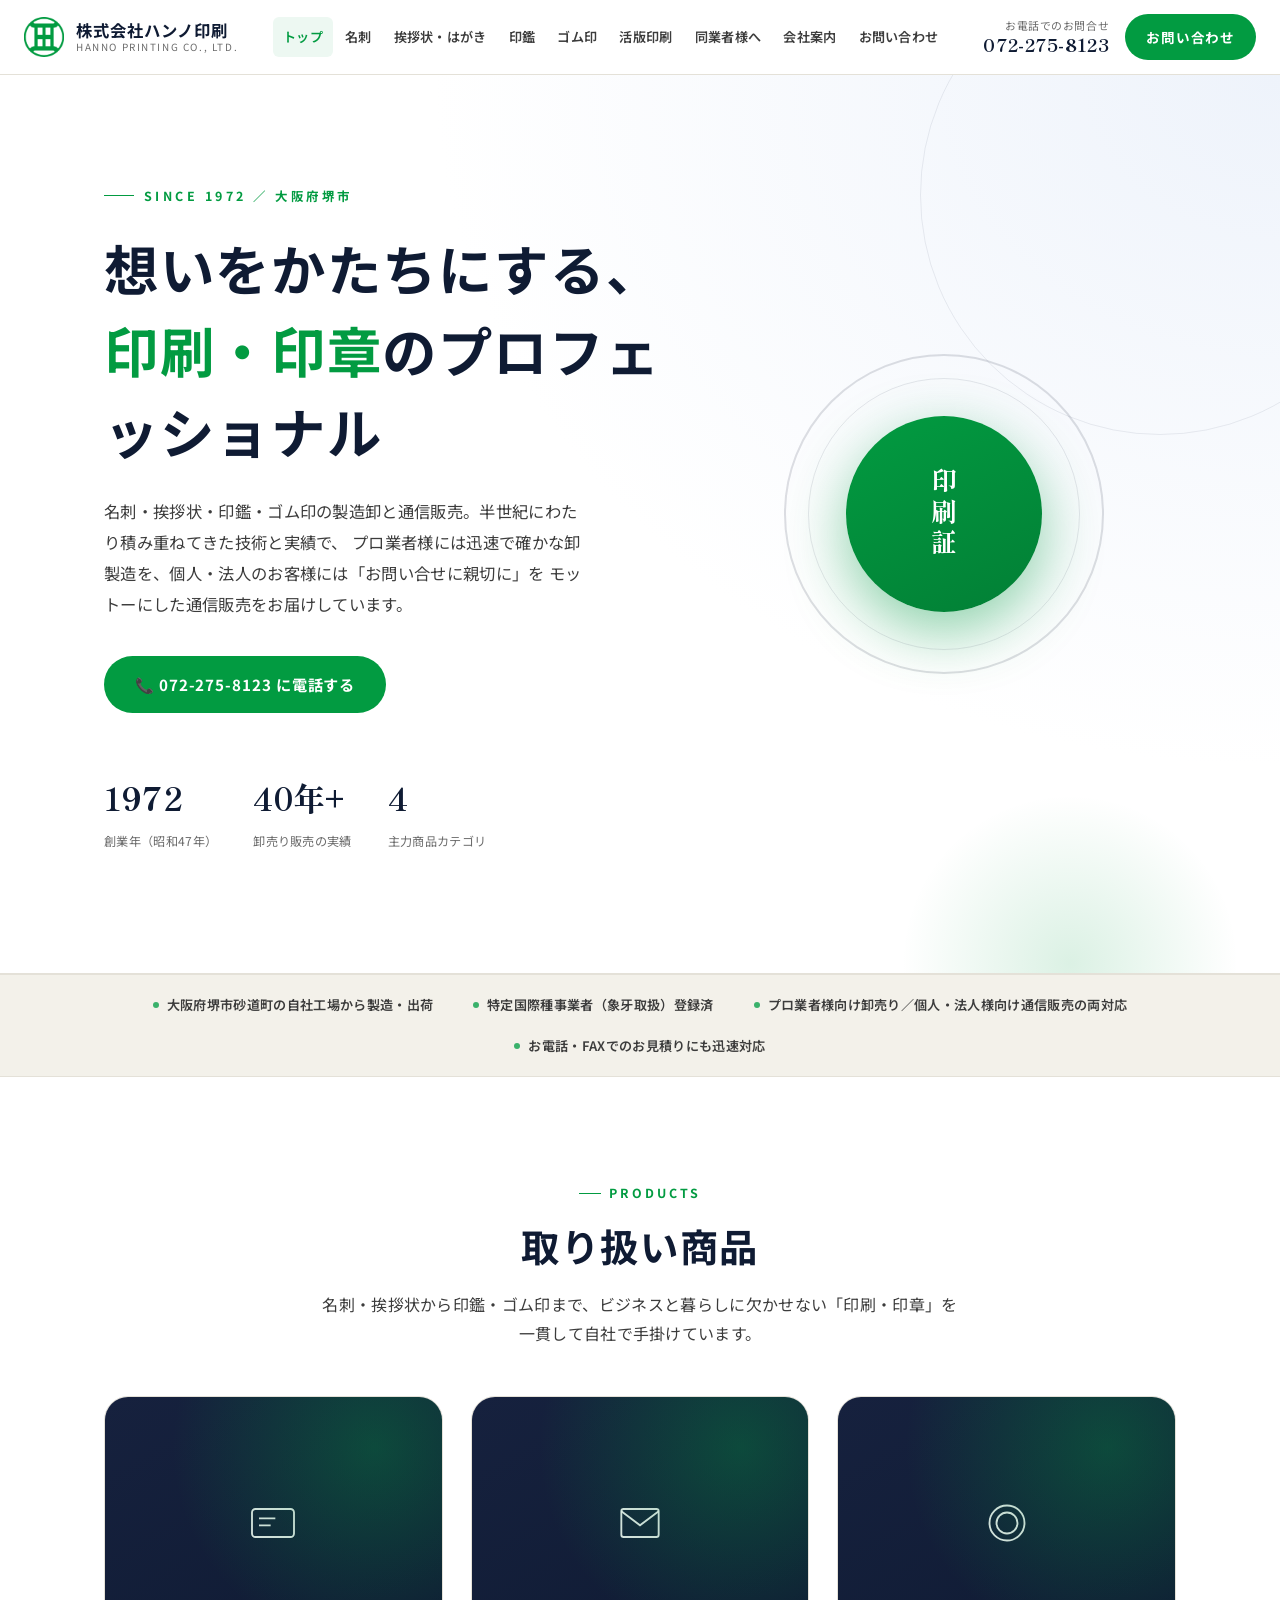
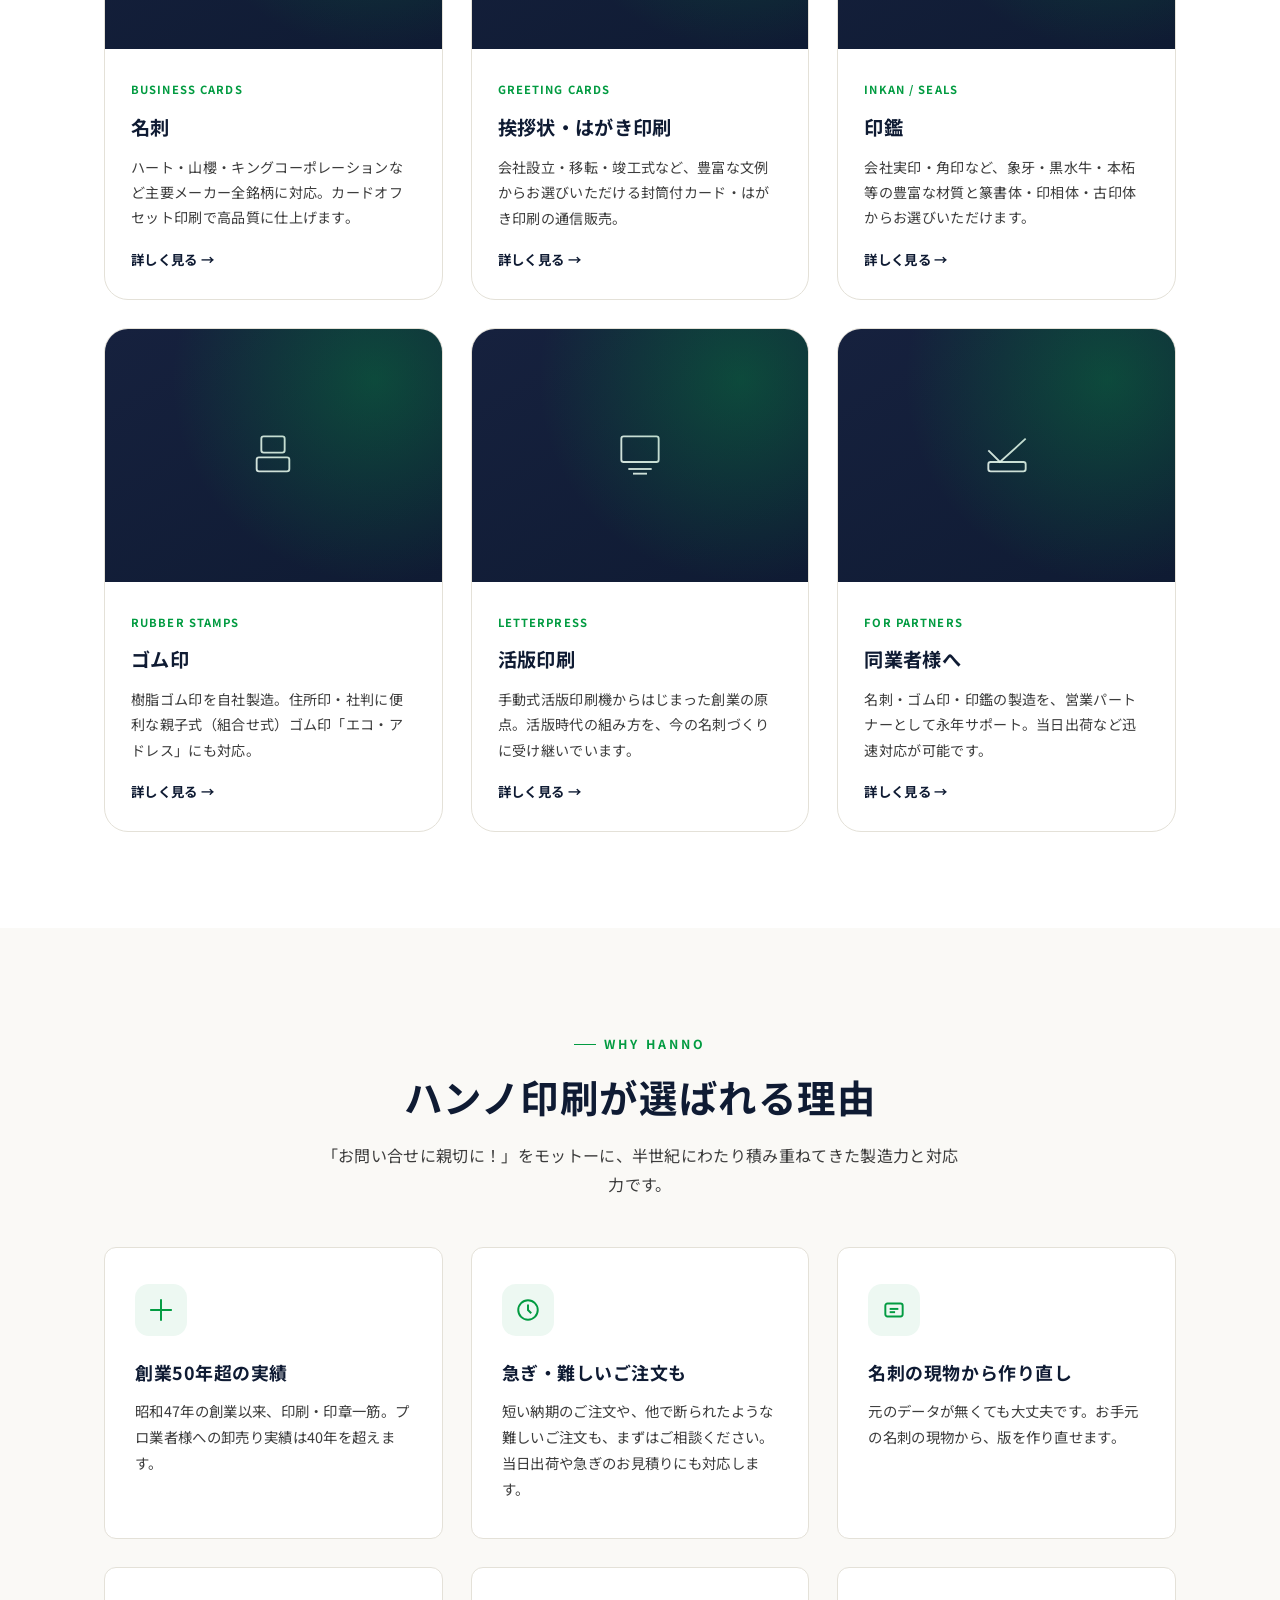
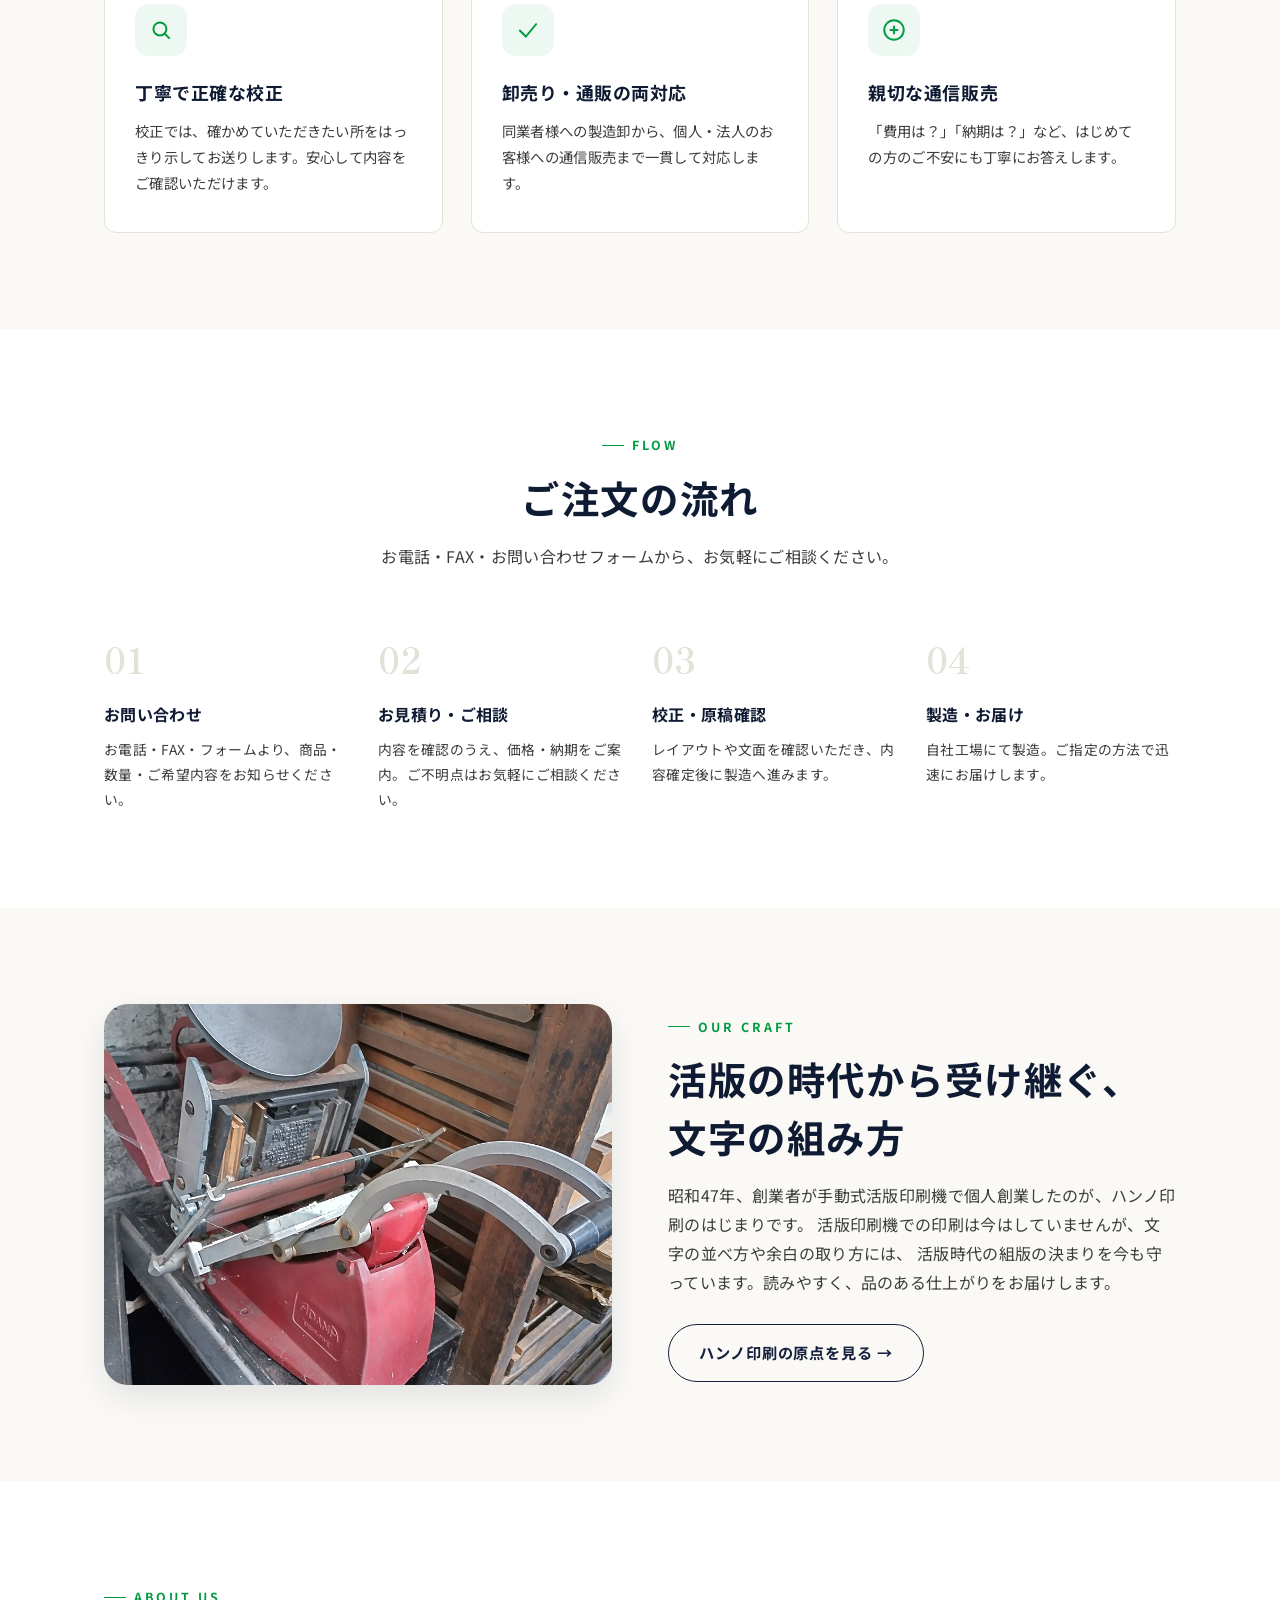
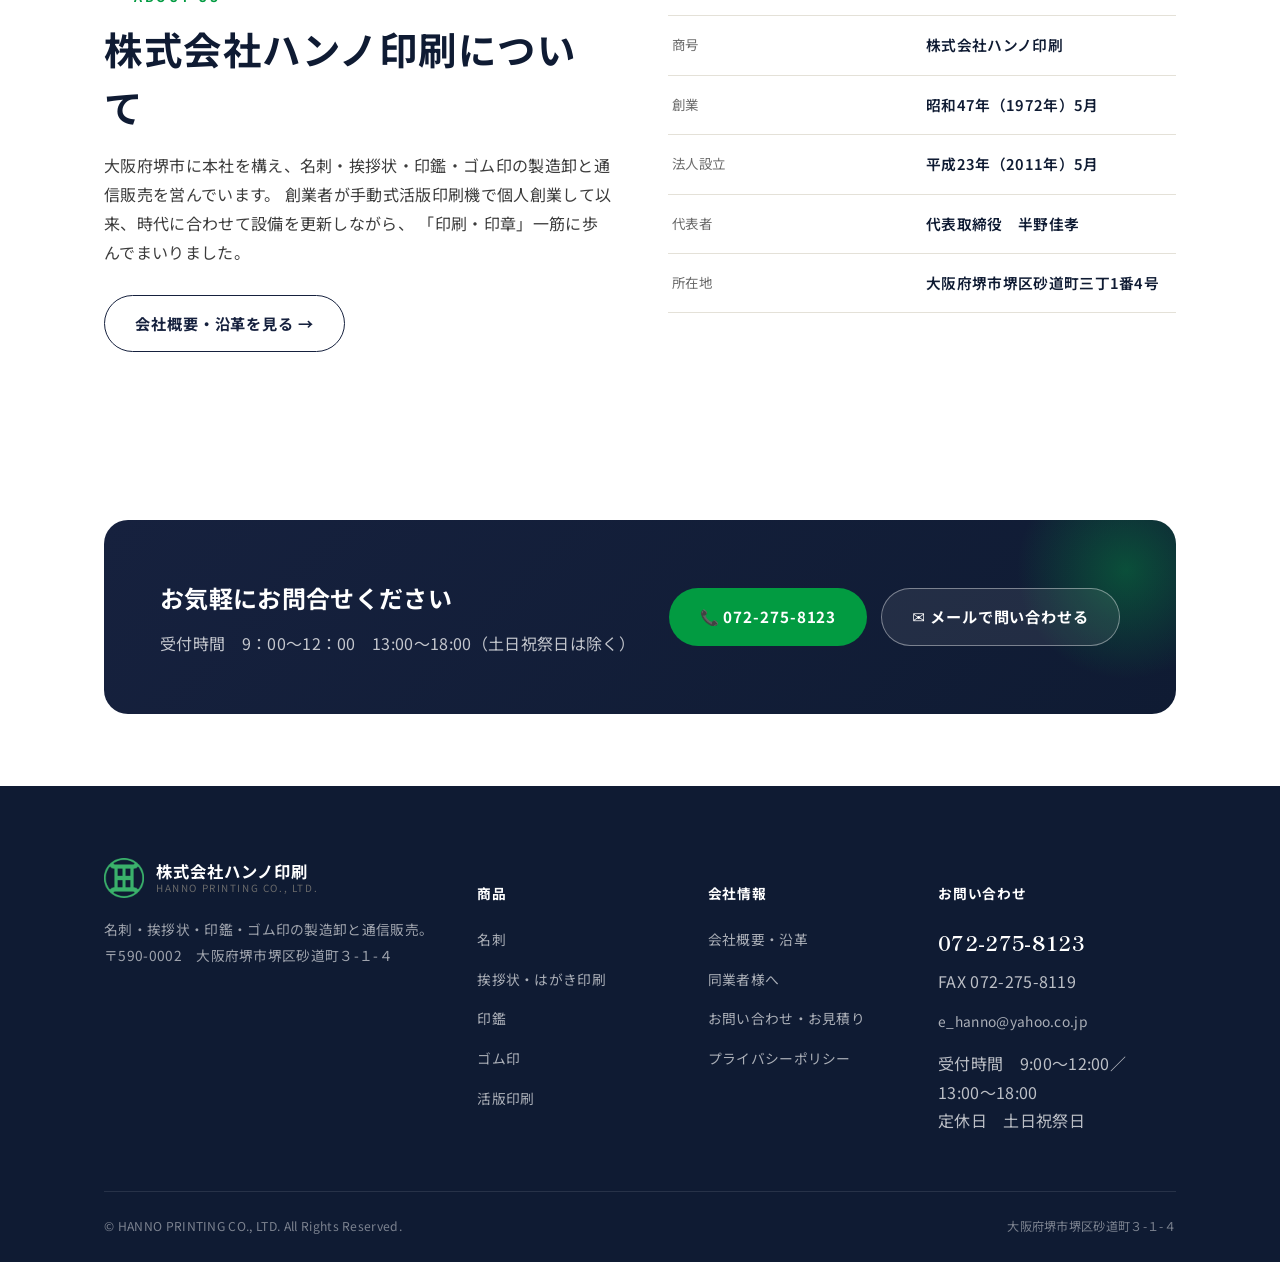
<file: index.html>
<!doctype html>
<html lang="ja">
<head>
<meta charset="UTF-8">
<meta name="viewport" content="width=device-width, initial-scale=1">
<title>名刺・挨拶状・印鑑・ゴム印の製造卸と通信販売｜株式会社ハンノ印刷（大阪府堺市）</title>
<meta name="description" content="大阪府堺市の株式会社ハンノ印刷。名刺・挨拶状・印鑑・ゴム印の製造卸と通信販売を昭和47年の創業以来手掛けています。プロ業者様への卸売りから、個人・法人様への通信販売まで、親切・迅速な対応をお約束します。">
<link rel="preconnect" href="https://fonts.googleapis.com">
<link rel="preconnect" href="https://fonts.gstatic.com" crossorigin>
<link href="https://fonts.googleapis.com/css2?family=Noto+Sans+JP:wght@400;500;600;700&family=Shippori+Mincho:wght@600;700&display=swap" rel="stylesheet">
<link rel="stylesheet" href="assets/css/style.css">
</head>
<body>

<header class="site-header">
  <div class="header-inner">
    <a href="index.html" class="brand">
      <img class="brand-mark" src="assets/img/hanno-mark.png" alt="ハンノ印刷の社章">
      <span class="brand-text">
        <span class="brand-jp">株式会社ハンノ印刷</span>
        <span class="brand-en">HANNO PRINTING CO., LTD.</span>
      </span>
    </a>
    <nav class="main-nav">
      <a href="index.html" class="active">トップ</a>
      <a href="business-cards.html">名刺</a>
      <a href="greeting-cards.html">挨拶状・はがき</a>
      <a href="inkan.html">印鑑</a>
      <a href="gomuin.html">ゴム印</a>
      <a href="letterpress.html">活版印刷</a>
      <a href="wholesale.html">同業者様へ</a>
      <a href="company.html">会社案内</a>
      <a href="contact.html">お問い合わせ</a>
    </nav>
    <div class="header-cta">
      <div class="header-tel">
        <span class="tel-label">お電話でのお問合せ</span>
        <a class="tel-number" href="tel:0722758123">072-275-8123</a>
      </div>
      <a href="contact.html" class="btn btn-primary btn-sm">お問い合わせ</a>
      <button class="nav-toggle" aria-label="メニューを開く">
        <svg viewBox="0 0 24 24" width="24" height="24" fill="none" stroke="currentColor" stroke-width="2" stroke-linecap="round"><line x1="3" y1="6" x2="21" y2="6"/><line x1="3" y1="12" x2="21" y2="12"/><line x1="3" y1="18" x2="21" y2="18"/></svg>
      </button>
    </div>
  </div>
</header>

<div class="mobile-nav">
  <div class="mobile-nav-head">
    <span class="brand-jp" style="color:#fff;font-weight:700;">MENU</span>
    <button class="mobile-nav-close" aria-label="閉じる">×</button>
  </div>
  <ul>
    <li><a href="index.html">トップページ</a></li>
    <li><a href="business-cards.html">名刺</a></li>
    <li><a href="greeting-cards.html">挨拶状・はがき印刷</a></li>
    <li><a href="examples.html">挨拶状 文例集</a></li>
    <li><a href="inkan.html">印鑑</a></li>
    <li><a href="gomuin.html">ゴム印</a></li>
    <li><a href="letterpress.html">活版印刷</a></li>
    <li><a href="wholesale.html">同業者様へ</a></li>
    <li><a href="company.html">会社案内</a></li>
    <li><a href="contact.html">お問い合わせ・お見積り</a></li>
    <li><a href="privacy.html">プライバシーポリシー</a></li>
  </ul>
  <a class="mn-tel" href="tel:0722758123">📞 072-275-8123（お電話でのお問合せ）</a>
</div>

<main>

  <!-- ===== HERO ===== -->
  <section class="hero">
    <div class="hero-inner">
      <div class="hero-copy">
        <span class="hero-eyebrow">Since 1972 ／ 大阪府堺市</span>
        <h1>想いをかたちにする、<br><em>印刷・印章</em>のプロフェッショナル</h1>
        <p class="hero-lead">
          名刺・挨拶状・印鑑・ゴム印の製造卸と通信販売。半世紀にわたり積み重ねてきた技術と実績で、
          プロ業者様には迅速で確かな卸製造を、個人・法人のお客様には「お問い合せに親切に」を
          モットーにした通信販売をお届けしています。
        </p>
        <div class="hero-actions">
          <a href="tel:0722758123" class="btn btn-primary">📞 072-275-8123 に電話する</a>
          <a href="contact.html" class="btn btn-ghost-light">お見積り・お問い合わせ</a>
        </div>
        <div class="hero-stats">
          <div class="stat">
            <div class="stat-num">1972</div>
            <div class="stat-label">創業年（昭和47年）</div>
          </div>
          <div class="stat">
            <div class="stat-num">40年+</div>
            <div class="stat-label">卸売り販売の実績</div>
          </div>
          <div class="stat">
            <div class="stat-num">4</div>
            <div class="stat-label">主力商品カテゴリ</div>
          </div>
        </div>
      </div>
      <div class="hero-visual">
        <div class="seal-emblem">
          <div class="seal-core"><span>印刷証</span></div>
        </div>
      </div>
    </div>
  </section>

  <div class="trust-strip">
    <div class="container">
      <span class="trust-item">大阪府堺市砂道町の自社工場から製造・出荷</span>
      <span class="trust-item">特定国際種事業者（象牙取扱）登録済</span>
      <span class="trust-item">プロ業者様向け卸売り／個人・法人様向け通信販売の両対応</span>
      <span class="trust-item">お電話・FAXでのお見積りにも迅速対応</span>
    </div>
  </div>

  <!-- ===== PRODUCTS ===== -->
  <section class="section" id="products">
    <div class="container">
      <div class="section-head center">
        <span class="eyebrow">Products</span>
        <h2 class="section-title">取り扱い商品</h2>
        <p class="section-lead">
          名刺・挨拶状から印鑑・ゴム印まで、ビジネスと暮らしに欠かせない「印刷・印章」を
          一貫して自社で手掛けています。
        </p>
      </div>

      <div class="grid grid-3">
        <a href="business-cards.html" class="product-card">
          <div class="thumb">
            <svg viewBox="0 0 48 48" fill="none" stroke="currentColor" stroke-width="1.6"><rect x="6" y="12" width="36" height="24" rx="3"/><line x1="12" y1="20" x2="26" y2="20"/><line x1="12" y1="26" x2="22" y2="26"/></svg>
          </div>
          <div class="body">
            <span class="tag">BUSINESS CARDS</span>
            <h3>名刺</h3>
            <p>ハート・山櫻・キングコーポレーションなど主要メーカー全銘柄に対応。カードオフセット印刷で高品質に仕上げます。</p>
            <span class="more">詳しく見る →</span>
          </div>
        </a>

        <a href="greeting-cards.html" class="product-card">
          <div class="thumb">
            <svg viewBox="0 0 48 48" fill="none" stroke="currentColor" stroke-width="1.6"><path d="M8 14 L24 26 L40 14"/><rect x="8" y="12" width="32" height="24" rx="2"/></svg>
          </div>
          <div class="body">
            <span class="tag">GREETING CARDS</span>
            <h3>挨拶状・はがき印刷</h3>
            <p>会社設立・移転・竣工式など、豊富な文例からお選びいただける封筒付カード・はがき印刷の通信販売。</p>
            <span class="more">詳しく見る →</span>
          </div>
        </a>

        <a href="inkan.html" class="product-card">
          <div class="thumb">
            <svg viewBox="0 0 48 48" fill="none" stroke="currentColor" stroke-width="1.6"><circle cx="24" cy="24" r="15"/><circle cx="24" cy="24" r="9"/></svg>
          </div>
          <div class="body">
            <span class="tag">INKAN / SEALS</span>
            <h3>印鑑</h3>
            <p>会社実印・角印など、象牙・黒水牛・本柘等の豊富な材質と篆書体・印相体・古印体からお選びいただけます。</p>
            <span class="more">詳しく見る →</span>
          </div>
        </a>

        <a href="gomuin.html" class="product-card">
          <div class="thumb">
            <svg viewBox="0 0 48 48" fill="none" stroke="currentColor" stroke-width="1.6"><rect x="14" y="8" width="20" height="14" rx="2"/><rect x="10" y="26" width="28" height="12" rx="2"/></svg>
          </div>
          <div class="body">
            <span class="tag">RUBBER STAMPS</span>
            <h3>ゴム印</h3>
            <p>樹脂ゴム印を自社製造。住所印・社判に便利な親子式（組合せ式）ゴム印「エコ・アドレス」にも対応。</p>
            <span class="more">詳しく見る →</span>
          </div>
        </a>

        <a href="letterpress.html" class="product-card">
          <div class="thumb">
            <svg viewBox="0 0 48 48" fill="none" stroke="currentColor" stroke-width="1.6"><rect x="8" y="8" width="32" height="22" rx="2"/><line x1="14" y1="36" x2="34" y2="36"/><line x1="18" y1="40" x2="30" y2="40"/></svg>
          </div>
          <div class="body">
            <span class="tag">LETTERPRESS</span>
            <h3>活版印刷</h3>
            <p>手動式活版印刷機からはじまった創業の原点。活版時代の組み方を、今の名刺づくりに受け継いでいます。</p>
            <span class="more">詳しく見る →</span>
          </div>
        </a>

        <a href="wholesale.html" class="product-card">
          <div class="thumb">
            <svg viewBox="0 0 48 48" fill="none" stroke="currentColor" stroke-width="1.6"><path d="M8 20 L18 30 L40 10"/><rect x="8" y="30" width="32" height="8" rx="2"/></svg>
          </div>
          <div class="body">
            <span class="tag">FOR PARTNERS</span>
            <h3>同業者様へ</h3>
            <p>名刺・ゴム印・印鑑の製造を、営業パートナーとして永年サポート。当日出荷など迅速対応が可能です。</p>
            <span class="more">詳しく見る →</span>
          </div>
        </a>
      </div>
    </div>
  </section>

  <!-- ===== WHY US ===== -->
  <section class="section alt">
    <div class="container">
      <div class="section-head center">
        <span class="eyebrow">Why Hanno</span>
        <h2 class="section-title">ハンノ印刷が選ばれる理由</h2>
        <p class="section-lead">「お問い合せに親切に！」をモットーに、半世紀にわたり積み重ねてきた製造力と対応力です。</p>
      </div>
      <div class="grid grid-3">
        <div class="card">
          <div class="card-icon"><svg viewBox="0 0 24 24" fill="none" stroke="currentColor" stroke-width="1.8"><path d="M12 2v20M2 12h20"/></svg></div>
          <h3>創業50年超の実績</h3>
          <p>昭和47年の創業以来、印刷・印章一筋。プロ業者様への卸売り実績は40年を超えます。</p>
        </div>
        <div class="card">
          <div class="card-icon"><svg viewBox="0 0 24 24" fill="none" stroke="currentColor" stroke-width="1.8"><circle cx="12" cy="12" r="9"/><path d="M12 7v5l3 3"/></svg></div>
          <h3>急ぎ・難しいご注文も</h3>
          <p>短い納期のご注文や、他で断られたような難しいご注文も、まずはご相談ください。当日出荷や急ぎのお見積りにも対応します。</p>
        </div>
        <div class="card">
          <div class="card-icon"><svg viewBox="0 0 24 24" fill="none" stroke="currentColor" stroke-width="1.8"><rect x="4" y="6" width="16" height="12" rx="2"/><line x1="8" y1="11" x2="16" y2="11"/><line x1="8" y1="14" x2="13" y2="14"/></svg></div>
          <h3>名刺の現物から作り直し</h3>
          <p>元のデータが無くても大丈夫です。お手元の名刺の現物から、版を作り直せます。</p>
        </div>
        <div class="card">
          <div class="card-icon"><svg viewBox="0 0 24 24" fill="none" stroke="currentColor" stroke-width="1.8"><circle cx="11" cy="11" r="6"/><path d="M20 20l-4.5-4.5"/></svg></div>
          <h3>丁寧で正確な校正</h3>
          <p>校正では、確かめていただきたい所をはっきり示してお送りします。安心して内容をご確認いただけます。</p>
        </div>
        <div class="card">
          <div class="card-icon"><svg viewBox="0 0 24 24" fill="none" stroke="currentColor" stroke-width="1.8"><path d="M4 12l6 6L20 6"/></svg></div>
          <h3>卸売り・通販の両対応</h3>
          <p>同業者様への製造卸から、個人・法人のお客様への通信販売まで一貫して対応します。</p>
        </div>
        <div class="card">
          <div class="card-icon"><svg viewBox="0 0 24 24" fill="none" stroke="currentColor" stroke-width="1.8"><path d="M3 12a9 9 0 1018 0 9 9 0 00-18 0z"/><path d="M8 12h8M12 8v8"/></svg></div>
          <h3>親切な通信販売</h3>
          <p>「費用は？」「納期は？」など、はじめての方のご不安にも丁寧にお答えします。</p>
        </div>
      </div>
    </div>
  </section>

  <!-- ===== FLOW ===== -->
  <section class="section">
    <div class="container">
      <div class="section-head center">
        <span class="eyebrow">Flow</span>
        <h2 class="section-title">ご注文の流れ</h2>
        <p class="section-lead">お電話・FAX・お問い合わせフォームから、お気軽にご相談ください。</p>
      </div>
      <div class="steps">
        <div class="step">
          <h4>お問い合わせ</h4>
          <p>お電話・FAX・フォームより、商品・数量・ご希望内容をお知らせください。</p>
        </div>
        <div class="step">
          <h4>お見積り・ご相談</h4>
          <p>内容を確認のうえ、価格・納期をご案内。ご不明点はお気軽にご相談ください。</p>
        </div>
        <div class="step">
          <h4>校正・原稿確認</h4>
          <p>レイアウトや文面を確認いただき、内容確定後に製造へ進みます。</p>
        </div>
        <div class="step">
          <h4>製造・お届け</h4>
          <p>自社工場にて製造。ご指定の方法で迅速にお届けします。</p>
        </div>
      </div>
    </div>
  </section>

  <!-- ===== CRAFTSMANSHIP / PHOTO =====
       Photo: "Adana letterpress" by Smirkybec, CC BY-SA 4.0, via Wikimedia Commons
       https://commons.wikimedia.org/wiki/File:Adana_letterpress.jpg -->
  <section class="section alt">
    <div class="container">
      <div class="grid grid-2" style="align-items:center; gap:56px;">
        <div class="photo-frame">
          <img src="assets/img/letterpress-machine.jpg" alt="創業当時に使っていた手動式活版印刷機のイメージ" loading="lazy">
        </div>
        <div>
          <span class="eyebrow">Our Craft</span>
          <h2 class="section-title">活版の時代から受け継ぐ、<br>文字の組み方</h2>
          <p class="section-lead">
            昭和47年、創業者が手動式活版印刷機で個人創業したのが、ハンノ印刷のはじまりです。
            活版印刷機での印刷は今はしていませんが、文字の並べ方や余白の取り方には、
            活版時代の組版の決まりを今も守っています。読みやすく、品のある仕上がりをお届けします。
          </p>
          <a href="letterpress.html" class="btn btn-outline" style="margin-top:28px;">ハンノ印刷の原点を見る →</a>
        </div>
      </div>
    </div>
  </section>

  <!-- ===== COMPANY SUMMARY ===== -->
  <section class="section">
    <div class="container">
      <div class="grid grid-2" style="align-items:center; gap:56px;">
        <div>
          <span class="eyebrow">About Us</span>
          <h2 class="section-title">株式会社ハンノ印刷について</h2>
          <p class="section-lead">
            大阪府堺市に本社を構え、名刺・挨拶状・印鑑・ゴム印の製造卸と通信販売を営んでいます。
            創業者が手動式活版印刷機で個人創業して以来、時代に合わせて設備を更新しながら、
            「印刷・印章」一筋に歩んでまいりました。
          </p>
          <a href="company.html" class="btn btn-outline" style="margin-top:28px;">会社概要・沿革を見る →</a>
        </div>
        <dl class="spec-list">
          <dt>商号</dt><dd>株式会社ハンノ印刷</dd>
          <dt>創業</dt><dd>昭和47年（1972年）5月</dd>
          <dt>法人設立</dt><dd>平成23年（2011年）5月</dd>
          <dt>代表者</dt><dd>代表取締役　半野佳孝</dd>
          <dt>所在地</dt><dd>大阪府堺市堺区砂道町三丁1番4号</dd>
        </dl>
      </div>
    </div>
  </section>

  <!-- ===== CTA ===== -->
  <section class="section tight">
    <div class="container">
      <div class="cta-banner">
        <div>
          <h3>お気軽にお問合せください</h3>
          <p>受付時間　9：00〜12：00　13:00〜18:00（土日祝祭日は除く）</p>
        </div>
        <div class="cta-actions">
          <a href="tel:0722758123" class="btn btn-primary">📞 072-275-8123</a>
          <a href="mailto:e_hanno@yahoo.co.jp" class="btn btn-ghost-light">✉ メールで問い合わせる</a>
        </div>
      </div>
    </div>
  </section>

</main>

<footer class="site-footer">
  <div class="container">
    <div class="footer-grid">
      <div class="footer-brand">
        <a href="index.html" class="brand">
          <img class="brand-mark" src="assets/img/hanno-mark-light.png" alt="ハンノ印刷の社章">
          <span class="brand-text">
            <span class="brand-jp">株式会社ハンノ印刷</span>
            <span class="brand-en">HANNO PRINTING CO., LTD.</span>
          </span>
        </a>
        <p>名刺・挨拶状・印鑑・ゴム印の製造卸と通信販売。<br>〒590-0002　大阪府堺市堺区砂道町３-１-４</p>
      </div>
      <div class="footer-col">
        <h5>商品</h5>
        <ul>
          <li><a href="business-cards.html">名刺</a></li>
          <li><a href="greeting-cards.html">挨拶状・はがき印刷</a></li>
          <li><a href="inkan.html">印鑑</a></li>
          <li><a href="gomuin.html">ゴム印</a></li>
          <li><a href="letterpress.html">活版印刷</a></li>
        </ul>
      </div>
      <div class="footer-col">
        <h5>会社情報</h5>
        <ul>
          <li><a href="company.html">会社概要・沿革</a></li>
          <li><a href="wholesale.html">同業者様へ</a></li>
          <li><a href="contact.html">お問い合わせ・お見積り</a></li>
          <li><a href="privacy.html">プライバシーポリシー</a></li>
        </ul>
      </div>
      <div class="footer-col footer-contact">
        <h5>お問い合わせ</h5>
        <a class="tel" href="tel:0722758123">072-275-8123</a>
        <p style="margin-top:6px;">FAX 072-275-8119</p>
        <p style="margin-top:10px;"><a href="mailto:e_hanno@yahoo.co.jp">e_hanno@yahoo.co.jp</a></p>
        <p style="margin-top:14px;">受付時間　9:00〜12:00／13:00〜18:00<br>定休日　土日祝祭日</p>
      </div>
    </div>
    <div class="footer-bottom">
      <span>&copy; HANNO PRINTING CO., LTD. All Rights Reserved.</span>
      <span>大阪府堺市堺区砂道町３-１-４</span>
    </div>
  </div>
</footer>

<div class="mobile-cta">
  <div class="mobile-cta-inner">
    <a href="tel:0722758123" class="call">📞 電話する</a>
    <a href="mailto:e_hanno@yahoo.co.jp" class="mail">✉ メールする</a>
  </div>
</div>

<script src="assets/js/main.js"></script>
</body>
</html>
</file>
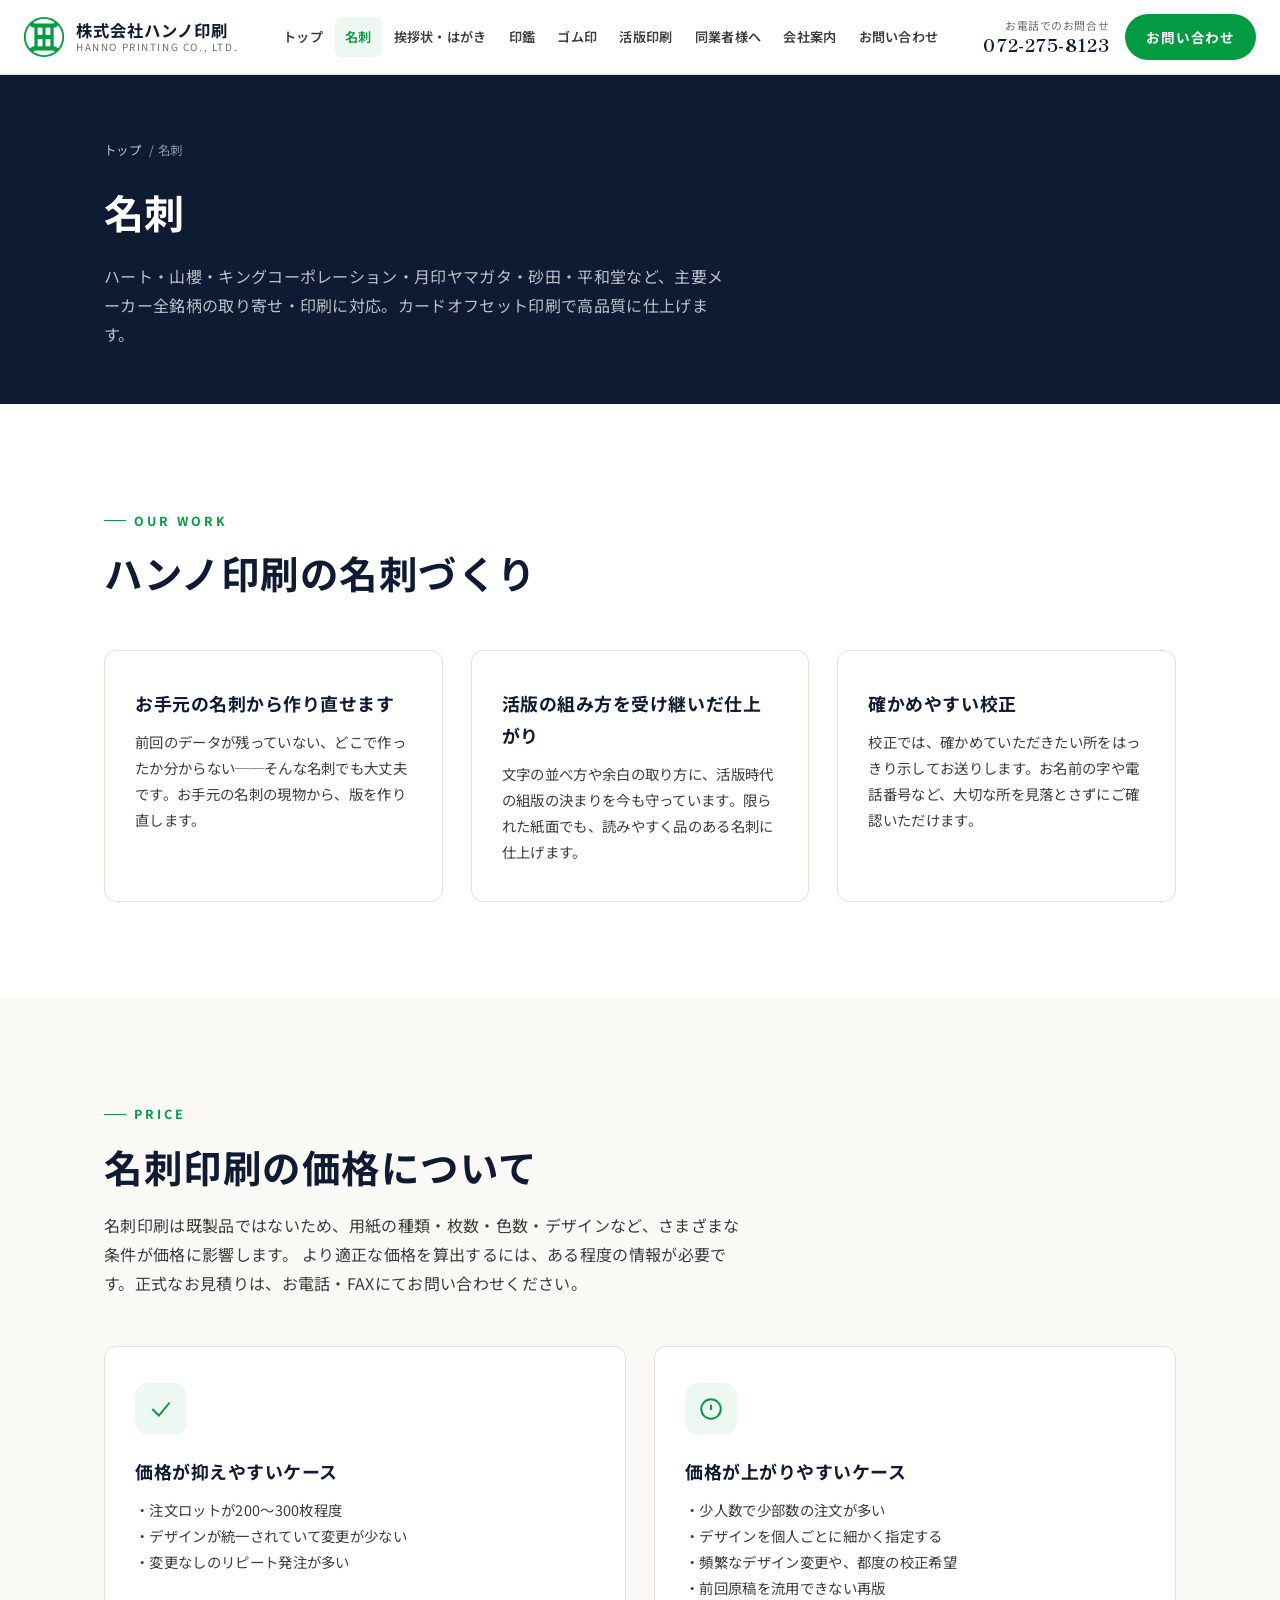
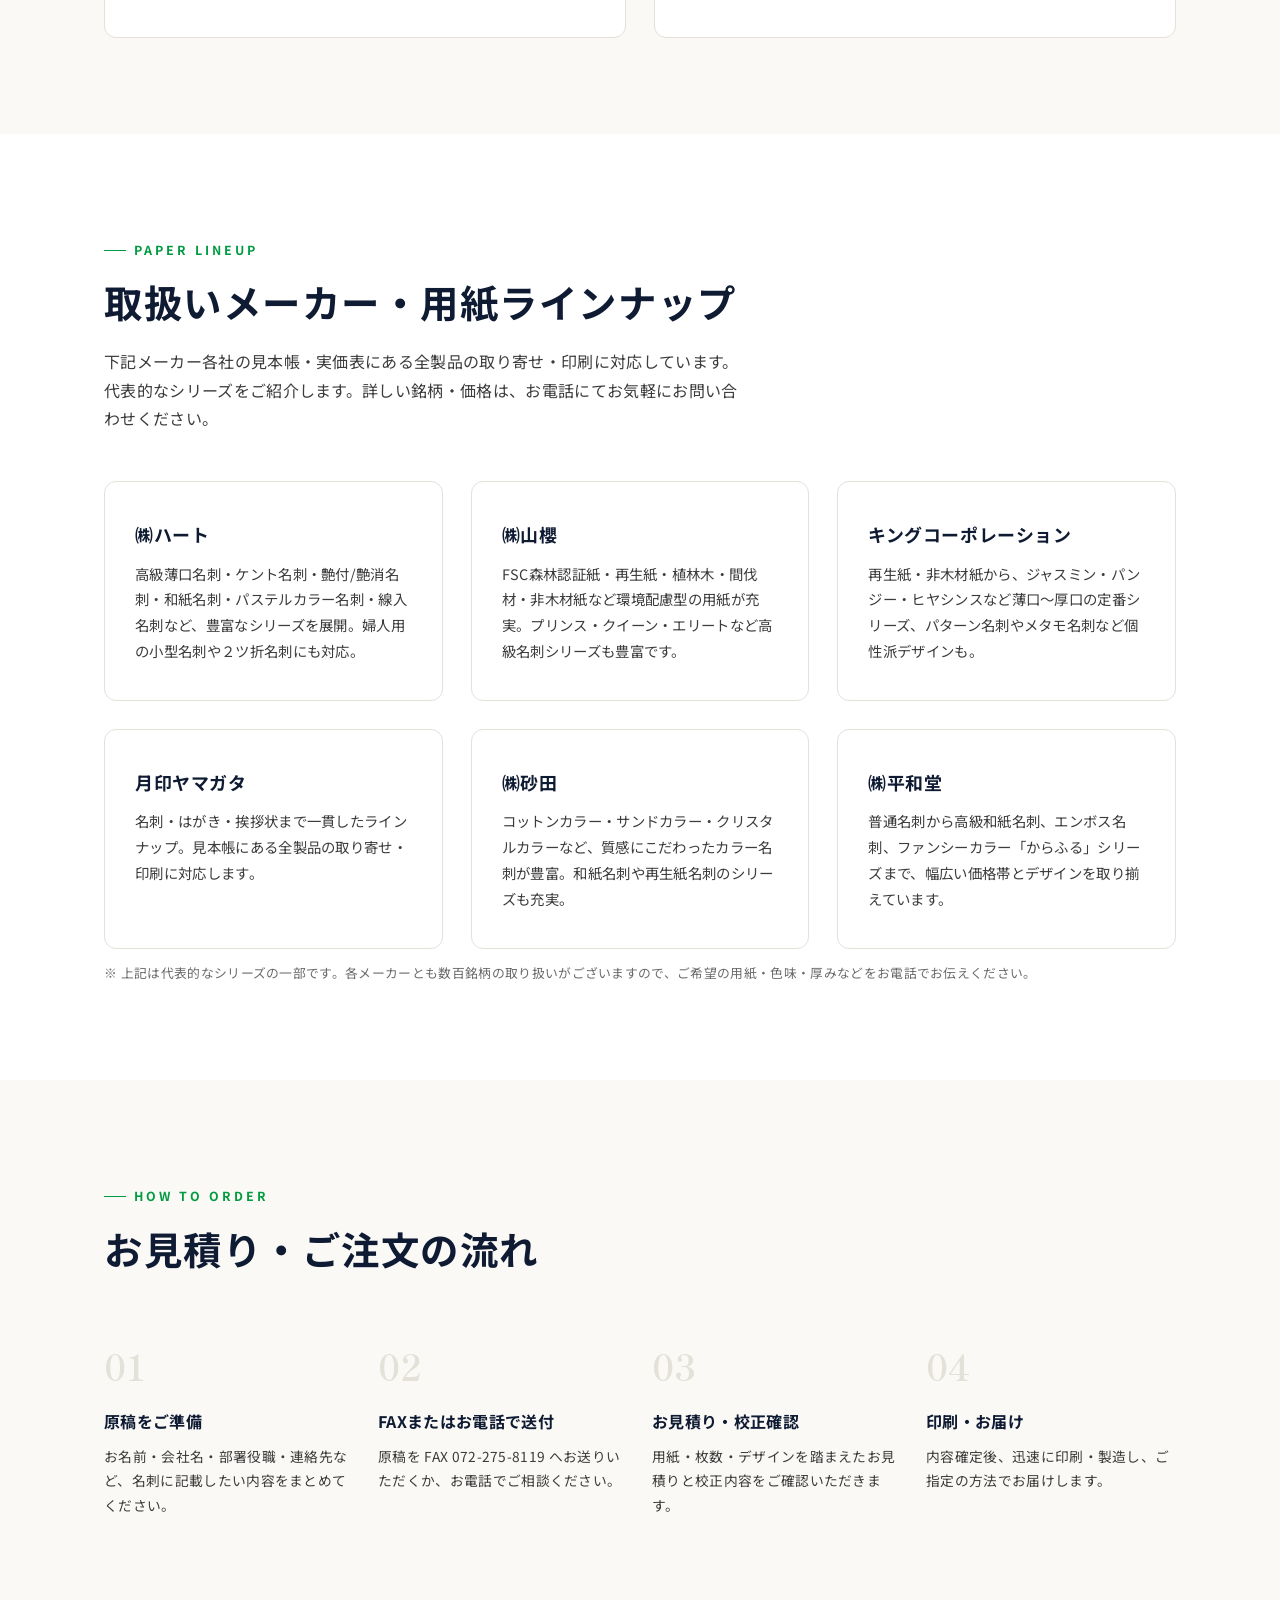
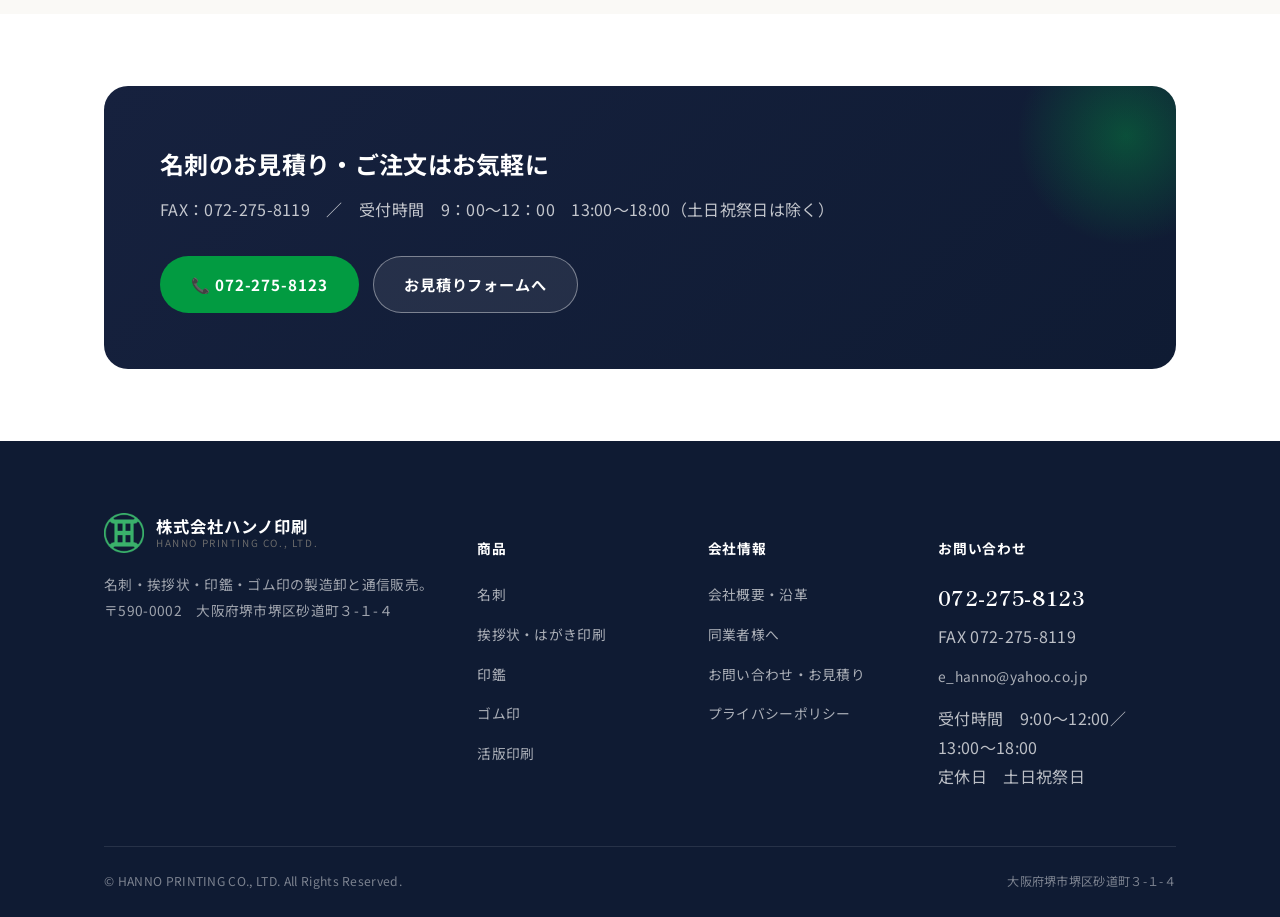
<file: business-cards.html>
<!doctype html>
<html lang="ja">
<head>
<meta charset="UTF-8">
<meta name="viewport" content="width=device-width, initial-scale=1">
<title>名刺印刷｜株式会社ハンノ印刷（大阪府堺市）</title>
<meta name="description" content="株式会社ハンノ印刷の名刺印刷。ハート・山櫻・キングコーポレーション・月印ヤマガタ・砂田・平和堂など主要メーカー全銘柄の取り寄せ・印刷に対応。カードオフセット印刷で高品質に仕上げます。">
<link rel="preconnect" href="https://fonts.googleapis.com">
<link rel="preconnect" href="https://fonts.gstatic.com" crossorigin>
<link href="https://fonts.googleapis.com/css2?family=Noto+Sans+JP:wght@400;500;600;700&family=Shippori+Mincho:wght@600;700&display=swap" rel="stylesheet">
<link rel="stylesheet" href="assets/css/style.css">
</head>
<body>

<header class="site-header">
  <div class="header-inner">
    <a href="index.html" class="brand">
      <img class="brand-mark" src="assets/img/hanno-mark.png" alt="ハンノ印刷の社章">
      <span class="brand-text">
        <span class="brand-jp">株式会社ハンノ印刷</span>
        <span class="brand-en">HANNO PRINTING CO., LTD.</span>
      </span>
    </a>
    <nav class="main-nav">
      <a href="index.html">トップ</a>
      <a href="business-cards.html" class="active">名刺</a>
      <a href="greeting-cards.html">挨拶状・はがき</a>
      <a href="inkan.html">印鑑</a>
      <a href="gomuin.html">ゴム印</a>
      <a href="letterpress.html">活版印刷</a>
      <a href="wholesale.html">同業者様へ</a>
      <a href="company.html">会社案内</a>
      <a href="contact.html">お問い合わせ</a>
    </nav>
    <div class="header-cta">
      <div class="header-tel">
        <span class="tel-label">お電話でのお問合せ</span>
        <a class="tel-number" href="tel:0722758123">072-275-8123</a>
      </div>
      <a href="contact.html" class="btn btn-primary btn-sm">お問い合わせ</a>
      <button class="nav-toggle" aria-label="メニューを開く">
        <svg viewBox="0 0 24 24" width="24" height="24" fill="none" stroke="currentColor" stroke-width="2" stroke-linecap="round"><line x1="3" y1="6" x2="21" y2="6"/><line x1="3" y1="12" x2="21" y2="12"/><line x1="3" y1="18" x2="21" y2="18"/></svg>
      </button>
    </div>
  </div>
</header>

<div class="mobile-nav">
  <div class="mobile-nav-head">
    <span class="brand-jp" style="color:#fff;font-weight:700;">MENU</span>
    <button class="mobile-nav-close" aria-label="閉じる">×</button>
  </div>
  <ul>
    <li><a href="index.html">トップページ</a></li>
    <li><a href="business-cards.html">名刺</a></li>
    <li><a href="greeting-cards.html">挨拶状・はがき印刷</a></li>
    <li><a href="examples.html">挨拶状 文例集</a></li>
    <li><a href="inkan.html">印鑑</a></li>
    <li><a href="gomuin.html">ゴム印</a></li>
    <li><a href="letterpress.html">活版印刷</a></li>
    <li><a href="wholesale.html">同業者様へ</a></li>
    <li><a href="company.html">会社案内</a></li>
    <li><a href="contact.html">お問い合わせ・お見積り</a></li>
    <li><a href="privacy.html">プライバシーポリシー</a></li>
  </ul>
  <a class="mn-tel" href="tel:0722758123">📞 072-275-8123（お電話でのお問合せ）</a>
</div>

<main>

  <div class="page-header">
    <div class="container">
      <div class="crumb"><a href="index.html">トップ</a> / 名刺</div>
      <h1>名刺</h1>
      <p>ハート・山櫻・キングコーポレーション・月印ヤマガタ・砂田・平和堂など、主要メーカー全銘柄の取り寄せ・印刷に対応。カードオフセット印刷で高品質に仕上げます。</p>
    </div>
  </div>

  <section class="section">
    <div class="container">
      <div class="section-head">
        <span class="eyebrow">Our Work</span>
        <h2 class="section-title">ハンノ印刷の名刺づくり</h2>
      </div>
      <div class="grid grid-3">
        <div class="card">
          <h3>お手元の名刺から作り直せます</h3>
          <p>前回のデータが残っていない、どこで作ったか分からない──そんな名刺でも大丈夫です。お手元の名刺の現物から、版を作り直します。</p>
        </div>
        <div class="card">
          <h3>活版の組み方を受け継いだ仕上がり</h3>
          <p>文字の並べ方や余白の取り方に、活版時代の組版の決まりを今も守っています。限られた紙面でも、読みやすく品のある名刺に仕上げます。</p>
        </div>
        <div class="card">
          <h3>確かめやすい校正</h3>
          <p>校正では、確かめていただきたい所をはっきり示してお送りします。お名前の字や電話番号など、大切な所を見落とさずにご確認いただけます。</p>
        </div>
      </div>
    </div>
  </section>

  <section class="section alt">
    <div class="container">
      <div class="section-head">
        <span class="eyebrow">Price</span>
        <h2 class="section-title">名刺印刷の価格について</h2>
        <p class="section-lead">
          名刺印刷は既製品ではないため、用紙の種類・枚数・色数・デザインなど、さまざまな条件が価格に影響します。
          より適正な価格を算出するには、ある程度の情報が必要です。正式なお見積りは、お電話・FAXにてお問い合わせください。
        </p>
      </div>

      <div class="grid grid-2">
        <div class="card">
          <div class="card-icon"><svg viewBox="0 0 24 24" fill="none" stroke="currentColor" stroke-width="1.8"><path d="M4 12l6 6L20 6"/></svg></div>
          <h3>価格が抑えやすいケース</h3>
          <p>・注文ロットが200〜300枚程度<br>・デザインが統一されていて変更が少ない<br>・変更なしのリピート発注が多い</p>
        </div>
        <div class="card">
          <div class="card-icon"><svg viewBox="0 0 24 24" fill="none" stroke="currentColor" stroke-width="1.8"><circle cx="12" cy="12" r="9"/><path d="M12 8v5M12 16h.01"/></svg></div>
          <h3>価格が上がりやすいケース</h3>
          <p>・少人数で少部数の注文が多い<br>・デザインを個人ごとに細かく指定する<br>・頻繁なデザイン変更や、都度の校正希望<br>・前回原稿を流用できない再版</p>
        </div>
      </div>
    </div>
  </section>

  <section class="section">
    <div class="container">
      <div class="section-head">
        <span class="eyebrow">Paper Lineup</span>
        <h2 class="section-title">取扱いメーカー・用紙ラインナップ</h2>
        <p class="section-lead">下記メーカー各社の見本帳・実価表にある全製品の取り寄せ・印刷に対応しています。代表的なシリーズをご紹介します。詳しい銘柄・価格は、お電話にてお気軽にお問い合わせください。</p>
      </div>

      <div class="grid grid-3">
        <div class="card">
          <h3>㈱ハート</h3>
          <p>高級薄口名刺・ケント名刺・艶付/艶消名刺・和紙名刺・パステルカラー名刺・線入名刺など、豊富なシリーズを展開。婦人用の小型名刺や２ツ折名刺にも対応。</p>
        </div>
        <div class="card">
          <h3>㈱山櫻</h3>
          <p>FSC森林認証紙・再生紙・植林木・間伐材・非木材紙など環境配慮型の用紙が充実。プリンス・クイーン・エリートなど高級名刺シリーズも豊富です。</p>
        </div>
        <div class="card">
          <h3>キングコーポレーション</h3>
          <p>再生紙・非木材紙から、ジャスミン・パンジー・ヒヤシンスなど薄口〜厚口の定番シリーズ、パターン名刺やメタモ名刺など個性派デザインも。</p>
        </div>
        <div class="card">
          <h3>月印ヤマガタ</h3>
          <p>名刺・はがき・挨拶状まで一貫したラインナップ。見本帳にある全製品の取り寄せ・印刷に対応します。</p>
        </div>
        <div class="card">
          <h3>㈱砂田</h3>
          <p>コットンカラー・サンドカラー・クリスタルカラーなど、質感にこだわったカラー名刺が豊富。和紙名刺や再生紙名刺のシリーズも充実。</p>
        </div>
        <div class="card">
          <h3>㈱平和堂</h3>
          <p>普通名刺から高級和紙名刺、エンボス名刺、ファンシーカラー「からふる」シリーズまで、幅広い価格帯とデザインを取り揃えています。</p>
        </div>
      </div>
      <p class="table-note">※ 上記は代表的なシリーズの一部です。各メーカーとも数百銘柄の取り扱いがございますので、ご希望の用紙・色味・厚みなどをお電話でお伝えください。</p>
    </div>
  </section>

  <section class="section alt">
    <div class="container">
      <div class="section-head">
        <span class="eyebrow">How to Order</span>
        <h2 class="section-title">お見積り・ご注文の流れ</h2>
      </div>
      <div class="steps">
        <div class="step">
          <h4>原稿をご準備</h4>
          <p>お名前・会社名・部署役職・連絡先など、名刺に記載したい内容をまとめてください。</p>
        </div>
        <div class="step">
          <h4>FAXまたはお電話で送付</h4>
          <p>原稿を FAX 072-275-8119 へお送りいただくか、お電話でご相談ください。</p>
        </div>
        <div class="step">
          <h4>お見積り・校正確認</h4>
          <p>用紙・枚数・デザインを踏まえたお見積りと校正内容をご確認いただきます。</p>
        </div>
        <div class="step">
          <h4>印刷・お届け</h4>
          <p>内容確定後、迅速に印刷・製造し、ご指定の方法でお届けします。</p>
        </div>
      </div>
    </div>
  </section>

  <section class="section tight">
    <div class="container">
      <div class="cta-banner">
        <div>
          <h3>名刺のお見積り・ご注文はお気軽に</h3>
          <p>FAX：072-275-8119　／　受付時間　9：00〜12：00　13:00〜18:00（土日祝祭日は除く）</p>
        </div>
        <div class="cta-actions">
          <a href="tel:0722758123" class="btn btn-primary">📞 072-275-8123</a>
          <a href="contact.html" class="btn btn-ghost-light">お見積りフォームへ</a>
        </div>
      </div>
    </div>
  </section>

</main>

<footer class="site-footer">
  <div class="container">
    <div class="footer-grid">
      <div class="footer-brand">
        <a href="index.html" class="brand">
          <img class="brand-mark" src="assets/img/hanno-mark-light.png" alt="ハンノ印刷の社章">
          <span class="brand-text">
            <span class="brand-jp">株式会社ハンノ印刷</span>
            <span class="brand-en">HANNO PRINTING CO., LTD.</span>
          </span>
        </a>
        <p>名刺・挨拶状・印鑑・ゴム印の製造卸と通信販売。<br>〒590-0002　大阪府堺市堺区砂道町３-１-４</p>
      </div>
      <div class="footer-col">
        <h5>商品</h5>
        <ul>
          <li><a href="business-cards.html">名刺</a></li>
          <li><a href="greeting-cards.html">挨拶状・はがき印刷</a></li>
          <li><a href="inkan.html">印鑑</a></li>
          <li><a href="gomuin.html">ゴム印</a></li>
          <li><a href="letterpress.html">活版印刷</a></li>
        </ul>
      </div>
      <div class="footer-col">
        <h5>会社情報</h5>
        <ul>
          <li><a href="company.html">会社概要・沿革</a></li>
          <li><a href="wholesale.html">同業者様へ</a></li>
          <li><a href="contact.html">お問い合わせ・お見積り</a></li>
          <li><a href="privacy.html">プライバシーポリシー</a></li>
        </ul>
      </div>
      <div class="footer-col footer-contact">
        <h5>お問い合わせ</h5>
        <a class="tel" href="tel:0722758123">072-275-8123</a>
        <p style="margin-top:6px;">FAX 072-275-8119</p>
        <p style="margin-top:10px;"><a href="mailto:e_hanno@yahoo.co.jp">e_hanno@yahoo.co.jp</a></p>
        <p style="margin-top:14px;">受付時間　9:00〜12:00／13:00〜18:00<br>定休日　土日祝祭日</p>
      </div>
    </div>
    <div class="footer-bottom">
      <span>&copy; HANNO PRINTING CO., LTD. All Rights Reserved.</span>
      <span>大阪府堺市堺区砂道町３-１-４</span>
    </div>
  </div>
</footer>

<div class="mobile-cta">
  <div class="mobile-cta-inner">
    <a href="tel:0722758123" class="call">📞 電話する</a>
    <a href="mailto:e_hanno@yahoo.co.jp" class="mail">✉ メールする</a>
  </div>
</div>

<script src="assets/js/main.js"></script>
</body>
</html>
</file>
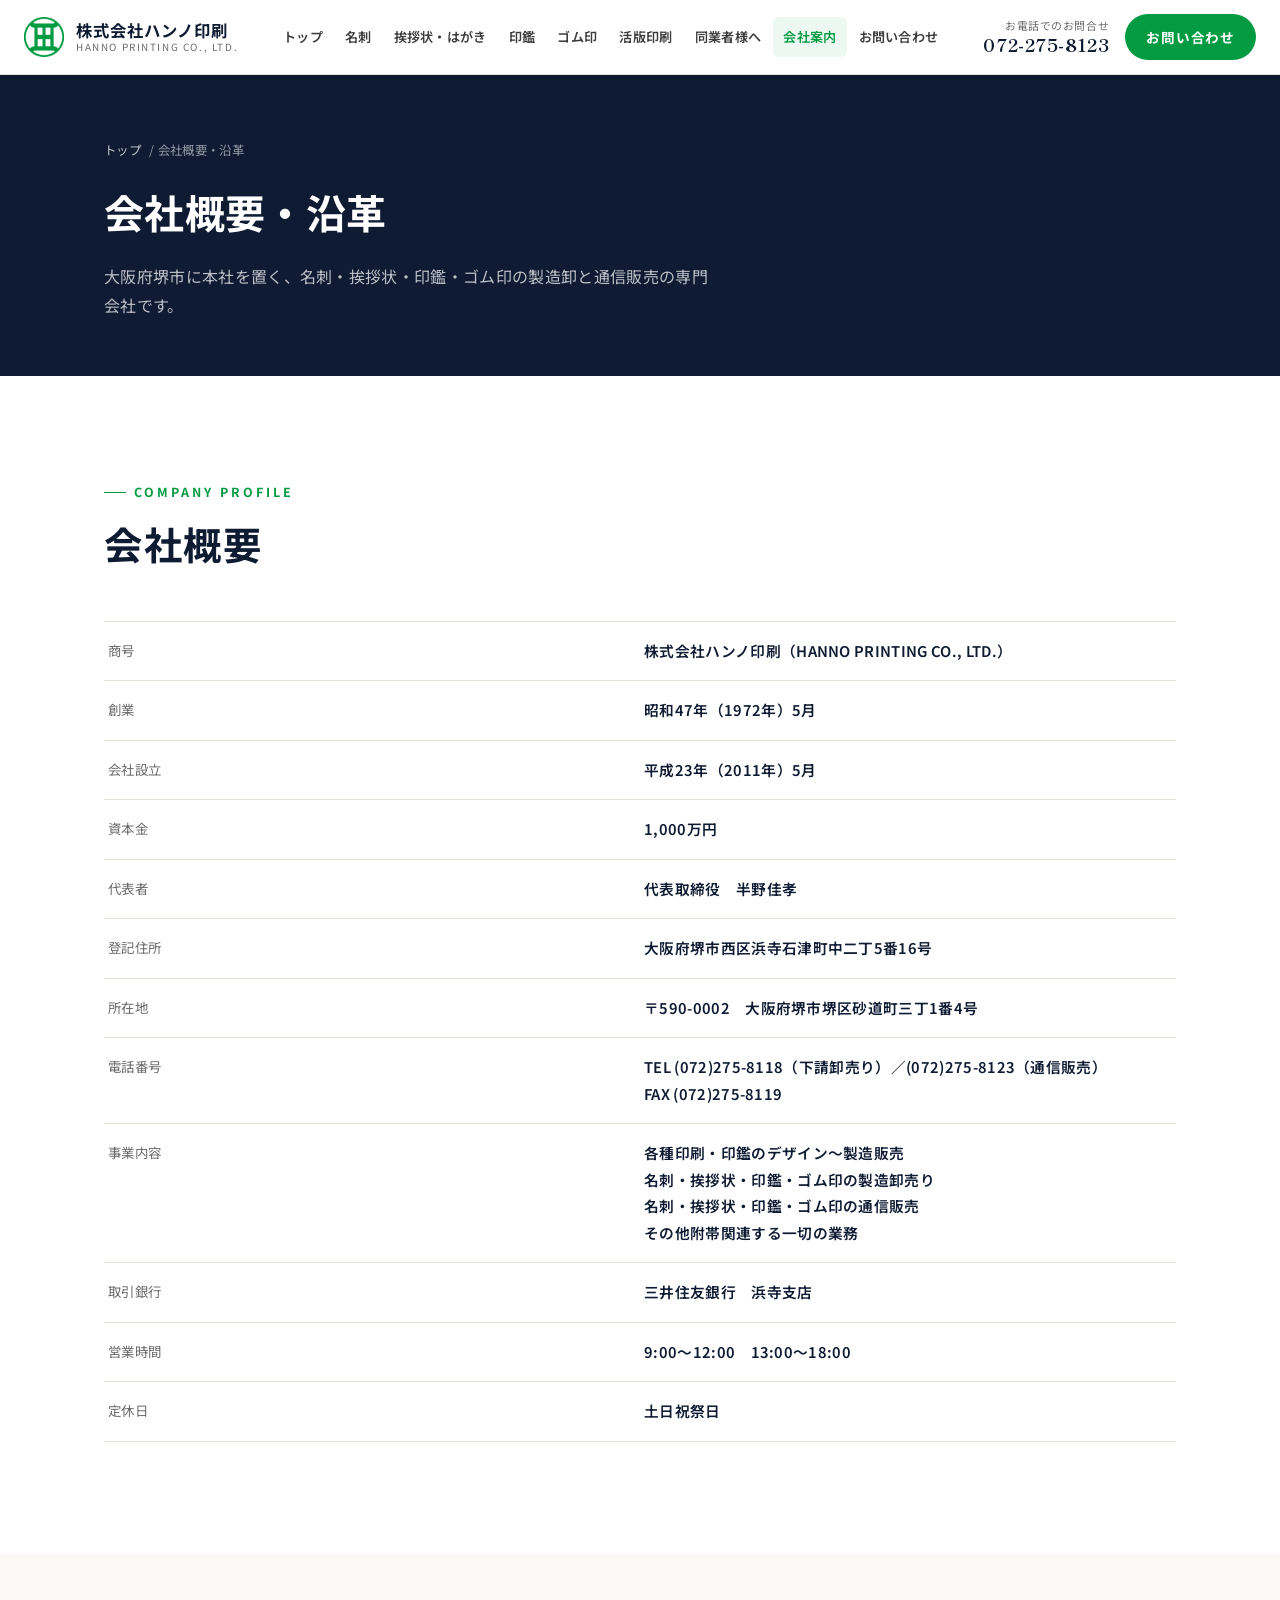
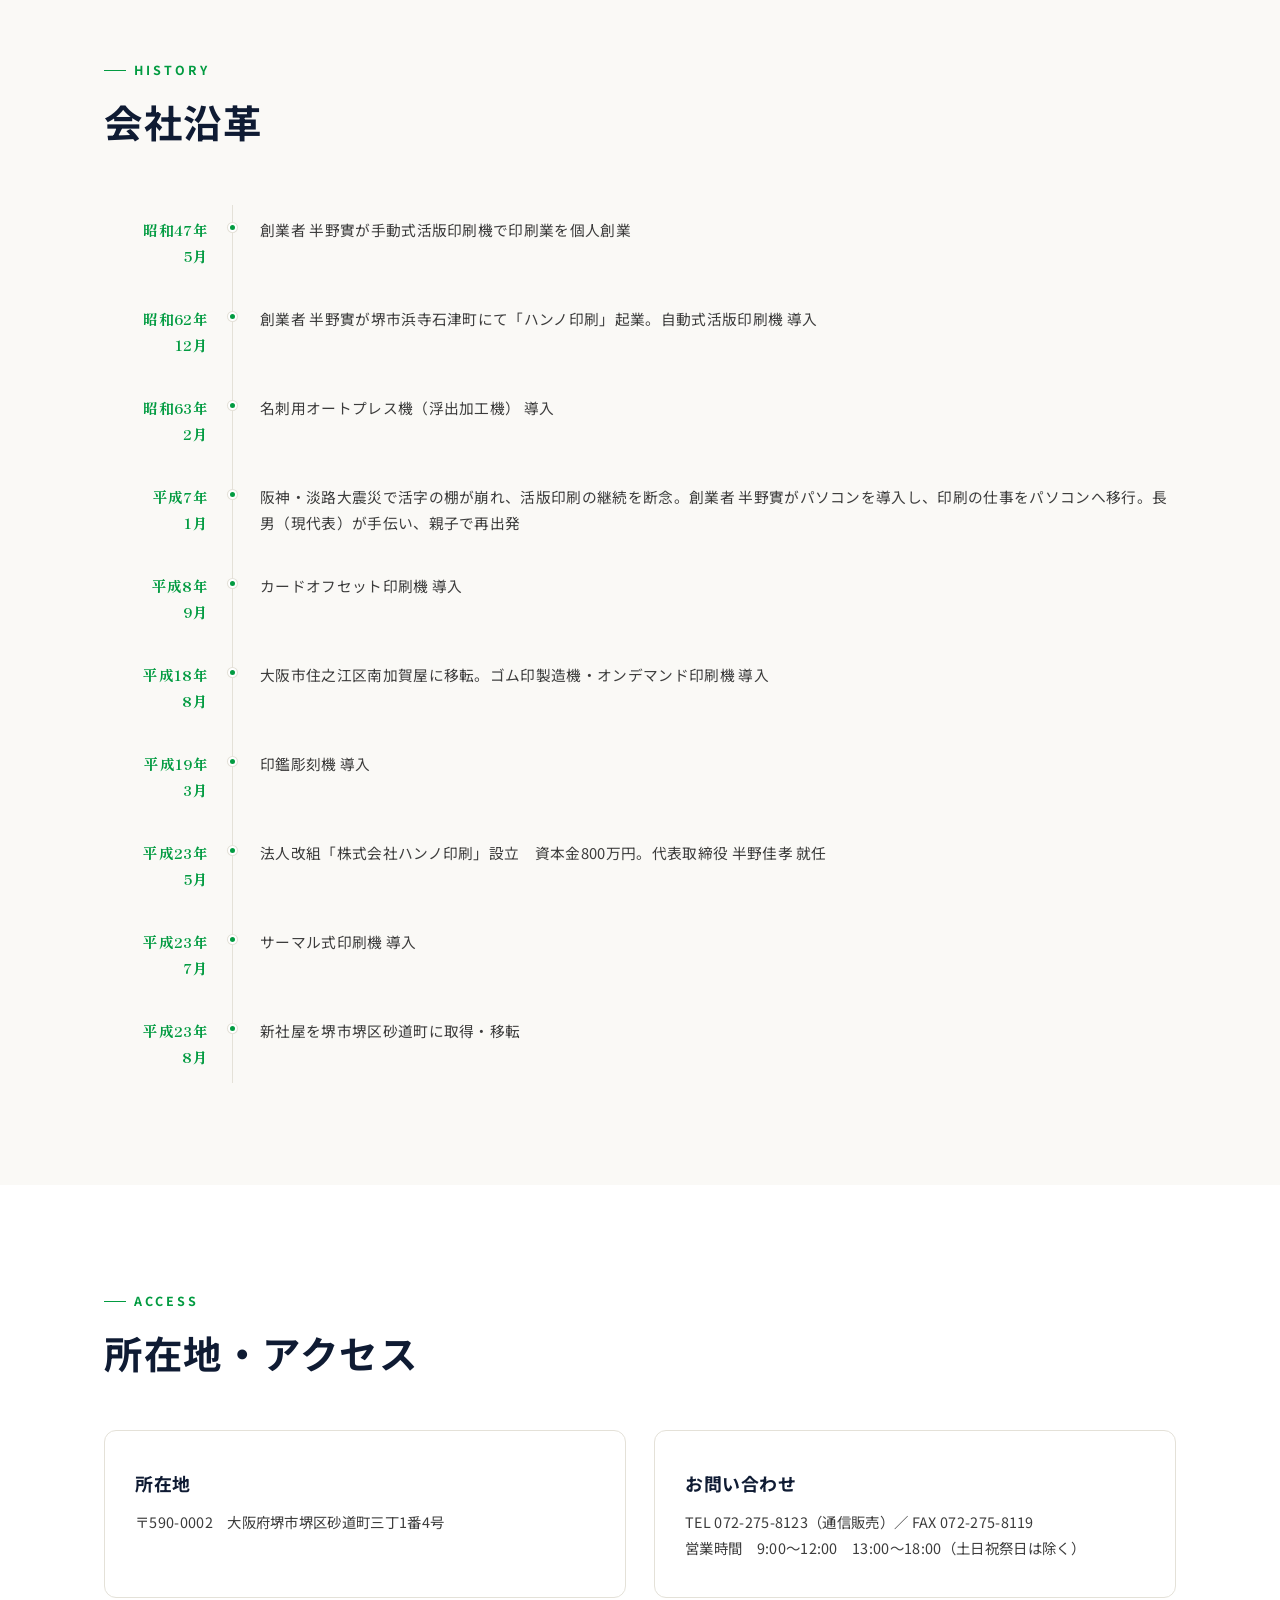
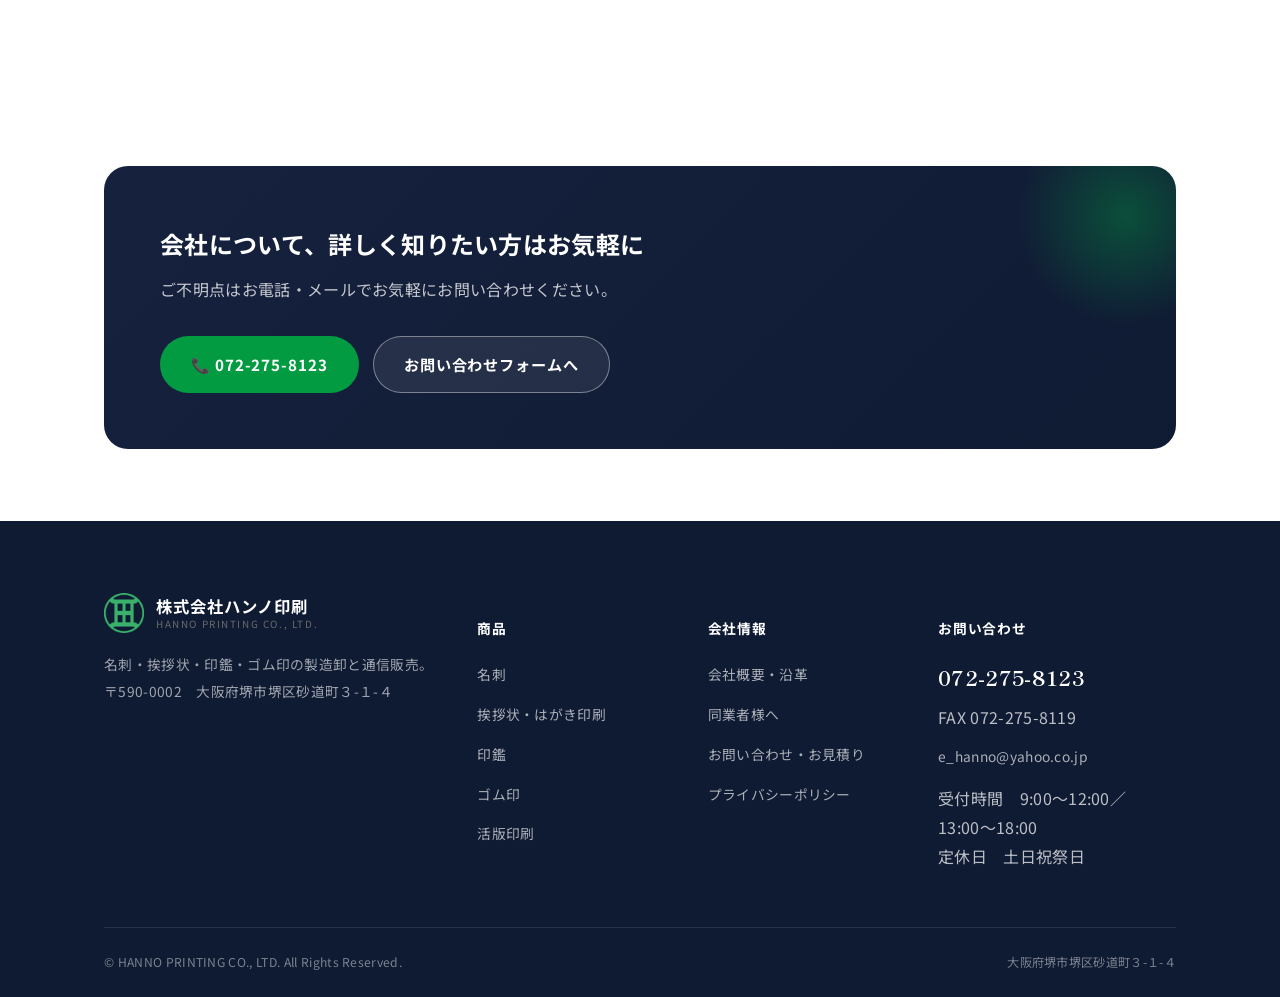
<file: company.html>
<!doctype html>
<html lang="ja">
<head>
<meta charset="UTF-8">
<meta name="viewport" content="width=device-width, initial-scale=1">
<title>会社概要・沿革｜株式会社ハンノ印刷（大阪府堺市）</title>
<meta name="description" content="株式会社ハンノ印刷の会社概要・沿革。昭和47年創業、大阪府堺市に本社を置く名刺・挨拶状・印鑑・ゴム印の製造卸と通信販売の専門会社です。">
<link rel="preconnect" href="https://fonts.googleapis.com">
<link rel="preconnect" href="https://fonts.gstatic.com" crossorigin>
<link href="https://fonts.googleapis.com/css2?family=Noto+Sans+JP:wght@400;500;600;700&family=Shippori+Mincho:wght@600;700&display=swap" rel="stylesheet">
<link rel="stylesheet" href="assets/css/style.css">
</head>
<body>

<header class="site-header">
  <div class="header-inner">
    <a href="index.html" class="brand">
      <img class="brand-mark" src="assets/img/hanno-mark.png" alt="ハンノ印刷の社章">
      <span class="brand-text">
        <span class="brand-jp">株式会社ハンノ印刷</span>
        <span class="brand-en">HANNO PRINTING CO., LTD.</span>
      </span>
    </a>
    <nav class="main-nav">
      <a href="index.html">トップ</a>
      <a href="business-cards.html">名刺</a>
      <a href="greeting-cards.html">挨拶状・はがき</a>
      <a href="inkan.html">印鑑</a>
      <a href="gomuin.html">ゴム印</a>
      <a href="letterpress.html">活版印刷</a>
      <a href="wholesale.html">同業者様へ</a>
      <a href="company.html" class="active">会社案内</a>
      <a href="contact.html">お問い合わせ</a>
    </nav>
    <div class="header-cta">
      <div class="header-tel">
        <span class="tel-label">お電話でのお問合せ</span>
        <a class="tel-number" href="tel:0722758123">072-275-8123</a>
      </div>
      <a href="contact.html" class="btn btn-primary btn-sm">お問い合わせ</a>
      <button class="nav-toggle" aria-label="メニューを開く">
        <svg viewBox="0 0 24 24" width="24" height="24" fill="none" stroke="currentColor" stroke-width="2" stroke-linecap="round"><line x1="3" y1="6" x2="21" y2="6"/><line x1="3" y1="12" x2="21" y2="12"/><line x1="3" y1="18" x2="21" y2="18"/></svg>
      </button>
    </div>
  </div>
</header>

<div class="mobile-nav">
  <div class="mobile-nav-head">
    <span class="brand-jp" style="color:#fff;font-weight:700;">MENU</span>
    <button class="mobile-nav-close" aria-label="閉じる">×</button>
  </div>
  <ul>
    <li><a href="index.html">トップページ</a></li>
    <li><a href="business-cards.html">名刺</a></li>
    <li><a href="greeting-cards.html">挨拶状・はがき印刷</a></li>
    <li><a href="examples.html">挨拶状 文例集</a></li>
    <li><a href="inkan.html">印鑑</a></li>
    <li><a href="gomuin.html">ゴム印</a></li>
    <li><a href="letterpress.html">活版印刷</a></li>
    <li><a href="wholesale.html">同業者様へ</a></li>
    <li><a href="company.html">会社案内</a></li>
    <li><a href="contact.html">お問い合わせ・お見積り</a></li>
    <li><a href="privacy.html">プライバシーポリシー</a></li>
  </ul>
  <a class="mn-tel" href="tel:0722758123">📞 072-275-8123（お電話でのお問合せ）</a>
</div>

<main>

  <div class="page-header">
    <div class="container">
      <div class="crumb"><a href="index.html">トップ</a> / 会社概要・沿革</div>
      <h1>会社概要・沿革</h1>
      <p>大阪府堺市に本社を置く、名刺・挨拶状・印鑑・ゴム印の製造卸と通信販売の専門会社です。</p>
    </div>
  </div>

  <section class="section">
    <div class="container">
      <div class="section-head">
        <span class="eyebrow">Company Profile</span>
        <h2 class="section-title">会社概要</h2>
      </div>
      <dl class="spec-list">
        <dt>商号</dt><dd>株式会社ハンノ印刷（HANNO PRINTING CO., LTD.）</dd>
        <dt>創業</dt><dd>昭和47年（1972年）5月</dd>
        <dt>会社設立</dt><dd>平成23年（2011年）5月</dd>
        <dt>資本金</dt><dd>1,000万円</dd>
        <dt>代表者</dt><dd>代表取締役　半野佳孝</dd>
        <dt>登記住所</dt><dd>大阪府堺市西区浜寺石津町中二丁5番16号</dd>
        <dt>所在地</dt><dd>〒590-0002　大阪府堺市堺区砂道町三丁1番4号</dd>
        <dt>電話番号</dt><dd>TEL (072)275-8118（下請卸売り）／(072)275-8123（通信販売）<br>FAX (072)275-8119</dd>
        <dt>事業内容</dt><dd>各種印刷・印鑑のデザイン〜製造販売<br>名刺・挨拶状・印鑑・ゴム印の製造卸売り<br>名刺・挨拶状・印鑑・ゴム印の通信販売<br>その他附帯関連する一切の業務</dd>
        <dt>取引銀行</dt><dd>三井住友銀行　浜寺支店</dd>
        <dt>営業時間</dt><dd>9:00〜12:00　13:00〜18:00</dd>
        <dt>定休日</dt><dd>土日祝祭日</dd>
      </dl>
    </div>
  </section>

  <section class="section alt">
    <div class="container">
      <div class="section-head">
        <span class="eyebrow">History</span>
        <h2 class="section-title">会社沿革</h2>
      </div>
      <div class="timeline">
        <div class="timeline-item">
          <div class="t-year">昭和47年<br>5月</div>
          <div class="t-body">創業者 半野實が手動式活版印刷機で印刷業を個人創業</div>
        </div>
        <div class="timeline-item">
          <div class="t-year">昭和62年<br>12月</div>
          <div class="t-body">創業者 半野實が堺市浜寺石津町にて「ハンノ印刷」起業。自動式活版印刷機 導入</div>
        </div>
        <div class="timeline-item">
          <div class="t-year">昭和63年<br>2月</div>
          <div class="t-body">名刺用オートプレス機（浮出加工機） 導入</div>
        </div>
        <div class="timeline-item">
          <div class="t-year">平成7年<br>1月</div>
          <div class="t-body">阪神・淡路大震災で活字の棚が崩れ、活版印刷の継続を断念。創業者 半野實がパソコンを導入し、印刷の仕事をパソコンへ移行。長男（現代表）が手伝い、親子で再出発</div>
        </div>
        <div class="timeline-item">
          <div class="t-year">平成8年<br>9月</div>
          <div class="t-body">カードオフセット印刷機 導入</div>
        </div>
        <div class="timeline-item">
          <div class="t-year">平成18年<br>8月</div>
          <div class="t-body">大阪市住之江区南加賀屋に移転。ゴム印製造機・オンデマンド印刷機 導入</div>
        </div>
        <div class="timeline-item">
          <div class="t-year">平成19年<br>3月</div>
          <div class="t-body">印鑑彫刻機 導入</div>
        </div>
        <div class="timeline-item">
          <div class="t-year">平成23年<br>5月</div>
          <div class="t-body">法人改組「株式会社ハンノ印刷」設立　資本金800万円。代表取締役 半野佳孝 就任</div>
        </div>
        <div class="timeline-item">
          <div class="t-year">平成23年<br>7月</div>
          <div class="t-body">サーマル式印刷機 導入</div>
        </div>
        <div class="timeline-item">
          <div class="t-year">平成23年<br>8月</div>
          <div class="t-body">新社屋を堺市堺区砂道町に取得・移転</div>
        </div>
      </div>
    </div>
  </section>

  <section class="section">
    <div class="container">
      <div class="section-head">
        <span class="eyebrow">Access</span>
        <h2 class="section-title">所在地・アクセス</h2>
      </div>
      <div class="grid grid-2">
        <div class="card">
          <h3>所在地</h3>
          <p>〒590-0002　大阪府堺市堺区砂道町三丁1番4号</p>
        </div>
        <div class="card">
          <h3>お問い合わせ</h3>
          <p>TEL 072-275-8123（通信販売）／ FAX 072-275-8119<br>営業時間　9:00〜12:00　13:00〜18:00（土日祝祭日は除く）</p>
        </div>
      </div>
    </div>
  </section>

  <section class="section tight">
    <div class="container">
      <div class="cta-banner">
        <div>
          <h3>会社について、詳しく知りたい方はお気軽に</h3>
          <p>ご不明点はお電話・メールでお気軽にお問い合わせください。</p>
        </div>
        <div class="cta-actions">
          <a href="tel:0722758123" class="btn btn-primary">📞 072-275-8123</a>
          <a href="contact.html" class="btn btn-ghost-light">お問い合わせフォームへ</a>
        </div>
      </div>
    </div>
  </section>

</main>

<footer class="site-footer">
  <div class="container">
    <div class="footer-grid">
      <div class="footer-brand">
        <a href="index.html" class="brand">
          <img class="brand-mark" src="assets/img/hanno-mark-light.png" alt="ハンノ印刷の社章">
          <span class="brand-text">
            <span class="brand-jp">株式会社ハンノ印刷</span>
            <span class="brand-en">HANNO PRINTING CO., LTD.</span>
          </span>
        </a>
        <p>名刺・挨拶状・印鑑・ゴム印の製造卸と通信販売。<br>〒590-0002　大阪府堺市堺区砂道町３-１-４</p>
      </div>
      <div class="footer-col">
        <h5>商品</h5>
        <ul>
          <li><a href="business-cards.html">名刺</a></li>
          <li><a href="greeting-cards.html">挨拶状・はがき印刷</a></li>
          <li><a href="inkan.html">印鑑</a></li>
          <li><a href="gomuin.html">ゴム印</a></li>
          <li><a href="letterpress.html">活版印刷</a></li>
        </ul>
      </div>
      <div class="footer-col">
        <h5>会社情報</h5>
        <ul>
          <li><a href="company.html">会社概要・沿革</a></li>
          <li><a href="wholesale.html">同業者様へ</a></li>
          <li><a href="contact.html">お問い合わせ・お見積り</a></li>
          <li><a href="privacy.html">プライバシーポリシー</a></li>
        </ul>
      </div>
      <div class="footer-col footer-contact">
        <h5>お問い合わせ</h5>
        <a class="tel" href="tel:0722758123">072-275-8123</a>
        <p style="margin-top:6px;">FAX 072-275-8119</p>
        <p style="margin-top:10px;"><a href="mailto:e_hanno@yahoo.co.jp">e_hanno@yahoo.co.jp</a></p>
        <p style="margin-top:14px;">受付時間　9:00〜12:00／13:00〜18:00<br>定休日　土日祝祭日</p>
      </div>
    </div>
    <div class="footer-bottom">
      <span>&copy; HANNO PRINTING CO., LTD. All Rights Reserved.</span>
      <span>大阪府堺市堺区砂道町３-１-４</span>
    </div>
  </div>
</footer>

<div class="mobile-cta">
  <div class="mobile-cta-inner">
    <a href="tel:0722758123" class="call">📞 電話する</a>
    <a href="mailto:e_hanno@yahoo.co.jp" class="mail">✉ メールする</a>
  </div>
</div>

<script src="assets/js/main.js"></script>
</body>
</html>
</file>
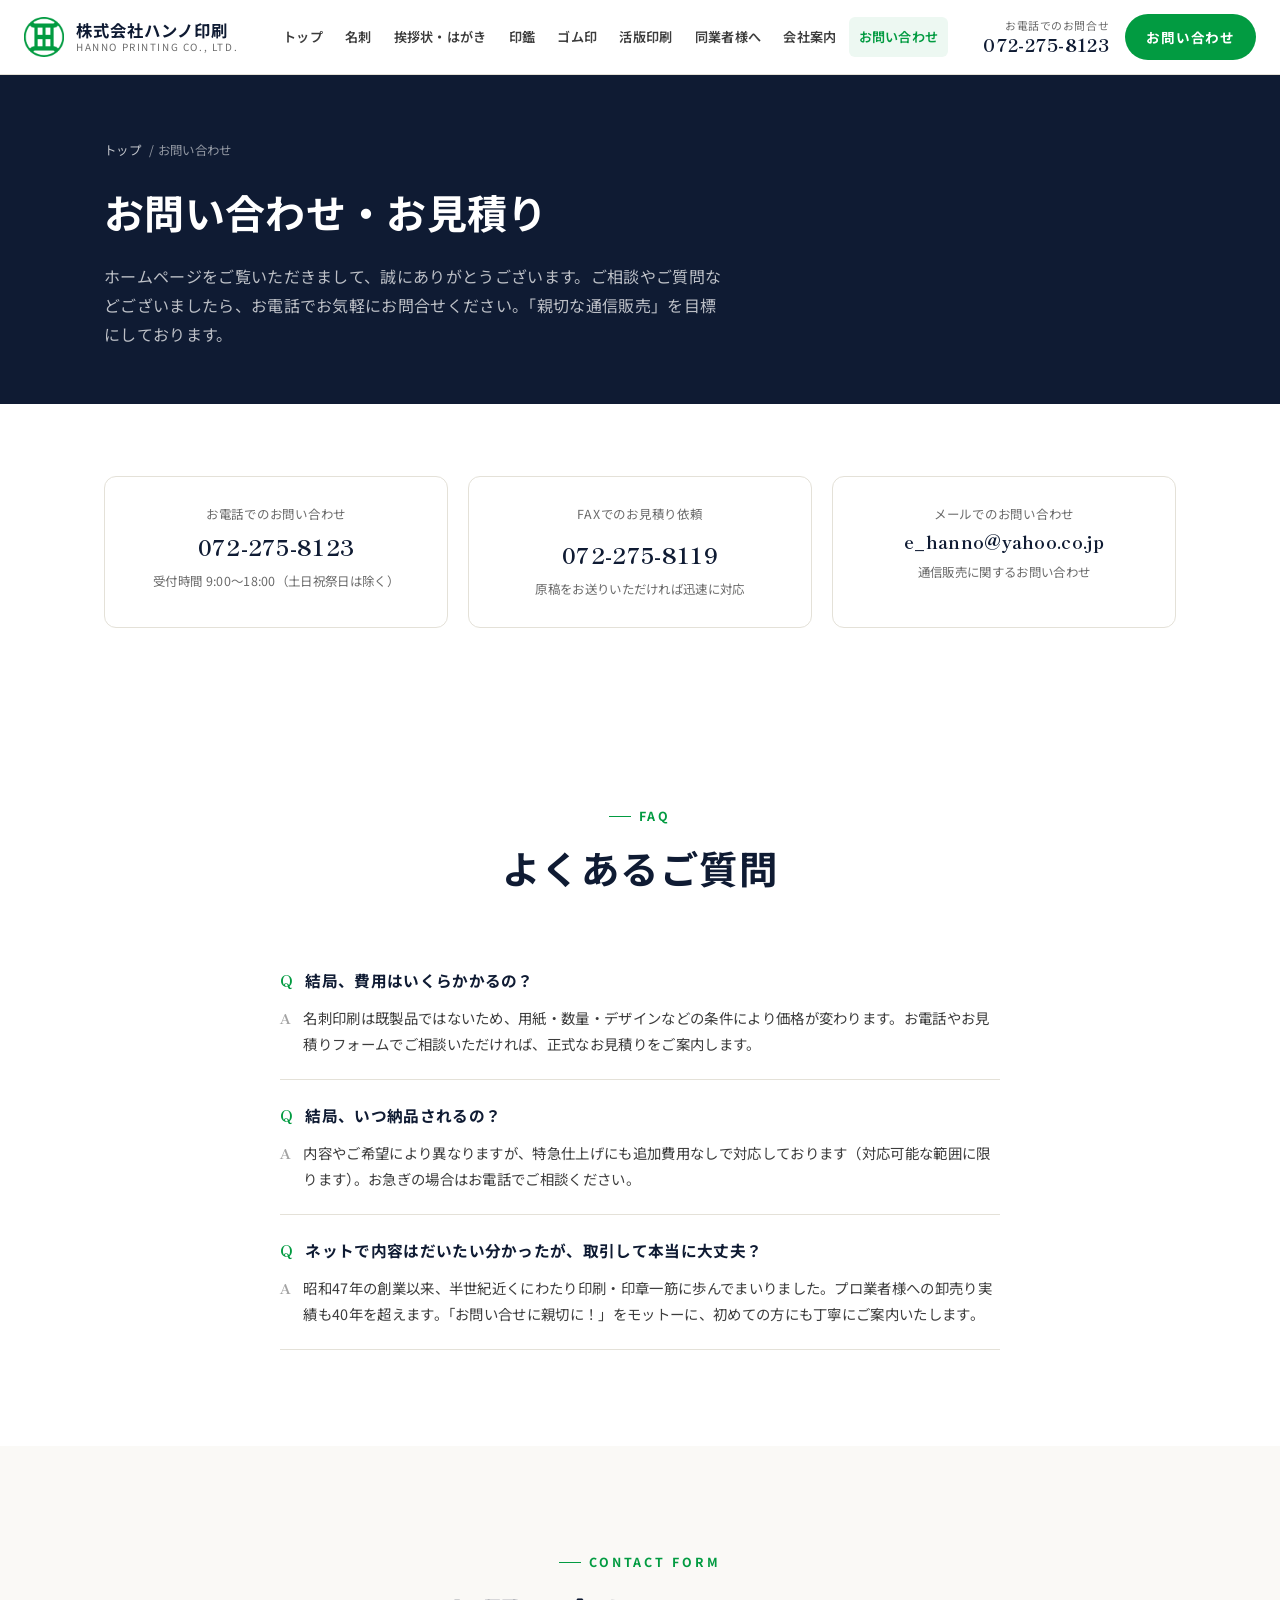
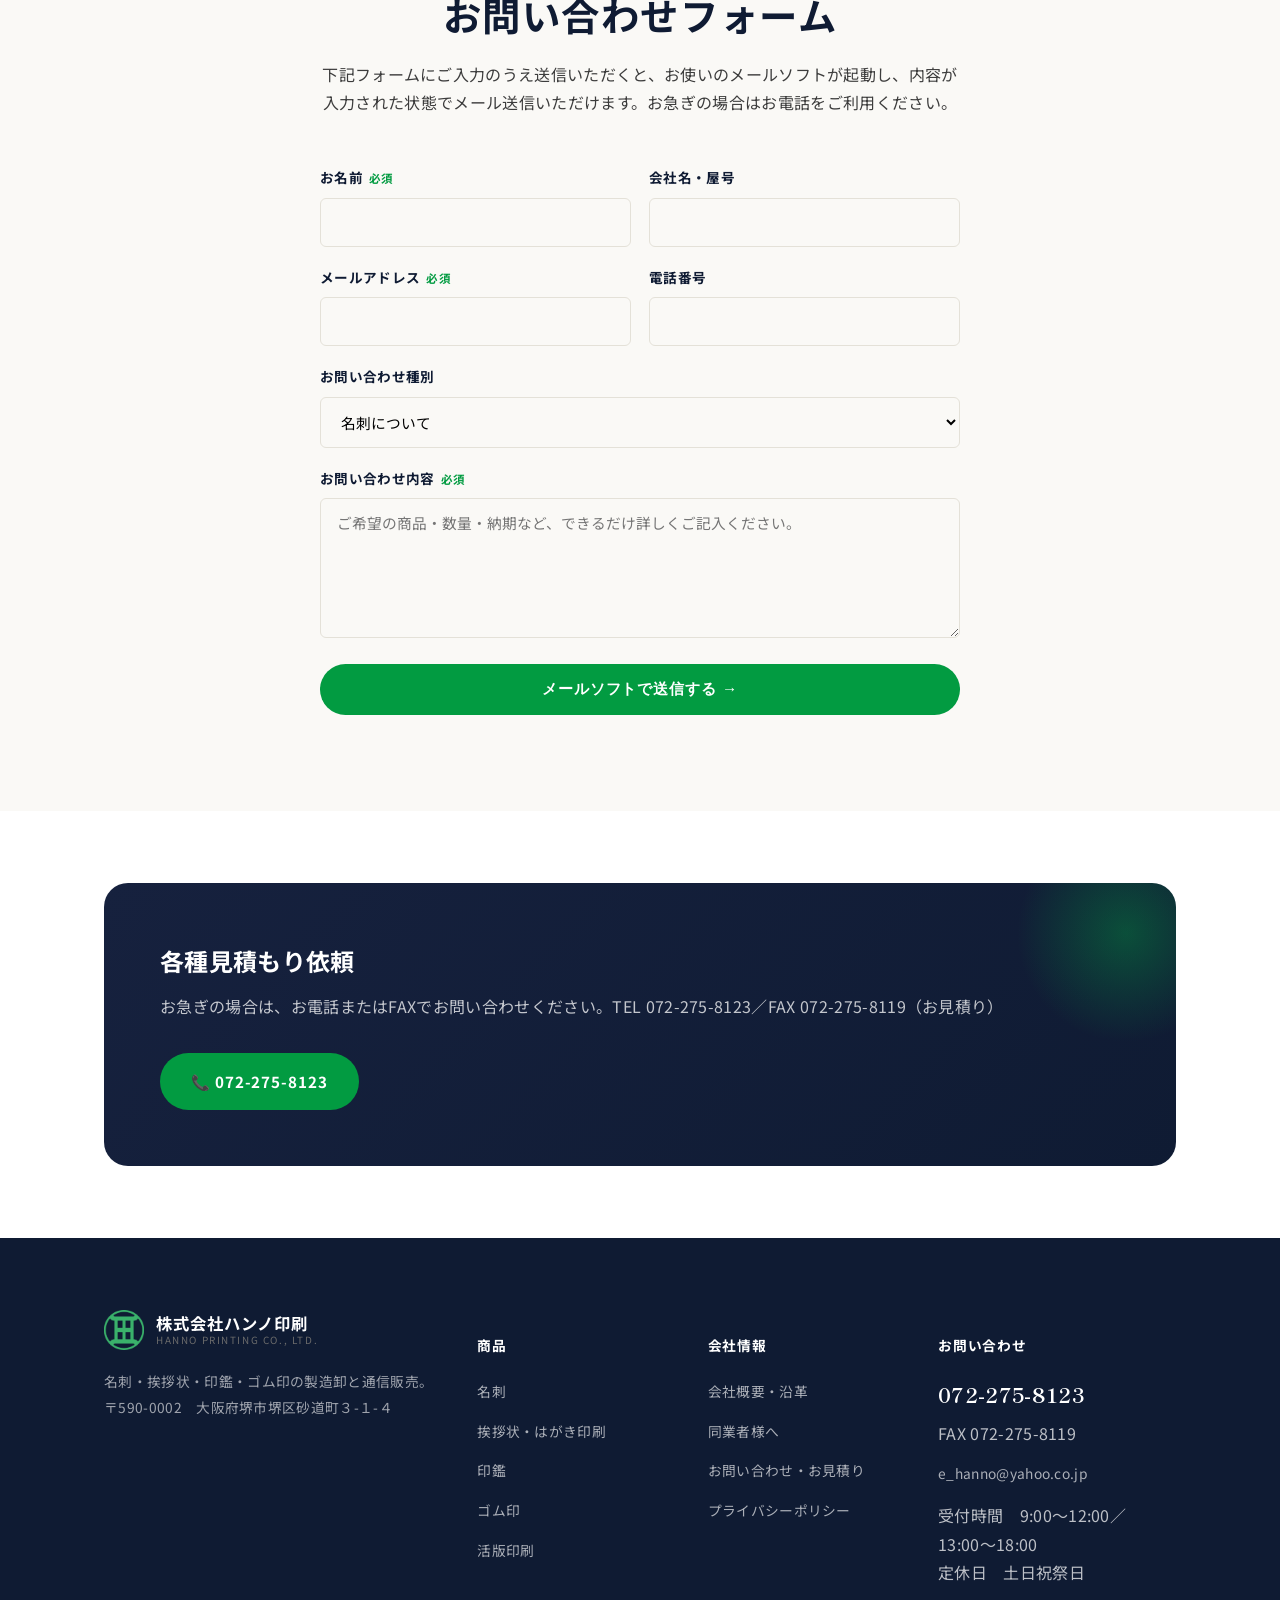
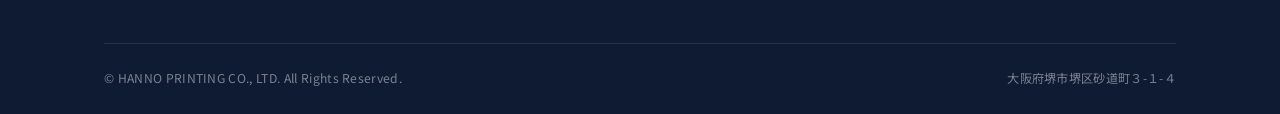
<file: contact.html>
<!doctype html>
<html lang="ja">
<head>
<meta charset="UTF-8">
<meta name="viewport" content="width=device-width, initial-scale=1">
<title>お問い合わせ・お見積り｜株式会社ハンノ印刷（大阪府堺市）</title>
<meta name="description" content="名刺・挨拶状・印鑑・ゴム印のお問い合わせ・お見積り依頼はこちら。お電話・FAX・メールフォームでお気軽にご相談ください。受付時間 9:00〜12:00 13:00〜18:00（土日祝祭日は除く）。">
<link rel="preconnect" href="https://fonts.googleapis.com">
<link rel="preconnect" href="https://fonts.gstatic.com" crossorigin>
<link href="https://fonts.googleapis.com/css2?family=Noto+Sans+JP:wght@400;500;600;700&family=Shippori+Mincho:wght@600;700&display=swap" rel="stylesheet">
<link rel="stylesheet" href="assets/css/style.css">
</head>
<body>

<header class="site-header">
  <div class="header-inner">
    <a href="index.html" class="brand">
      <img class="brand-mark" src="assets/img/hanno-mark.png" alt="ハンノ印刷の社章">
      <span class="brand-text">
        <span class="brand-jp">株式会社ハンノ印刷</span>
        <span class="brand-en">HANNO PRINTING CO., LTD.</span>
      </span>
    </a>
    <nav class="main-nav">
      <a href="index.html">トップ</a>
      <a href="business-cards.html">名刺</a>
      <a href="greeting-cards.html">挨拶状・はがき</a>
      <a href="inkan.html">印鑑</a>
      <a href="gomuin.html">ゴム印</a>
      <a href="letterpress.html">活版印刷</a>
      <a href="wholesale.html">同業者様へ</a>
      <a href="company.html">会社案内</a>
      <a href="contact.html" class="active">お問い合わせ</a>
    </nav>
    <div class="header-cta">
      <div class="header-tel">
        <span class="tel-label">お電話でのお問合せ</span>
        <a class="tel-number" href="tel:0722758123">072-275-8123</a>
      </div>
      <a href="contact.html" class="btn btn-primary btn-sm">お問い合わせ</a>
      <button class="nav-toggle" aria-label="メニューを開く">
        <svg viewBox="0 0 24 24" width="24" height="24" fill="none" stroke="currentColor" stroke-width="2" stroke-linecap="round"><line x1="3" y1="6" x2="21" y2="6"/><line x1="3" y1="12" x2="21" y2="12"/><line x1="3" y1="18" x2="21" y2="18"/></svg>
      </button>
    </div>
  </div>
</header>

<div class="mobile-nav">
  <div class="mobile-nav-head">
    <span class="brand-jp" style="color:#fff;font-weight:700;">MENU</span>
    <button class="mobile-nav-close" aria-label="閉じる">×</button>
  </div>
  <ul>
    <li><a href="index.html">トップページ</a></li>
    <li><a href="business-cards.html">名刺</a></li>
    <li><a href="greeting-cards.html">挨拶状・はがき印刷</a></li>
    <li><a href="examples.html">挨拶状 文例集</a></li>
    <li><a href="inkan.html">印鑑</a></li>
    <li><a href="gomuin.html">ゴム印</a></li>
    <li><a href="letterpress.html">活版印刷</a></li>
    <li><a href="wholesale.html">同業者様へ</a></li>
    <li><a href="company.html">会社案内</a></li>
    <li><a href="contact.html">お問い合わせ・お見積り</a></li>
    <li><a href="privacy.html">プライバシーポリシー</a></li>
  </ul>
  <a class="mn-tel" href="tel:0722758123">📞 072-275-8123（お電話でのお問合せ）</a>
</div>

<main>

  <div class="page-header">
    <div class="container">
      <div class="crumb"><a href="index.html">トップ</a> / お問い合わせ</div>
      <h1>お問い合わせ・お見積り</h1>
      <p>ホームページをご覧いただきまして、誠にありがとうございます。ご相談やご質問などございましたら、お電話でお気軽にお問合せください。「親切な通信販売」を目標にしております。</p>
    </div>
  </div>

  <section class="section tight">
    <div class="container">
      <div class="contact-quick">
        <div class="qc">
          <div class="qc-label">お電話でのお問い合わせ</div>
          <a class="qc-value" href="tel:0722758123">072-275-8123</a>
          <div class="qc-sub">受付時間 9:00〜18:00（土日祝祭日は除く）</div>
        </div>
        <div class="qc">
          <div class="qc-label">FAXでのお見積り依頼</div>
          <div class="qc-value">072-275-8119</div>
          <div class="qc-sub">原稿をお送りいただければ迅速に対応</div>
        </div>
        <div class="qc">
          <div class="qc-label">メールでのお問い合わせ</div>
          <a class="qc-value" style="font-size:1.1rem;" href="mailto:e_hanno@yahoo.co.jp">e_hanno@yahoo.co.jp</a>
          <div class="qc-sub">通信販売に関するお問い合わせ</div>
        </div>
      </div>
    </div>
  </section>

  <section class="section">
    <div class="container">
      <div class="section-head center">
        <span class="eyebrow">FAQ</span>
        <h2 class="section-title">よくあるご質問</h2>
      </div>
      <div style="max-width:720px;margin:0 auto;">
        <div class="faq-item">
          <h4>結局、費用はいくらかかるの？</h4>
          <div class="a">名刺印刷は既製品ではないため、用紙・数量・デザインなどの条件により価格が変わります。お電話やお見積りフォームでご相談いただければ、正式なお見積りをご案内します。</div>
        </div>
        <div class="faq-item">
          <h4>結局、いつ納品されるの？</h4>
          <div class="a">内容やご希望により異なりますが、特急仕上げにも追加費用なしで対応しております（対応可能な範囲に限ります）。お急ぎの場合はお電話でご相談ください。</div>
        </div>
        <div class="faq-item">
          <h4>ネットで内容はだいたい分かったが、取引して本当に大丈夫？</h4>
          <div class="a">昭和47年の創業以来、半世紀近くにわたり印刷・印章一筋に歩んでまいりました。プロ業者様への卸売り実績も40年を超えます。「お問い合せに親切に！」をモットーに、初めての方にも丁寧にご案内いたします。</div>
        </div>
      </div>
    </div>
  </section>

  <section class="section alt">
    <div class="container">
      <div class="section-head center">
        <span class="eyebrow">Contact Form</span>
        <h2 class="section-title">お問い合わせフォーム</h2>
        <p class="section-lead">下記フォームにご入力のうえ送信いただくと、お使いのメールソフトが起動し、内容が入力された状態でメール送信いただけます。お急ぎの場合はお電話をご利用ください。</p>
      </div>
      <form id="contact-form" class="form-grid" style="max-width:640px;margin:0 auto;">
        <div class="field-row">
          <div class="field">
            <label for="f-name">お名前<span class="req">必須</span></label>
            <input type="text" id="f-name" name="name" required>
          </div>
          <div class="field">
            <label for="f-company">会社名・屋号</label>
            <input type="text" id="f-company" name="company">
          </div>
        </div>
        <div class="field-row">
          <div class="field">
            <label for="f-email">メールアドレス<span class="req">必須</span></label>
            <input type="email" id="f-email" name="email" required>
          </div>
          <div class="field">
            <label for="f-tel">電話番号</label>
            <input type="tel" id="f-tel" name="tel">
          </div>
        </div>
        <div class="field">
          <label for="f-type">お問い合わせ種別</label>
          <select id="f-type" name="type">
            <option>名刺について</option>
            <option>挨拶状・はがき印刷について</option>
            <option>印鑑について</option>
            <option>ゴム印について</option>
            <option>活版印刷について</option>
            <option>同業者様（製造卸）について</option>
            <option>その他</option>
          </select>
        </div>
        <div class="field">
          <label for="f-message">お問い合わせ内容<span class="req">必須</span></label>
          <textarea id="f-message" name="message" required placeholder="ご希望の商品・数量・納期など、できるだけ詳しくご記入ください。"></textarea>
        </div>
        <button type="submit" class="btn btn-primary btn-block">メールソフトで送信する →</button>
      </form>
    </div>
  </section>

  <section class="section tight">
    <div class="container">
      <div class="cta-banner">
        <div>
          <h3>各種見積もり依頼</h3>
          <p>お急ぎの場合は、お電話またはFAXでお問い合わせください。TEL 072-275-8123／FAX 072-275-8119（お見積り）</p>
        </div>
        <div class="cta-actions">
          <a href="tel:0722758123" class="btn btn-primary">📞 072-275-8123</a>
        </div>
      </div>
    </div>
  </section>

</main>

<footer class="site-footer">
  <div class="container">
    <div class="footer-grid">
      <div class="footer-brand">
        <a href="index.html" class="brand">
          <img class="brand-mark" src="assets/img/hanno-mark-light.png" alt="ハンノ印刷の社章">
          <span class="brand-text">
            <span class="brand-jp">株式会社ハンノ印刷</span>
            <span class="brand-en">HANNO PRINTING CO., LTD.</span>
          </span>
        </a>
        <p>名刺・挨拶状・印鑑・ゴム印の製造卸と通信販売。<br>〒590-0002　大阪府堺市堺区砂道町３-１-４</p>
      </div>
      <div class="footer-col">
        <h5>商品</h5>
        <ul>
          <li><a href="business-cards.html">名刺</a></li>
          <li><a href="greeting-cards.html">挨拶状・はがき印刷</a></li>
          <li><a href="inkan.html">印鑑</a></li>
          <li><a href="gomuin.html">ゴム印</a></li>
          <li><a href="letterpress.html">活版印刷</a></li>
        </ul>
      </div>
      <div class="footer-col">
        <h5>会社情報</h5>
        <ul>
          <li><a href="company.html">会社概要・沿革</a></li>
          <li><a href="wholesale.html">同業者様へ</a></li>
          <li><a href="contact.html">お問い合わせ・お見積り</a></li>
          <li><a href="privacy.html">プライバシーポリシー</a></li>
        </ul>
      </div>
      <div class="footer-col footer-contact">
        <h5>お問い合わせ</h5>
        <a class="tel" href="tel:0722758123">072-275-8123</a>
        <p style="margin-top:6px;">FAX 072-275-8119</p>
        <p style="margin-top:10px;"><a href="mailto:e_hanno@yahoo.co.jp">e_hanno@yahoo.co.jp</a></p>
        <p style="margin-top:14px;">受付時間　9:00〜12:00／13:00〜18:00<br>定休日　土日祝祭日</p>
      </div>
    </div>
    <div class="footer-bottom">
      <span>&copy; HANNO PRINTING CO., LTD. All Rights Reserved.</span>
      <span>大阪府堺市堺区砂道町３-１-４</span>
    </div>
  </div>
</footer>

<div class="mobile-cta">
  <div class="mobile-cta-inner">
    <a href="tel:0722758123" class="call">📞 電話する</a>
    <a href="mailto:e_hanno@yahoo.co.jp" class="mail">✉ メールする</a>
  </div>
</div>

<script src="assets/js/main.js"></script>
</body>
</html>
</file>
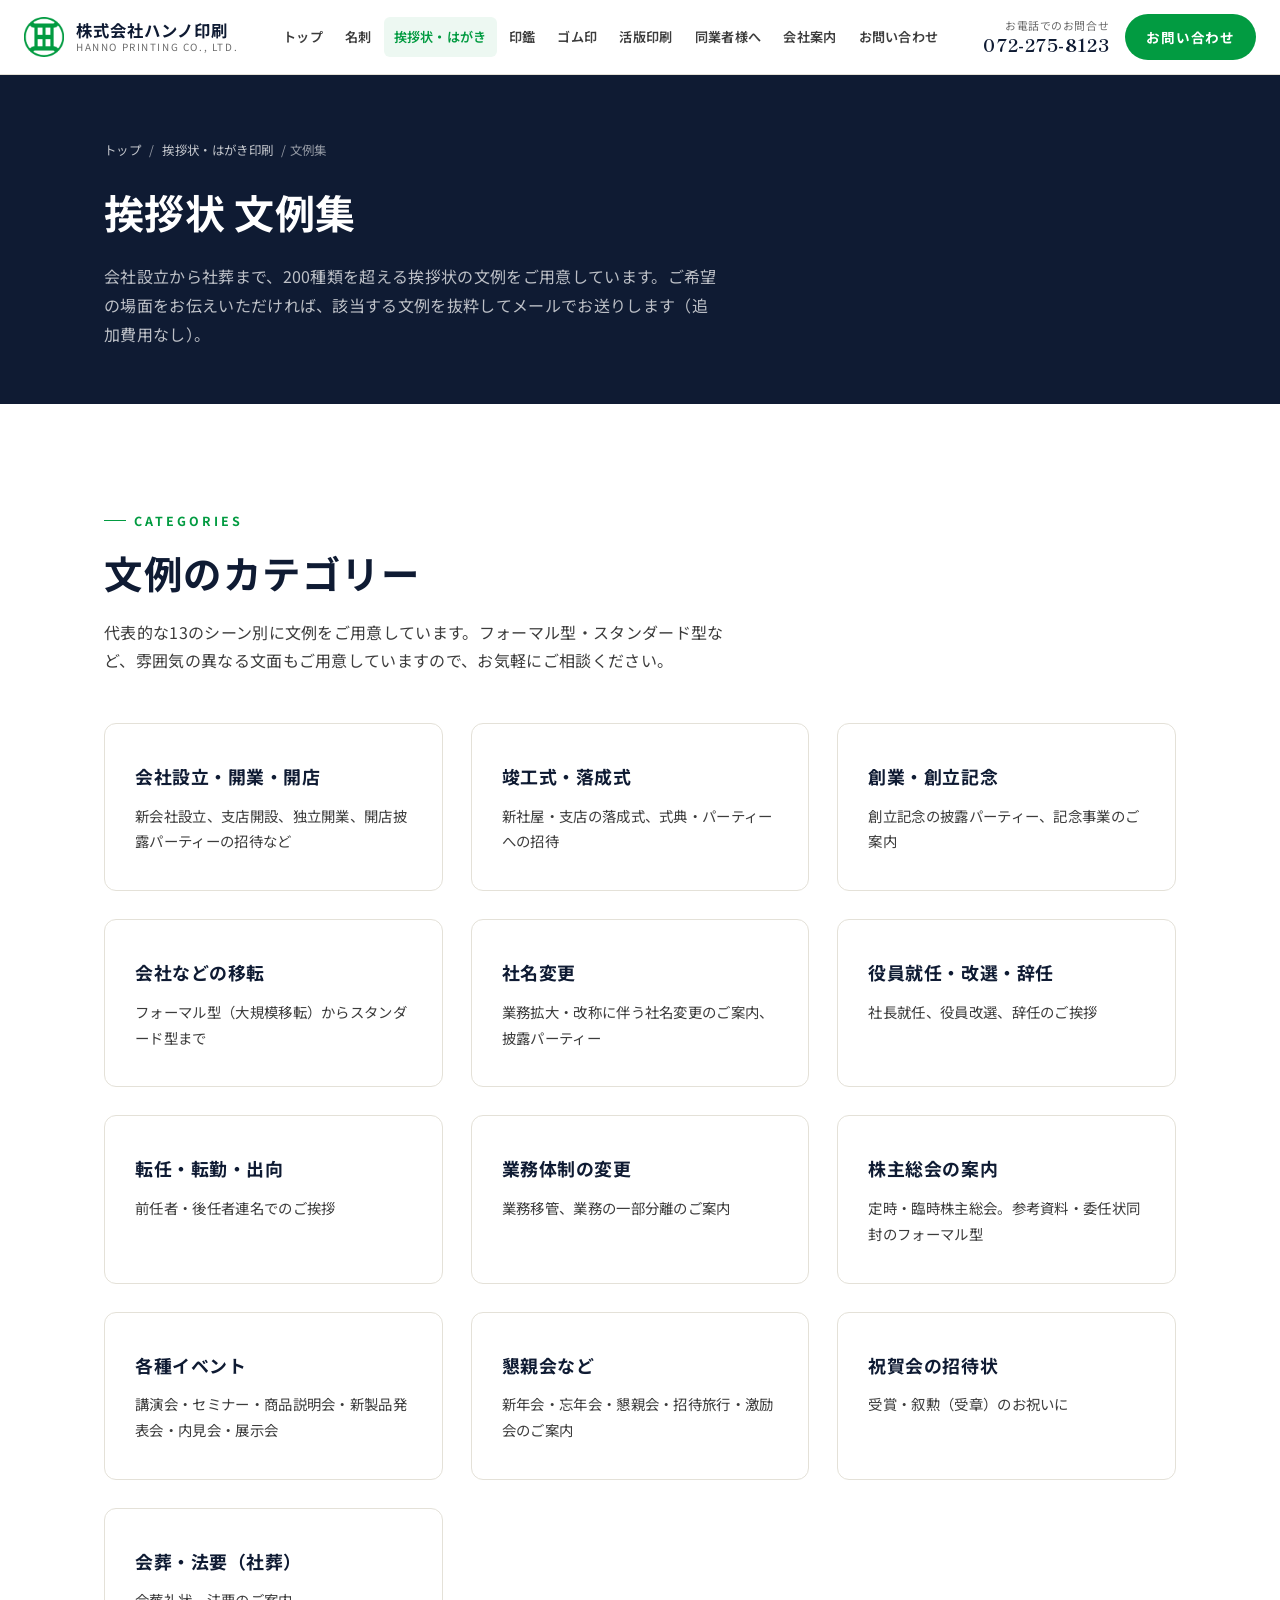
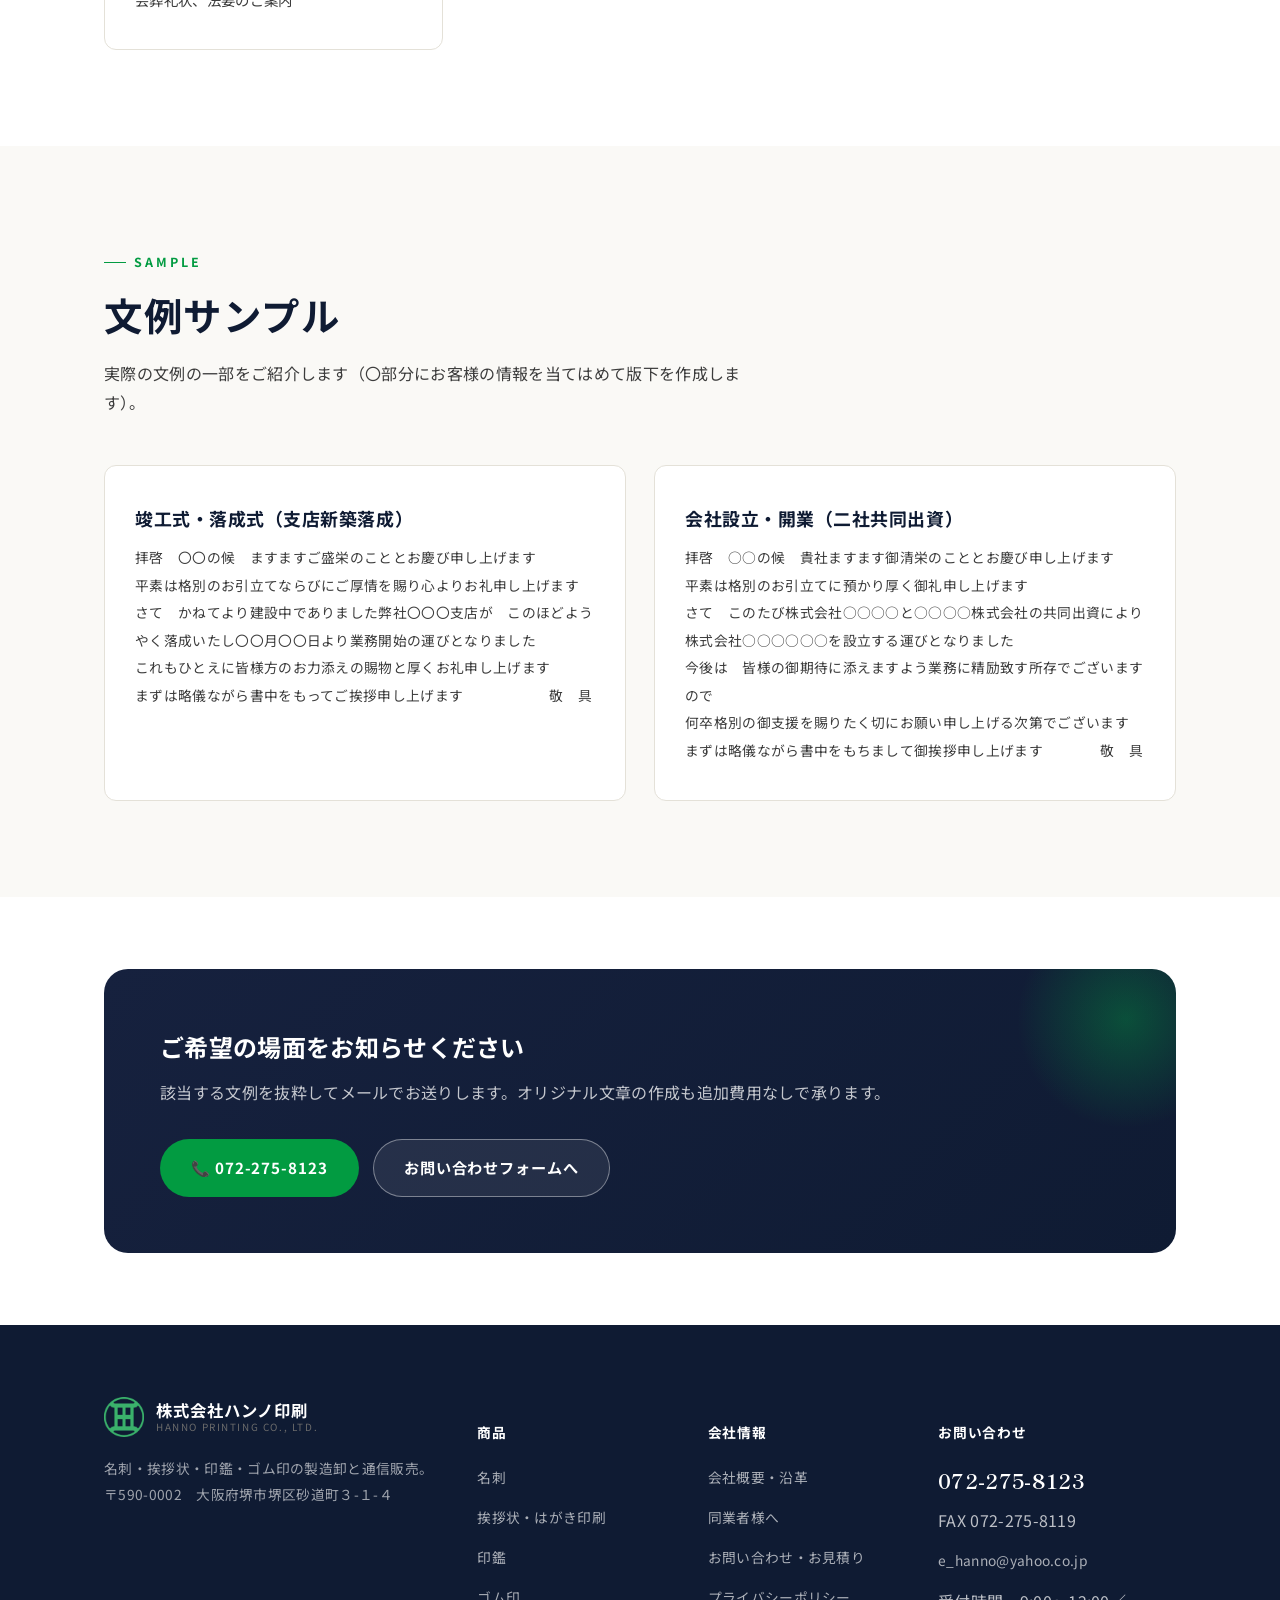
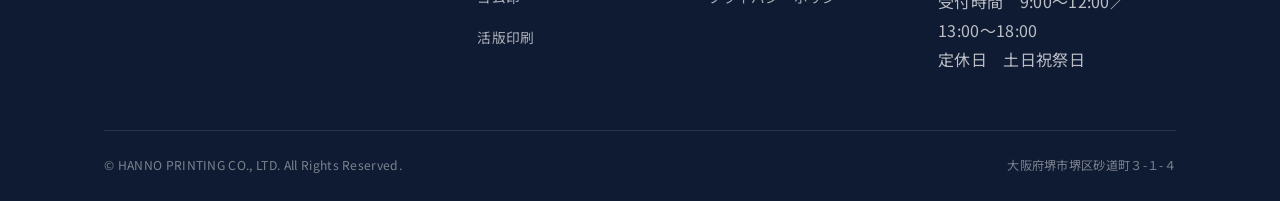
<file: examples.html>
<!doctype html>
<html lang="ja">
<head>
<meta charset="UTF-8">
<meta name="viewport" content="width=device-width, initial-scale=1">
<title>挨拶状 文例集｜株式会社ハンノ印刷（大阪府堺市）</title>
<meta name="description" content="会社設立・竣工式・創業記念・移転・社名変更・役員就任・株主総会・各種イベントなど、200種類を超える挨拶状の文例をご用意。お客様のご要望に合わせて文例を抜粋してご案内します。">
<link rel="preconnect" href="https://fonts.googleapis.com">
<link rel="preconnect" href="https://fonts.gstatic.com" crossorigin>
<link href="https://fonts.googleapis.com/css2?family=Noto+Sans+JP:wght@400;500;600;700&family=Shippori+Mincho:wght@600;700&display=swap" rel="stylesheet">
<link rel="stylesheet" href="assets/css/style.css">
</head>
<body>

<header class="site-header">
  <div class="header-inner">
    <a href="index.html" class="brand">
      <img class="brand-mark" src="assets/img/hanno-mark.png" alt="ハンノ印刷の社章">
      <span class="brand-text">
        <span class="brand-jp">株式会社ハンノ印刷</span>
        <span class="brand-en">HANNO PRINTING CO., LTD.</span>
      </span>
    </a>
    <nav class="main-nav">
      <a href="index.html">トップ</a>
      <a href="business-cards.html">名刺</a>
      <a href="greeting-cards.html" class="active">挨拶状・はがき</a>
      <a href="inkan.html">印鑑</a>
      <a href="gomuin.html">ゴム印</a>
      <a href="letterpress.html">活版印刷</a>
      <a href="wholesale.html">同業者様へ</a>
      <a href="company.html">会社案内</a>
      <a href="contact.html">お問い合わせ</a>
    </nav>
    <div class="header-cta">
      <div class="header-tel">
        <span class="tel-label">お電話でのお問合せ</span>
        <a class="tel-number" href="tel:0722758123">072-275-8123</a>
      </div>
      <a href="contact.html" class="btn btn-primary btn-sm">お問い合わせ</a>
      <button class="nav-toggle" aria-label="メニューを開く">
        <svg viewBox="0 0 24 24" width="24" height="24" fill="none" stroke="currentColor" stroke-width="2" stroke-linecap="round"><line x1="3" y1="6" x2="21" y2="6"/><line x1="3" y1="12" x2="21" y2="12"/><line x1="3" y1="18" x2="21" y2="18"/></svg>
      </button>
    </div>
  </div>
</header>

<div class="mobile-nav">
  <div class="mobile-nav-head">
    <span class="brand-jp" style="color:#fff;font-weight:700;">MENU</span>
    <button class="mobile-nav-close" aria-label="閉じる">×</button>
  </div>
  <ul>
    <li><a href="index.html">トップページ</a></li>
    <li><a href="business-cards.html">名刺</a></li>
    <li><a href="greeting-cards.html">挨拶状・はがき印刷</a></li>
    <li><a href="examples.html">挨拶状 文例集</a></li>
    <li><a href="inkan.html">印鑑</a></li>
    <li><a href="gomuin.html">ゴム印</a></li>
    <li><a href="letterpress.html">活版印刷</a></li>
    <li><a href="wholesale.html">同業者様へ</a></li>
    <li><a href="company.html">会社案内</a></li>
    <li><a href="contact.html">お問い合わせ・お見積り</a></li>
    <li><a href="privacy.html">プライバシーポリシー</a></li>
  </ul>
  <a class="mn-tel" href="tel:0722758123">📞 072-275-8123（お電話でのお問合せ）</a>
</div>

<main>

  <div class="page-header">
    <div class="container">
      <div class="crumb"><a href="index.html">トップ</a> / <a href="greeting-cards.html">挨拶状・はがき印刷</a> / 文例集</div>
      <h1>挨拶状 文例集</h1>
      <p>会社設立から社葬まで、200種類を超える挨拶状の文例をご用意しています。ご希望の場面をお伝えいただければ、該当する文例を抜粋してメールでお送りします（追加費用なし）。</p>
    </div>
  </div>

  <section class="section">
    <div class="container">
      <div class="section-head">
        <span class="eyebrow">Categories</span>
        <h2 class="section-title">文例のカテゴリー</h2>
        <p class="section-lead">代表的な13のシーン別に文例をご用意しています。フォーマル型・スタンダード型など、雰囲気の異なる文面もご用意していますので、お気軽にご相談ください。</p>
      </div>
      <div class="grid grid-3">
        <div class="card"><h3>会社設立・開業・開店</h3><p>新会社設立、支店開設、独立開業、開店披露パーティーの招待など</p></div>
        <div class="card"><h3>竣工式・落成式</h3><p>新社屋・支店の落成式、式典・パーティーへの招待</p></div>
        <div class="card"><h3>創業・創立記念</h3><p>創立記念の披露パーティー、記念事業のご案内</p></div>
        <div class="card"><h3>会社などの移転</h3><p>フォーマル型（大規模移転）からスタンダード型まで</p></div>
        <div class="card"><h3>社名変更</h3><p>業務拡大・改称に伴う社名変更のご案内、披露パーティー</p></div>
        <div class="card"><h3>役員就任・改選・辞任</h3><p>社長就任、役員改選、辞任のご挨拶</p></div>
        <div class="card"><h3>転任・転勤・出向</h3><p>前任者・後任者連名でのご挨拶</p></div>
        <div class="card"><h3>業務体制の変更</h3><p>業務移管、業務の一部分離のご案内</p></div>
        <div class="card"><h3>株主総会の案内</h3><p>定時・臨時株主総会。参考資料・委任状同封のフォーマル型</p></div>
        <div class="card"><h3>各種イベント</h3><p>講演会・セミナー・商品説明会・新製品発表会・内見会・展示会</p></div>
        <div class="card"><h3>懇親会など</h3><p>新年会・忘年会・懇親会・招待旅行・激励会のご案内</p></div>
        <div class="card"><h3>祝賀会の招待状</h3><p>受賞・叙勲（受章）のお祝いに</p></div>
        <div class="card"><h3>会葬・法要（社葬）</h3><p>会葬礼状、法要のご案内</p></div>
      </div>
    </div>
  </section>

  <section class="section alt">
    <div class="container">
      <div class="section-head">
        <span class="eyebrow">Sample</span>
        <h2 class="section-title">文例サンプル</h2>
        <p class="section-lead">実際の文例の一部をご紹介します（〇部分にお客様の情報を当てはめて版下を作成します）。</p>
      </div>
      <div class="grid grid-2">
        <div class="card">
          <h3>竣工式・落成式（支店新築落成）</h3>
          <p style="white-space:pre-line; line-height:2; font-size:0.86rem;">拝啓　〇〇の候　ますますご盛栄のこととお慶び申し上げます
平素は格別のお引立てならびにご厚情を賜り心よりお礼申し上げます
さて　かねてより建設中でありました弊社〇〇〇支店が　このほどようやく落成いたし〇〇月〇〇日より業務開始の運びとなりました
これもひとえに皆様方のお力添えの賜物と厚くお礼申し上げます
まずは略儀ながら書中をもってご挨拶申し上げます　　　　　　敬　具</p>
        </div>
        <div class="card">
          <h3>会社設立・開業（二社共同出資）</h3>
          <p style="white-space:pre-line; line-height:2; font-size:0.86rem;">拝啓　○○の候　貴社ますます御清栄のこととお慶び申し上げます
平素は格別のお引立てに預かり厚く御礼申し上げます
さて　このたび株式会社○○○○と○○○○株式会社の共同出資により
株式会社○○○○○○を設立する運びとなりました
今後は　皆様の御期待に添えますよう業務に精励致す所存でございますので
何卒格別の御支援を賜りたく切にお願い申し上げる次第でございます
まずは略儀ながら書中をもちまして御挨拶申し上げます　　　　敬　具</p>
        </div>
      </div>
    </div>
  </section>

  <section class="section tight">
    <div class="container">
      <div class="cta-banner">
        <div>
          <h3>ご希望の場面をお知らせください</h3>
          <p>該当する文例を抜粋してメールでお送りします。オリジナル文章の作成も追加費用なしで承ります。</p>
        </div>
        <div class="cta-actions">
          <a href="tel:0722758123" class="btn btn-primary">📞 072-275-8123</a>
          <a href="contact.html" class="btn btn-ghost-light">お問い合わせフォームへ</a>
        </div>
      </div>
    </div>
  </section>

</main>

<footer class="site-footer">
  <div class="container">
    <div class="footer-grid">
      <div class="footer-brand">
        <a href="index.html" class="brand">
          <img class="brand-mark" src="assets/img/hanno-mark-light.png" alt="ハンノ印刷の社章">
          <span class="brand-text">
            <span class="brand-jp">株式会社ハンノ印刷</span>
            <span class="brand-en">HANNO PRINTING CO., LTD.</span>
          </span>
        </a>
        <p>名刺・挨拶状・印鑑・ゴム印の製造卸と通信販売。<br>〒590-0002　大阪府堺市堺区砂道町３-１-４</p>
      </div>
      <div class="footer-col">
        <h5>商品</h5>
        <ul>
          <li><a href="business-cards.html">名刺</a></li>
          <li><a href="greeting-cards.html">挨拶状・はがき印刷</a></li>
          <li><a href="inkan.html">印鑑</a></li>
          <li><a href="gomuin.html">ゴム印</a></li>
          <li><a href="letterpress.html">活版印刷</a></li>
        </ul>
      </div>
      <div class="footer-col">
        <h5>会社情報</h5>
        <ul>
          <li><a href="company.html">会社概要・沿革</a></li>
          <li><a href="wholesale.html">同業者様へ</a></li>
          <li><a href="contact.html">お問い合わせ・お見積り</a></li>
          <li><a href="privacy.html">プライバシーポリシー</a></li>
        </ul>
      </div>
      <div class="footer-col footer-contact">
        <h5>お問い合わせ</h5>
        <a class="tel" href="tel:0722758123">072-275-8123</a>
        <p style="margin-top:6px;">FAX 072-275-8119</p>
        <p style="margin-top:10px;"><a href="mailto:e_hanno@yahoo.co.jp">e_hanno@yahoo.co.jp</a></p>
        <p style="margin-top:14px;">受付時間　9:00〜12:00／13:00〜18:00<br>定休日　土日祝祭日</p>
      </div>
    </div>
    <div class="footer-bottom">
      <span>&copy; HANNO PRINTING CO., LTD. All Rights Reserved.</span>
      <span>大阪府堺市堺区砂道町３-１-４</span>
    </div>
  </div>
</footer>

<div class="mobile-cta">
  <div class="mobile-cta-inner">
    <a href="tel:0722758123" class="call">📞 電話する</a>
    <a href="mailto:e_hanno@yahoo.co.jp" class="mail">✉ メールする</a>
  </div>
</div>

<script src="assets/js/main.js"></script>
</body>
</html>
</file>
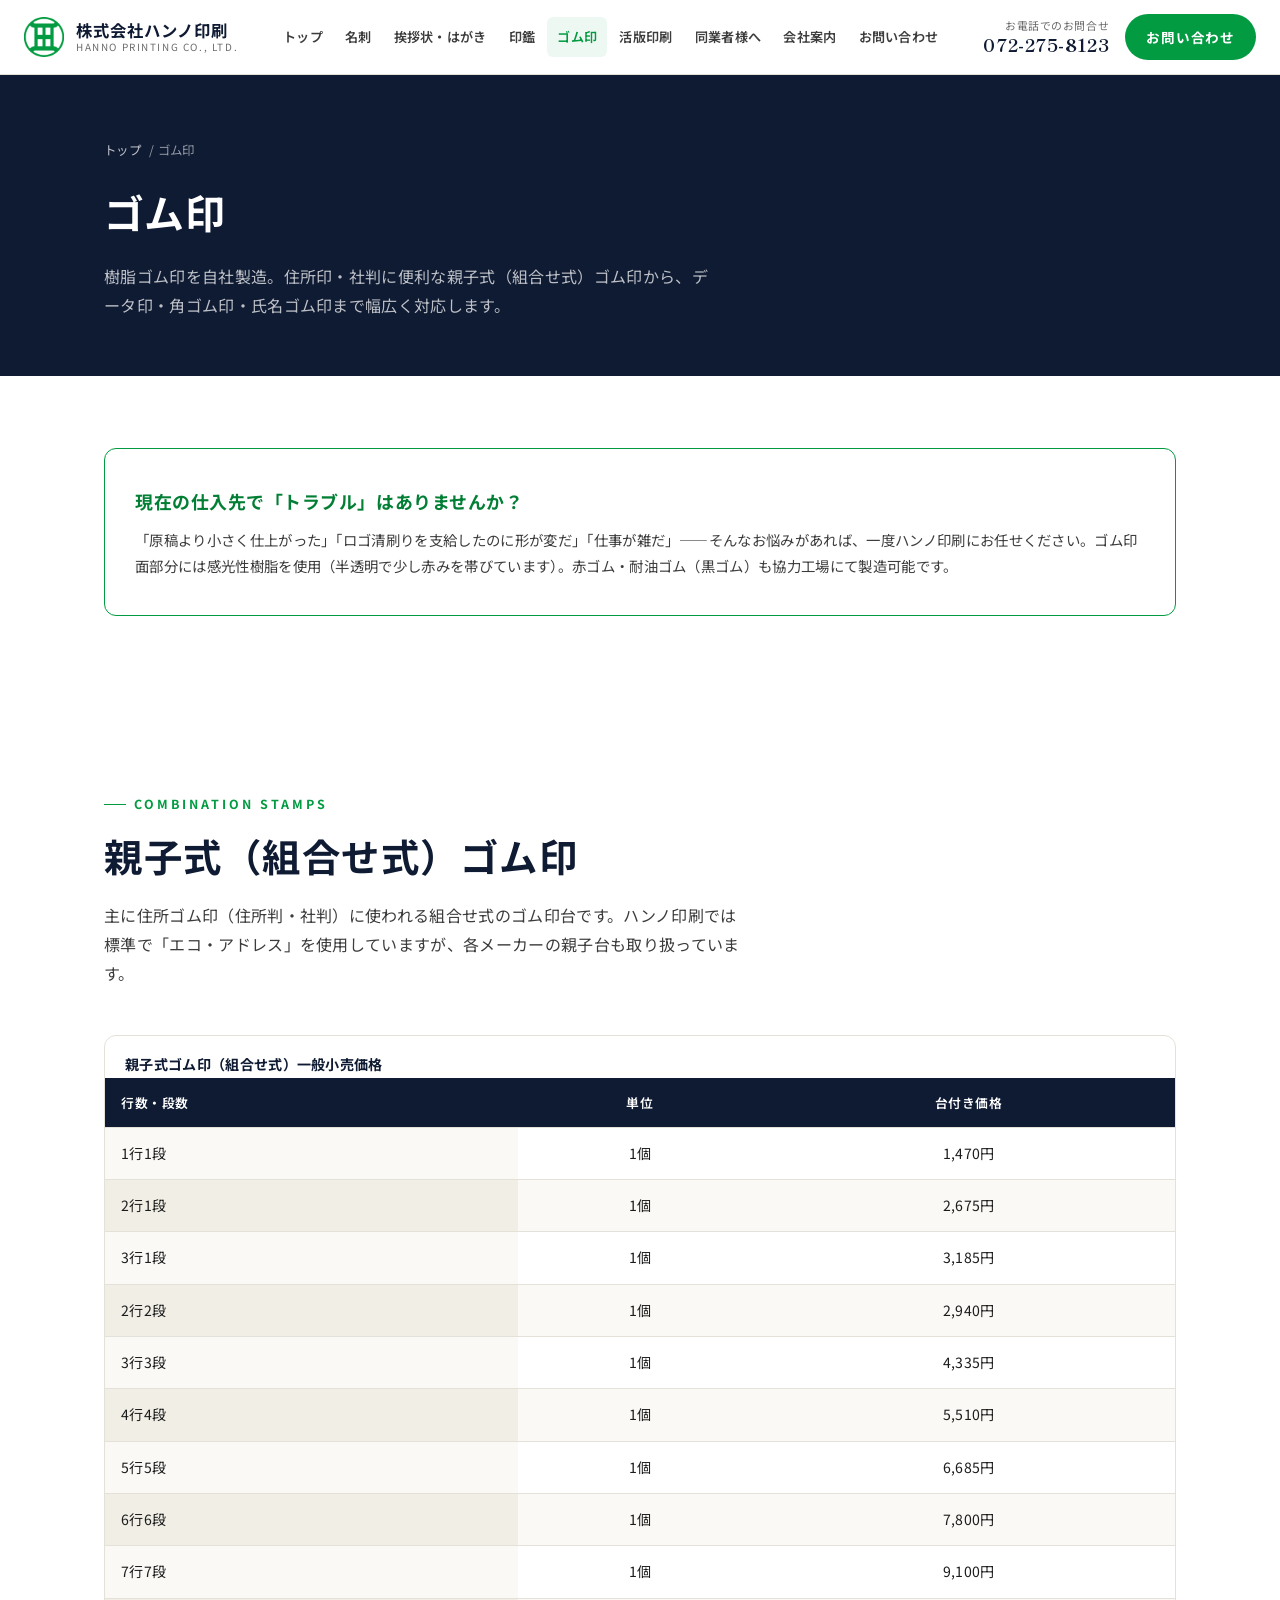
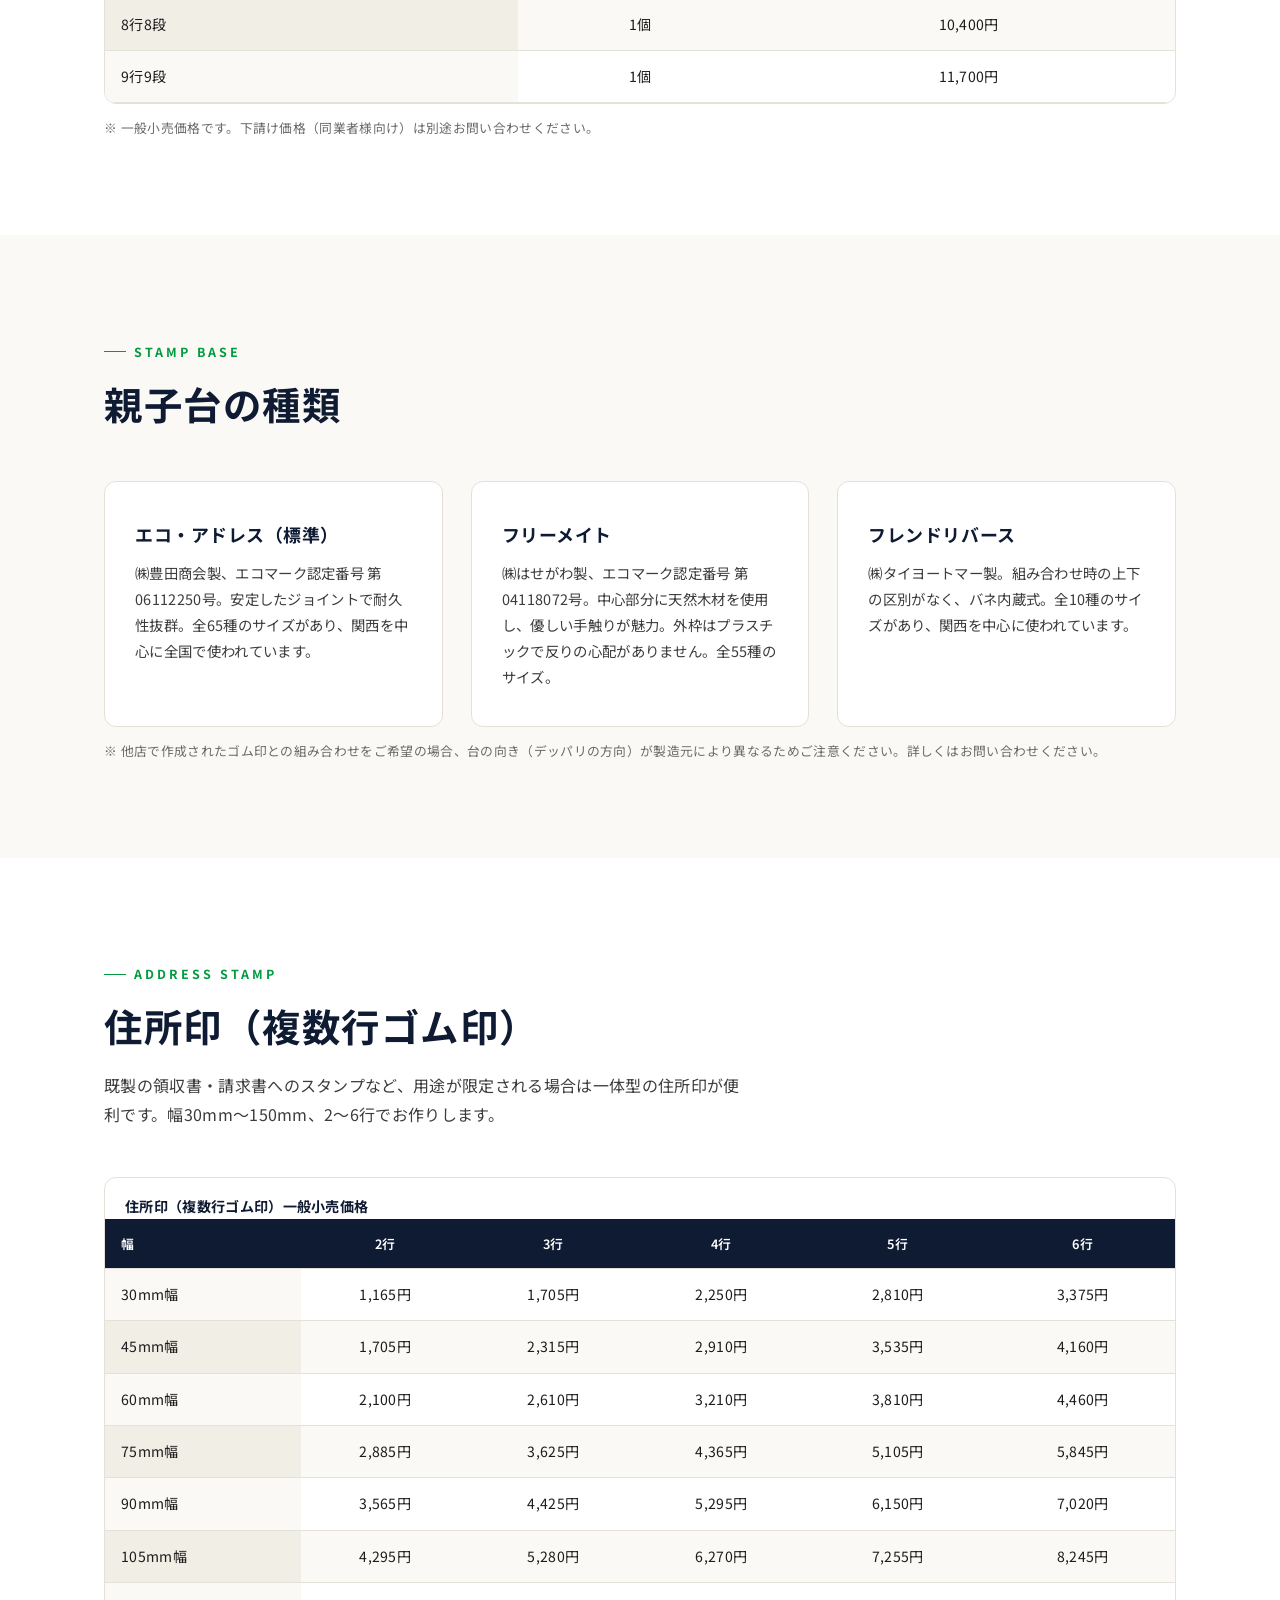
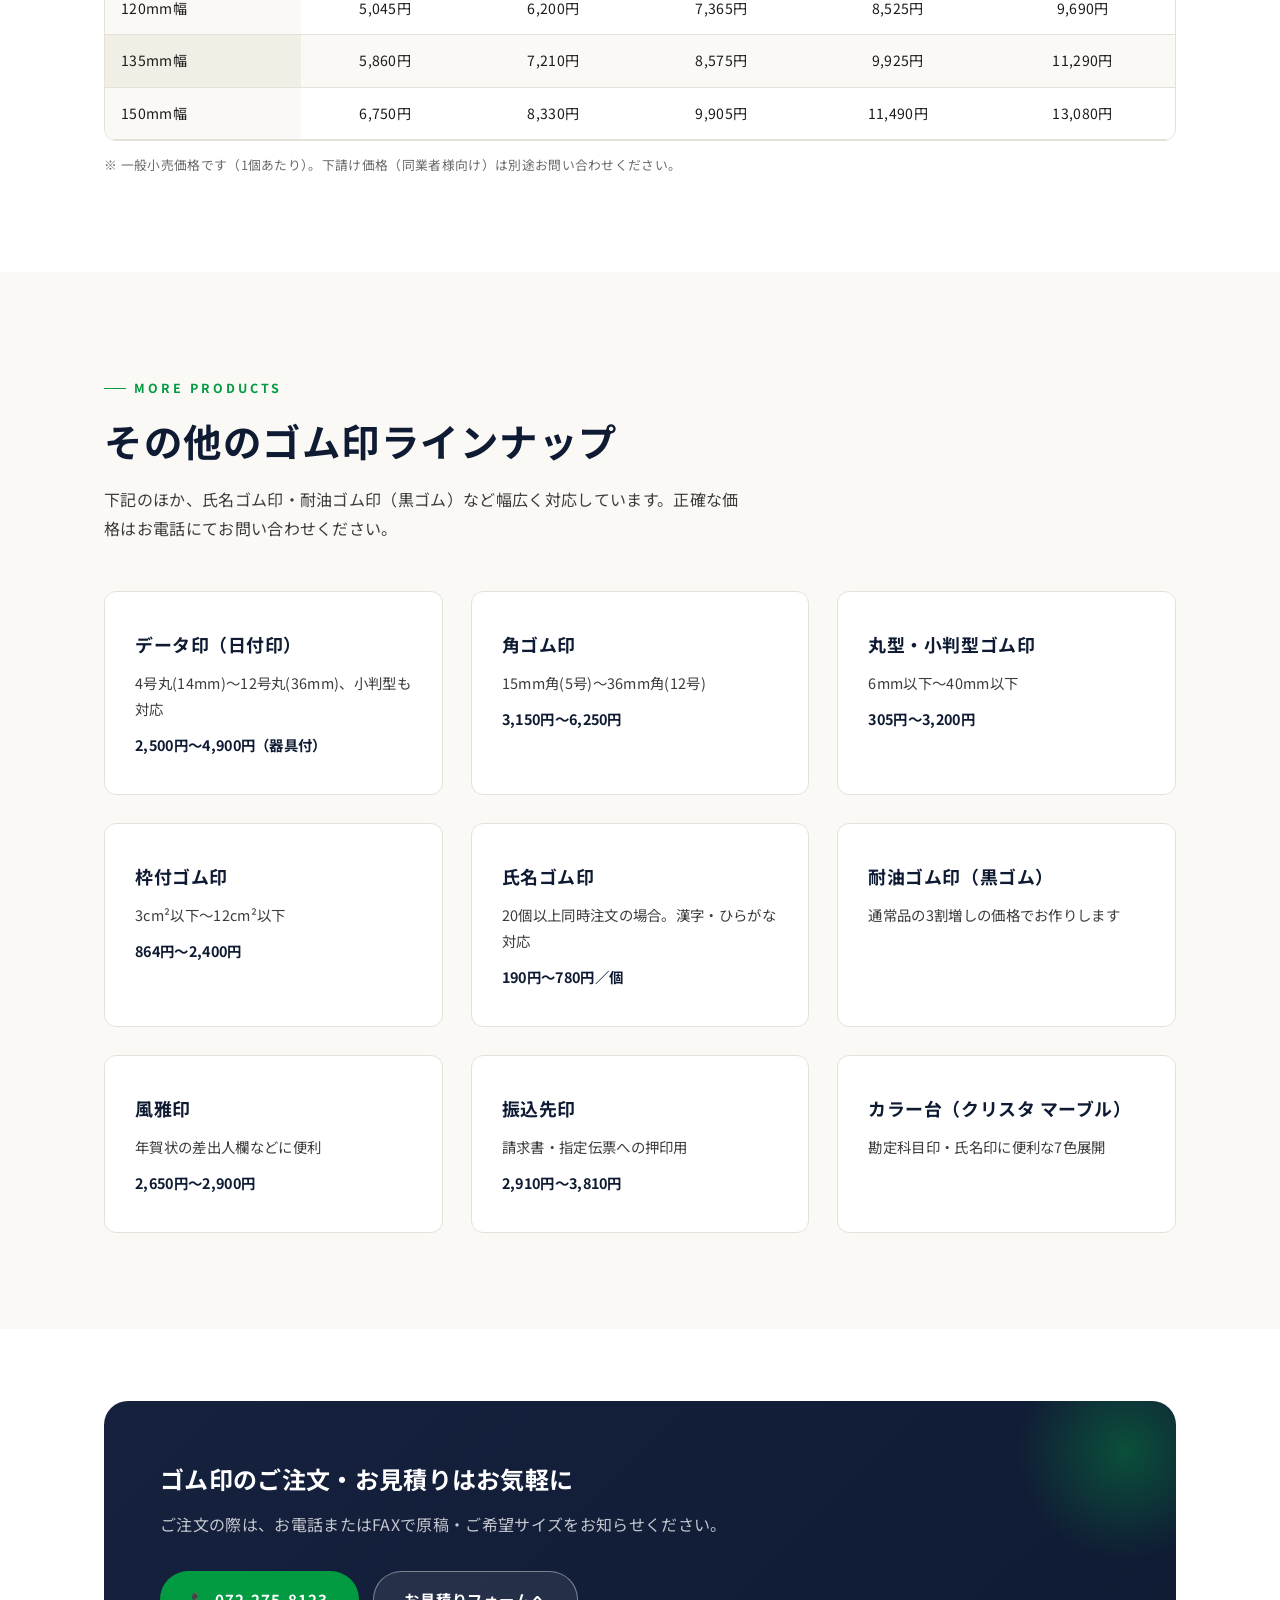
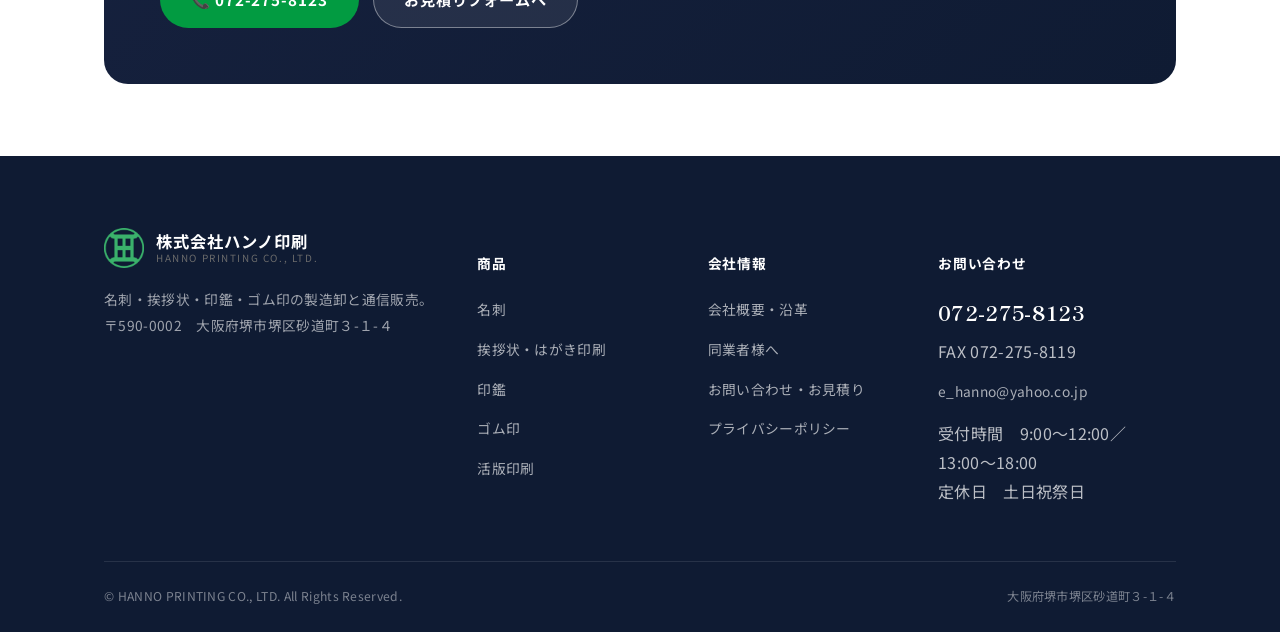
<file: gomuin.html>
<!doctype html>
<html lang="ja">
<head>
<meta charset="UTF-8">
<meta name="viewport" content="width=device-width, initial-scale=1">
<title>ゴム印｜株式会社ハンノ印刷（大阪府堺市）</title>
<meta name="description" content="樹脂ゴム印を自社製造。住所印・社判に便利な親子式（組合せ式）ゴム印「エコ・アドレス」「フリーメイト」に対応。データ印・角ゴム印・氏名ゴム印など豊富なラインナップ。">
<link rel="preconnect" href="https://fonts.googleapis.com">
<link rel="preconnect" href="https://fonts.gstatic.com" crossorigin>
<link href="https://fonts.googleapis.com/css2?family=Noto+Sans+JP:wght@400;500;600;700&family=Shippori+Mincho:wght@600;700&display=swap" rel="stylesheet">
<link rel="stylesheet" href="assets/css/style.css">
</head>
<body>

<header class="site-header">
  <div class="header-inner">
    <a href="index.html" class="brand">
      <img class="brand-mark" src="assets/img/hanno-mark.png" alt="ハンノ印刷の社章">
      <span class="brand-text">
        <span class="brand-jp">株式会社ハンノ印刷</span>
        <span class="brand-en">HANNO PRINTING CO., LTD.</span>
      </span>
    </a>
    <nav class="main-nav">
      <a href="index.html">トップ</a>
      <a href="business-cards.html">名刺</a>
      <a href="greeting-cards.html">挨拶状・はがき</a>
      <a href="inkan.html">印鑑</a>
      <a href="gomuin.html" class="active">ゴム印</a>
      <a href="letterpress.html">活版印刷</a>
      <a href="wholesale.html">同業者様へ</a>
      <a href="company.html">会社案内</a>
      <a href="contact.html">お問い合わせ</a>
    </nav>
    <div class="header-cta">
      <div class="header-tel">
        <span class="tel-label">お電話でのお問合せ</span>
        <a class="tel-number" href="tel:0722758123">072-275-8123</a>
      </div>
      <a href="contact.html" class="btn btn-primary btn-sm">お問い合わせ</a>
      <button class="nav-toggle" aria-label="メニューを開く">
        <svg viewBox="0 0 24 24" width="24" height="24" fill="none" stroke="currentColor" stroke-width="2" stroke-linecap="round"><line x1="3" y1="6" x2="21" y2="6"/><line x1="3" y1="12" x2="21" y2="12"/><line x1="3" y1="18" x2="21" y2="18"/></svg>
      </button>
    </div>
  </div>
</header>

<div class="mobile-nav">
  <div class="mobile-nav-head">
    <span class="brand-jp" style="color:#fff;font-weight:700;">MENU</span>
    <button class="mobile-nav-close" aria-label="閉じる">×</button>
  </div>
  <ul>
    <li><a href="index.html">トップページ</a></li>
    <li><a href="business-cards.html">名刺</a></li>
    <li><a href="greeting-cards.html">挨拶状・はがき印刷</a></li>
    <li><a href="examples.html">挨拶状 文例集</a></li>
    <li><a href="inkan.html">印鑑</a></li>
    <li><a href="gomuin.html">ゴム印</a></li>
    <li><a href="letterpress.html">活版印刷</a></li>
    <li><a href="wholesale.html">同業者様へ</a></li>
    <li><a href="company.html">会社案内</a></li>
    <li><a href="contact.html">お問い合わせ・お見積り</a></li>
    <li><a href="privacy.html">プライバシーポリシー</a></li>
  </ul>
  <a class="mn-tel" href="tel:0722758123">📞 072-275-8123（お電話でのお問合せ）</a>
</div>

<main>

  <div class="page-header">
    <div class="container">
      <div class="crumb"><a href="index.html">トップ</a> / ゴム印</div>
      <h1>ゴム印</h1>
      <p>樹脂ゴム印を自社製造。住所印・社判に便利な親子式（組合せ式）ゴム印から、データ印・角ゴム印・氏名ゴム印まで幅広く対応します。</p>
    </div>
  </div>

  <section class="section tight">
    <div class="container">
      <div class="card" style="border-color:var(--seal-500);">
        <h3 style="color:var(--seal-600);">現在の仕入先で「トラブル」はありませんか？</h3>
        <p>「原稿より小さく仕上がった」「ロゴ清刷りを支給したのに形が変だ」「仕事が雑だ」――そんなお悩みがあれば、一度ハンノ印刷にお任せください。ゴム印面部分には感光性樹脂を使用（半透明で少し赤みを帯びています）。赤ゴム・耐油ゴム（黒ゴム）も協力工場にて製造可能です。</p>
      </div>
    </div>
  </section>

  <section class="section">
    <div class="container">
      <div class="section-head">
        <span class="eyebrow">Combination Stamps</span>
        <h2 class="section-title">親子式（組合せ式）ゴム印</h2>
        <p class="section-lead">主に住所ゴム印（住所判・社判）に使われる組合せ式のゴム印台です。ハンノ印刷では標準で「エコ・アドレス」を使用していますが、各メーカーの親子台も取り扱っています。</p>
      </div>
      <div class="table-scroll">
        <table class="price-table">
          <caption>親子式ゴム印（組合せ式）一般小売価格</caption>
          <thead><tr><th>行数・段数</th><th>単位</th><th>台付き価格</th></tr></thead>
          <tbody>
            <tr><td>1行1段</td><td>1個</td><td>1,470円</td></tr>
            <tr><td>2行1段</td><td>1個</td><td>2,675円</td></tr>
            <tr><td>3行1段</td><td>1個</td><td>3,185円</td></tr>
            <tr><td>2行2段</td><td>1個</td><td>2,940円</td></tr>
            <tr><td>3行3段</td><td>1個</td><td>4,335円</td></tr>
            <tr><td>4行4段</td><td>1個</td><td>5,510円</td></tr>
            <tr><td>5行5段</td><td>1個</td><td>6,685円</td></tr>
            <tr><td>6行6段</td><td>1個</td><td>7,800円</td></tr>
            <tr><td>7行7段</td><td>1個</td><td>9,100円</td></tr>
            <tr><td>8行8段</td><td>1個</td><td>10,400円</td></tr>
            <tr><td>9行9段</td><td>1個</td><td>11,700円</td></tr>
          </tbody>
        </table>
      </div>
      <p class="table-note">※ 一般小売価格です。下請け価格（同業者様向け）は別途お問い合わせください。</p>
    </div>
  </section>

  <section class="section alt">
    <div class="container">
      <div class="section-head">
        <span class="eyebrow">Stamp Base</span>
        <h2 class="section-title">親子台の種類</h2>
      </div>
      <div class="grid grid-3">
        <div class="card">
          <h3>エコ・アドレス（標準）</h3>
          <p>㈱豊田商会製、エコマーク認定番号 第06112250号。安定したジョイントで耐久性抜群。全65種のサイズがあり、関西を中心に全国で使われています。</p>
        </div>
        <div class="card">
          <h3>フリーメイト</h3>
          <p>㈱はせがわ製、エコマーク認定番号 第04118072号。中心部分に天然木材を使用し、優しい手触りが魅力。外枠はプラスチックで反りの心配がありません。全55種のサイズ。</p>
        </div>
        <div class="card">
          <h3>フレンドリバース</h3>
          <p>㈱タイヨートマー製。組み合わせ時の上下の区別がなく、バネ内蔵式。全10種のサイズがあり、関西を中心に使われています。</p>
        </div>
      </div>
      <p class="table-note">※ 他店で作成されたゴム印との組み合わせをご希望の場合、台の向き（デッパリの方向）が製造元により異なるためご注意ください。詳しくはお問い合わせください。</p>
    </div>
  </section>

  <section class="section">
    <div class="container">
      <div class="section-head">
        <span class="eyebrow">Address Stamp</span>
        <h2 class="section-title">住所印（複数行ゴム印）</h2>
        <p class="section-lead">既製の領収書・請求書へのスタンプなど、用途が限定される場合は一体型の住所印が便利です。幅30mm〜150mm、2〜6行でお作りします。</p>
      </div>
      <div class="table-scroll">
        <table class="price-table">
          <caption>住所印（複数行ゴム印）一般小売価格</caption>
          <thead><tr><th>幅</th><th>2行</th><th>3行</th><th>4行</th><th>5行</th><th>6行</th></tr></thead>
          <tbody>
            <tr><td>30mm幅</td><td>1,165円</td><td>1,705円</td><td>2,250円</td><td>2,810円</td><td>3,375円</td></tr>
            <tr><td>45mm幅</td><td>1,705円</td><td>2,315円</td><td>2,910円</td><td>3,535円</td><td>4,160円</td></tr>
            <tr><td>60mm幅</td><td>2,100円</td><td>2,610円</td><td>3,210円</td><td>3,810円</td><td>4,460円</td></tr>
            <tr><td>75mm幅</td><td>2,885円</td><td>3,625円</td><td>4,365円</td><td>5,105円</td><td>5,845円</td></tr>
            <tr><td>90mm幅</td><td>3,565円</td><td>4,425円</td><td>5,295円</td><td>6,150円</td><td>7,020円</td></tr>
            <tr><td>105mm幅</td><td>4,295円</td><td>5,280円</td><td>6,270円</td><td>7,255円</td><td>8,245円</td></tr>
            <tr><td>120mm幅</td><td>5,045円</td><td>6,200円</td><td>7,365円</td><td>8,525円</td><td>9,690円</td></tr>
            <tr><td>135mm幅</td><td>5,860円</td><td>7,210円</td><td>8,575円</td><td>9,925円</td><td>11,290円</td></tr>
            <tr><td>150mm幅</td><td>6,750円</td><td>8,330円</td><td>9,905円</td><td>11,490円</td><td>13,080円</td></tr>
          </tbody>
        </table>
      </div>
      <p class="table-note">※ 一般小売価格です（1個あたり）。下請け価格（同業者様向け）は別途お問い合わせください。</p>
    </div>
  </section>

  <section class="section alt">
    <div class="container">
      <div class="section-head">
        <span class="eyebrow">More Products</span>
        <h2 class="section-title">その他のゴム印ラインナップ</h2>
        <p class="section-lead">下記のほか、氏名ゴム印・耐油ゴム印（黒ゴム）など幅広く対応しています。正確な価格はお電話にてお問い合わせください。</p>
      </div>
      <div class="grid grid-3">
        <div class="card"><h3>データ印（日付印）</h3><p>4号丸(14mm)〜12号丸(36mm)、小判型も対応</p><p style="margin-top:10px;font-weight:700;color:var(--navy-900);">2,500円〜4,900円（器具付）</p></div>
        <div class="card"><h3>角ゴム印</h3><p>15mm角(5号)〜36mm角(12号)</p><p style="margin-top:10px;font-weight:700;color:var(--navy-900);">3,150円〜6,250円</p></div>
        <div class="card"><h3>丸型・小判型ゴム印</h3><p>6mm以下〜40mm以下</p><p style="margin-top:10px;font-weight:700;color:var(--navy-900);">305円〜3,200円</p></div>
        <div class="card"><h3>枠付ゴム印</h3><p>3cm²以下〜12cm²以下</p><p style="margin-top:10px;font-weight:700;color:var(--navy-900);">864円〜2,400円</p></div>
        <div class="card"><h3>氏名ゴム印</h3><p>20個以上同時注文の場合。漢字・ひらがな対応</p><p style="margin-top:10px;font-weight:700;color:var(--navy-900);">190円〜780円／個</p></div>
        <div class="card"><h3>耐油ゴム印（黒ゴム）</h3><p>通常品の3割増しの価格でお作りします</p></div>
        <div class="card"><h3>風雅印</h3><p>年賀状の差出人欄などに便利</p><p style="margin-top:10px;font-weight:700;color:var(--navy-900);">2,650円〜2,900円</p></div>
        <div class="card"><h3>振込先印</h3><p>請求書・指定伝票への押印用</p><p style="margin-top:10px;font-weight:700;color:var(--navy-900);">2,910円〜3,810円</p></div>
        <div class="card"><h3>カラー台（クリスタ マーブル）</h3><p>勘定科目印・氏名印に便利な7色展開</p></div>
      </div>
    </div>
  </section>

  <section class="section tight">
    <div class="container">
      <div class="cta-banner">
        <div>
          <h3>ゴム印のご注文・お見積りはお気軽に</h3>
          <p>ご注文の際は、お電話またはFAXで原稿・ご希望サイズをお知らせください。</p>
        </div>
        <div class="cta-actions">
          <a href="tel:0722758123" class="btn btn-primary">📞 072-275-8123</a>
          <a href="contact.html" class="btn btn-ghost-light">お見積りフォームへ</a>
        </div>
      </div>
    </div>
  </section>

</main>

<footer class="site-footer">
  <div class="container">
    <div class="footer-grid">
      <div class="footer-brand">
        <a href="index.html" class="brand">
          <img class="brand-mark" src="assets/img/hanno-mark-light.png" alt="ハンノ印刷の社章">
          <span class="brand-text">
            <span class="brand-jp">株式会社ハンノ印刷</span>
            <span class="brand-en">HANNO PRINTING CO., LTD.</span>
          </span>
        </a>
        <p>名刺・挨拶状・印鑑・ゴム印の製造卸と通信販売。<br>〒590-0002　大阪府堺市堺区砂道町３-１-４</p>
      </div>
      <div class="footer-col">
        <h5>商品</h5>
        <ul>
          <li><a href="business-cards.html">名刺</a></li>
          <li><a href="greeting-cards.html">挨拶状・はがき印刷</a></li>
          <li><a href="inkan.html">印鑑</a></li>
          <li><a href="gomuin.html">ゴム印</a></li>
          <li><a href="letterpress.html">活版印刷</a></li>
        </ul>
      </div>
      <div class="footer-col">
        <h5>会社情報</h5>
        <ul>
          <li><a href="company.html">会社概要・沿革</a></li>
          <li><a href="wholesale.html">同業者様へ</a></li>
          <li><a href="contact.html">お問い合わせ・お見積り</a></li>
          <li><a href="privacy.html">プライバシーポリシー</a></li>
        </ul>
      </div>
      <div class="footer-col footer-contact">
        <h5>お問い合わせ</h5>
        <a class="tel" href="tel:0722758123">072-275-8123</a>
        <p style="margin-top:6px;">FAX 072-275-8119</p>
        <p style="margin-top:10px;"><a href="mailto:e_hanno@yahoo.co.jp">e_hanno@yahoo.co.jp</a></p>
        <p style="margin-top:14px;">受付時間　9:00〜12:00／13:00〜18:00<br>定休日　土日祝祭日</p>
      </div>
    </div>
    <div class="footer-bottom">
      <span>&copy; HANNO PRINTING CO., LTD. All Rights Reserved.</span>
      <span>大阪府堺市堺区砂道町３-１-４</span>
    </div>
  </div>
</footer>

<div class="mobile-cta">
  <div class="mobile-cta-inner">
    <a href="tel:0722758123" class="call">📞 電話する</a>
    <a href="mailto:e_hanno@yahoo.co.jp" class="mail">✉ メールする</a>
  </div>
</div>

<script src="assets/js/main.js"></script>
</body>
</html>
</file>
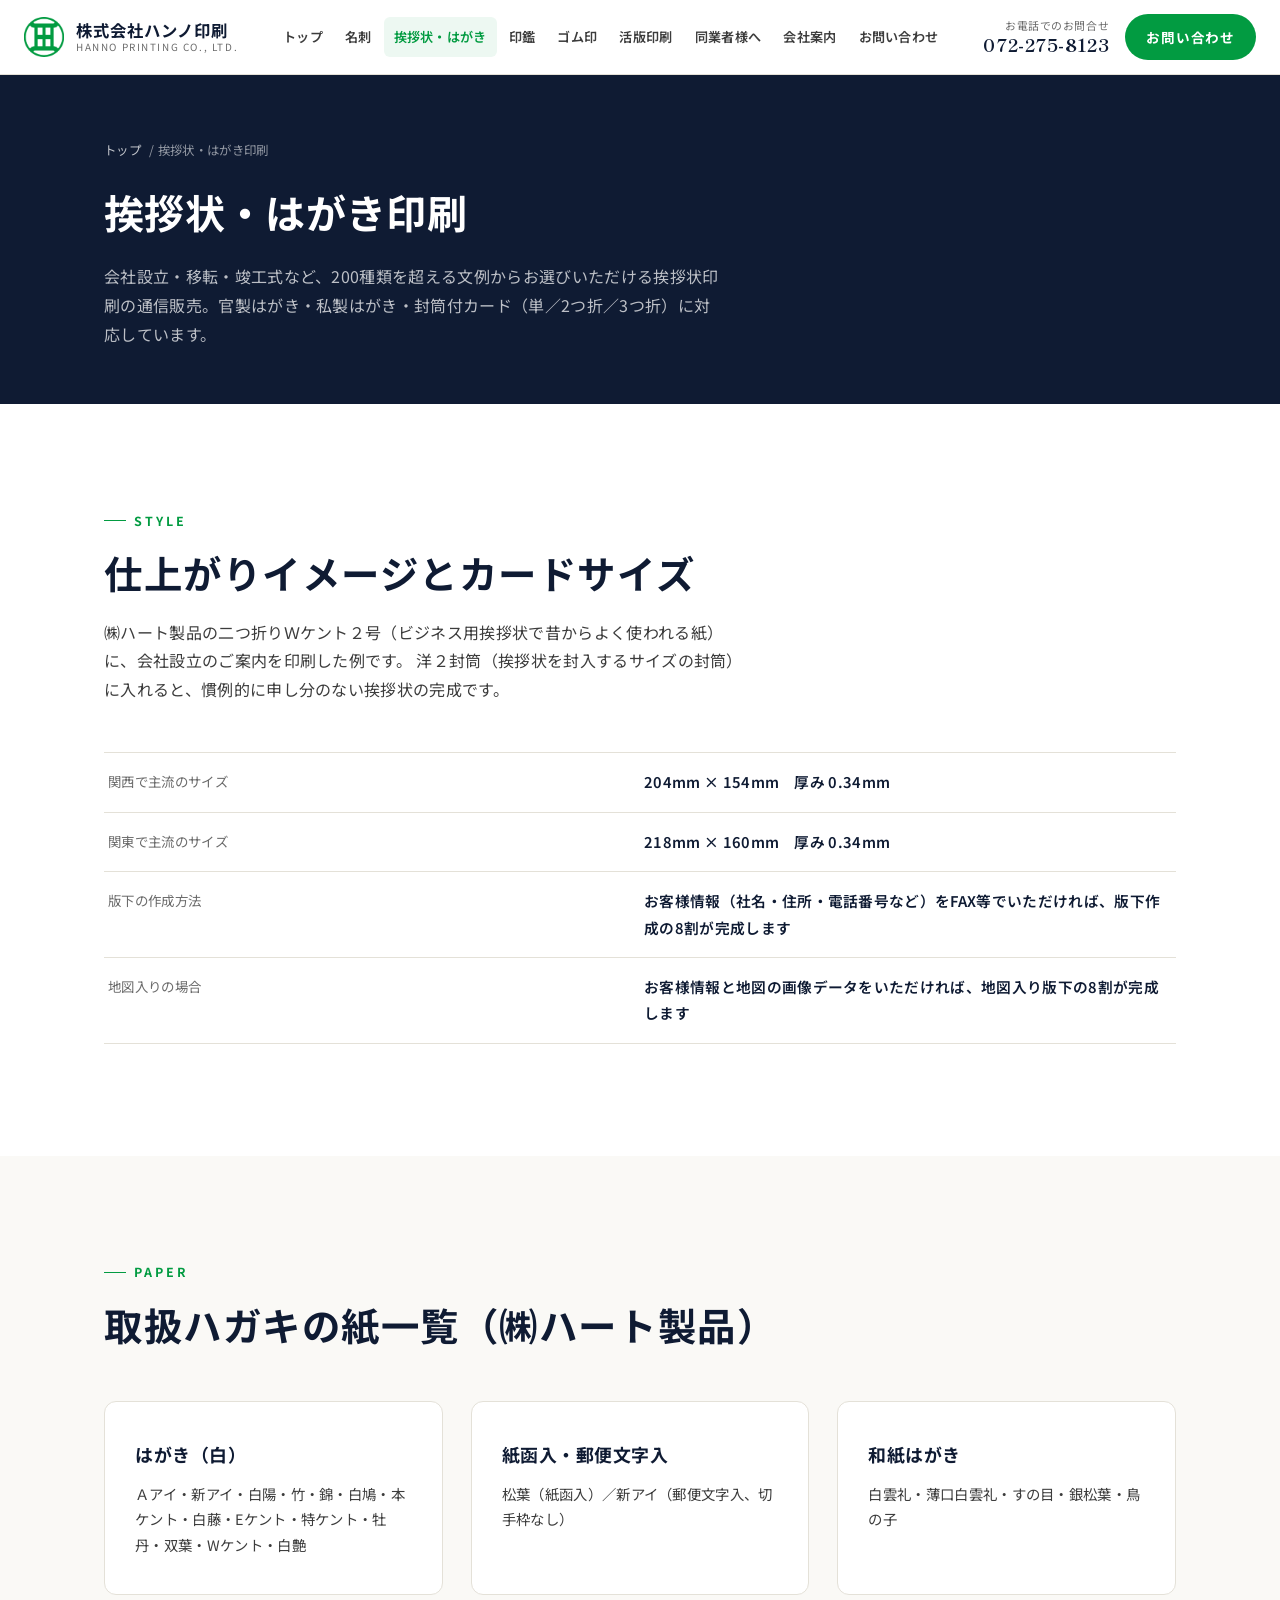
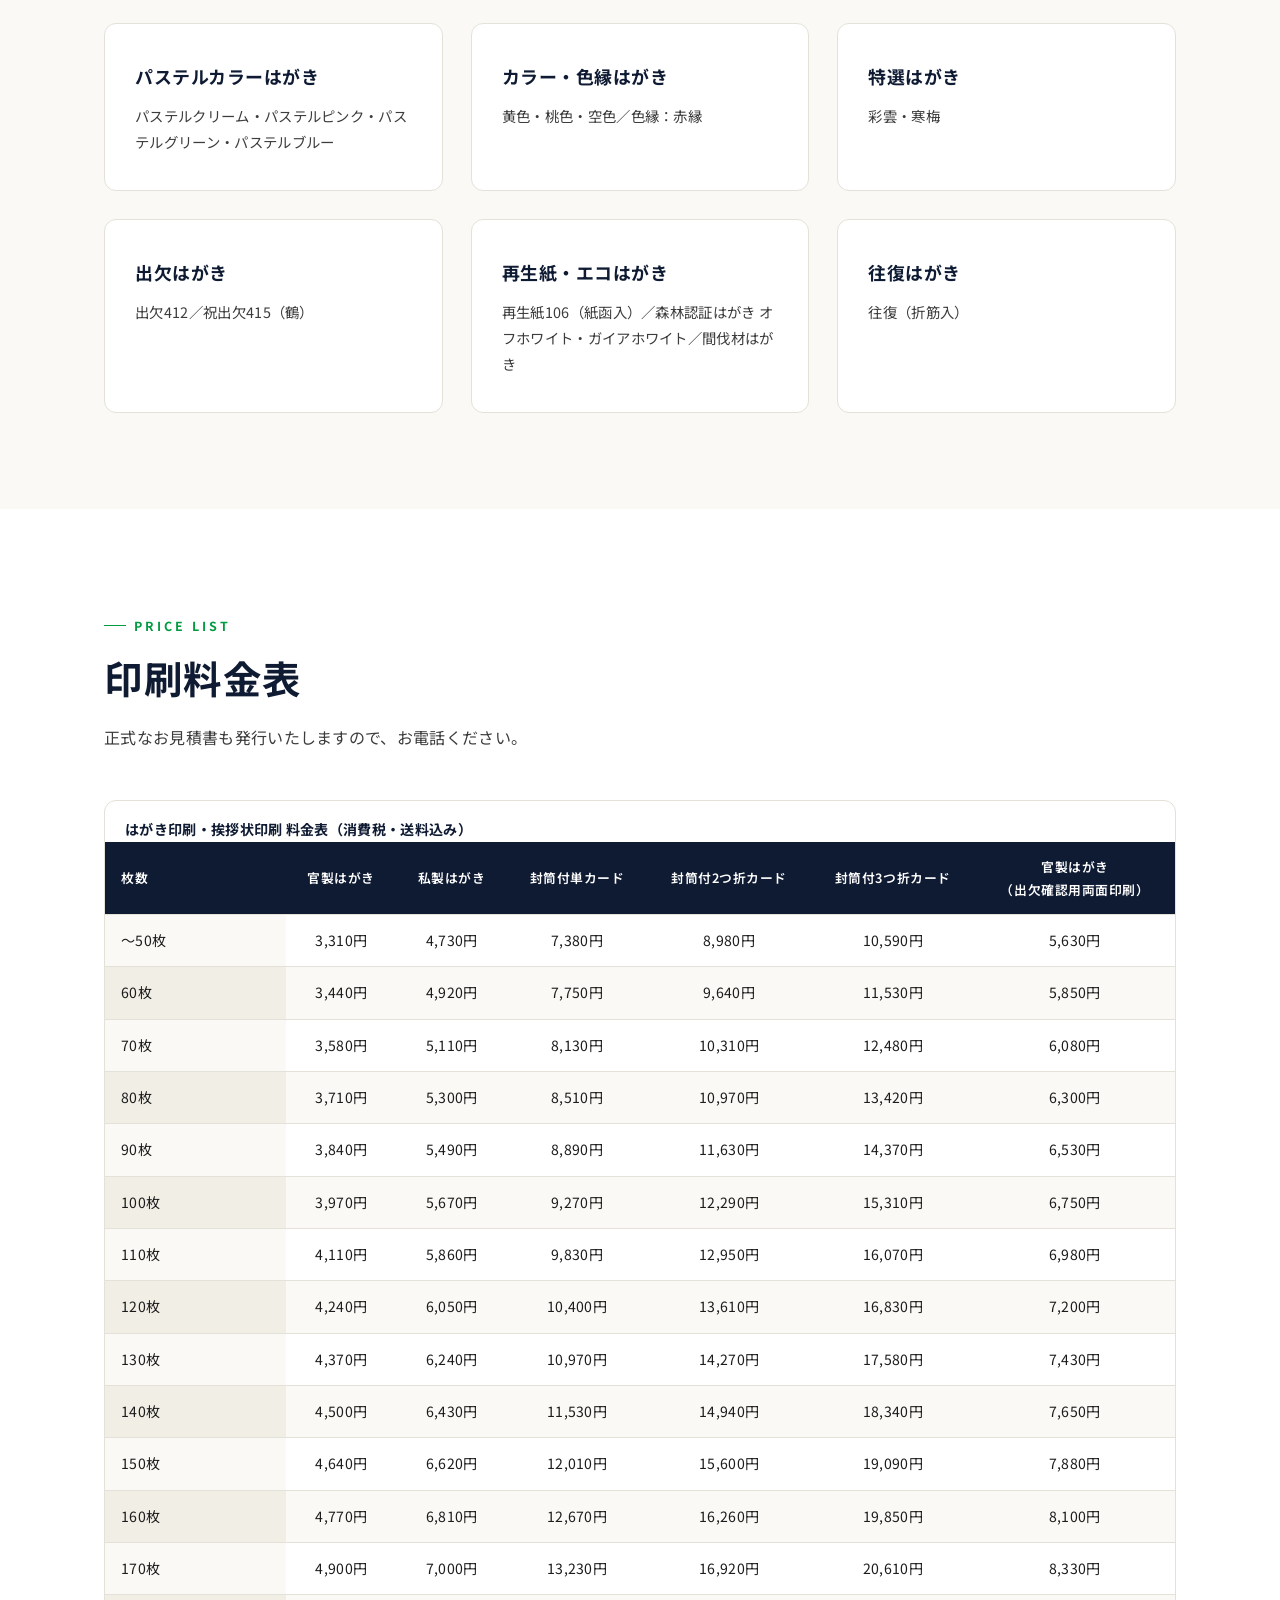
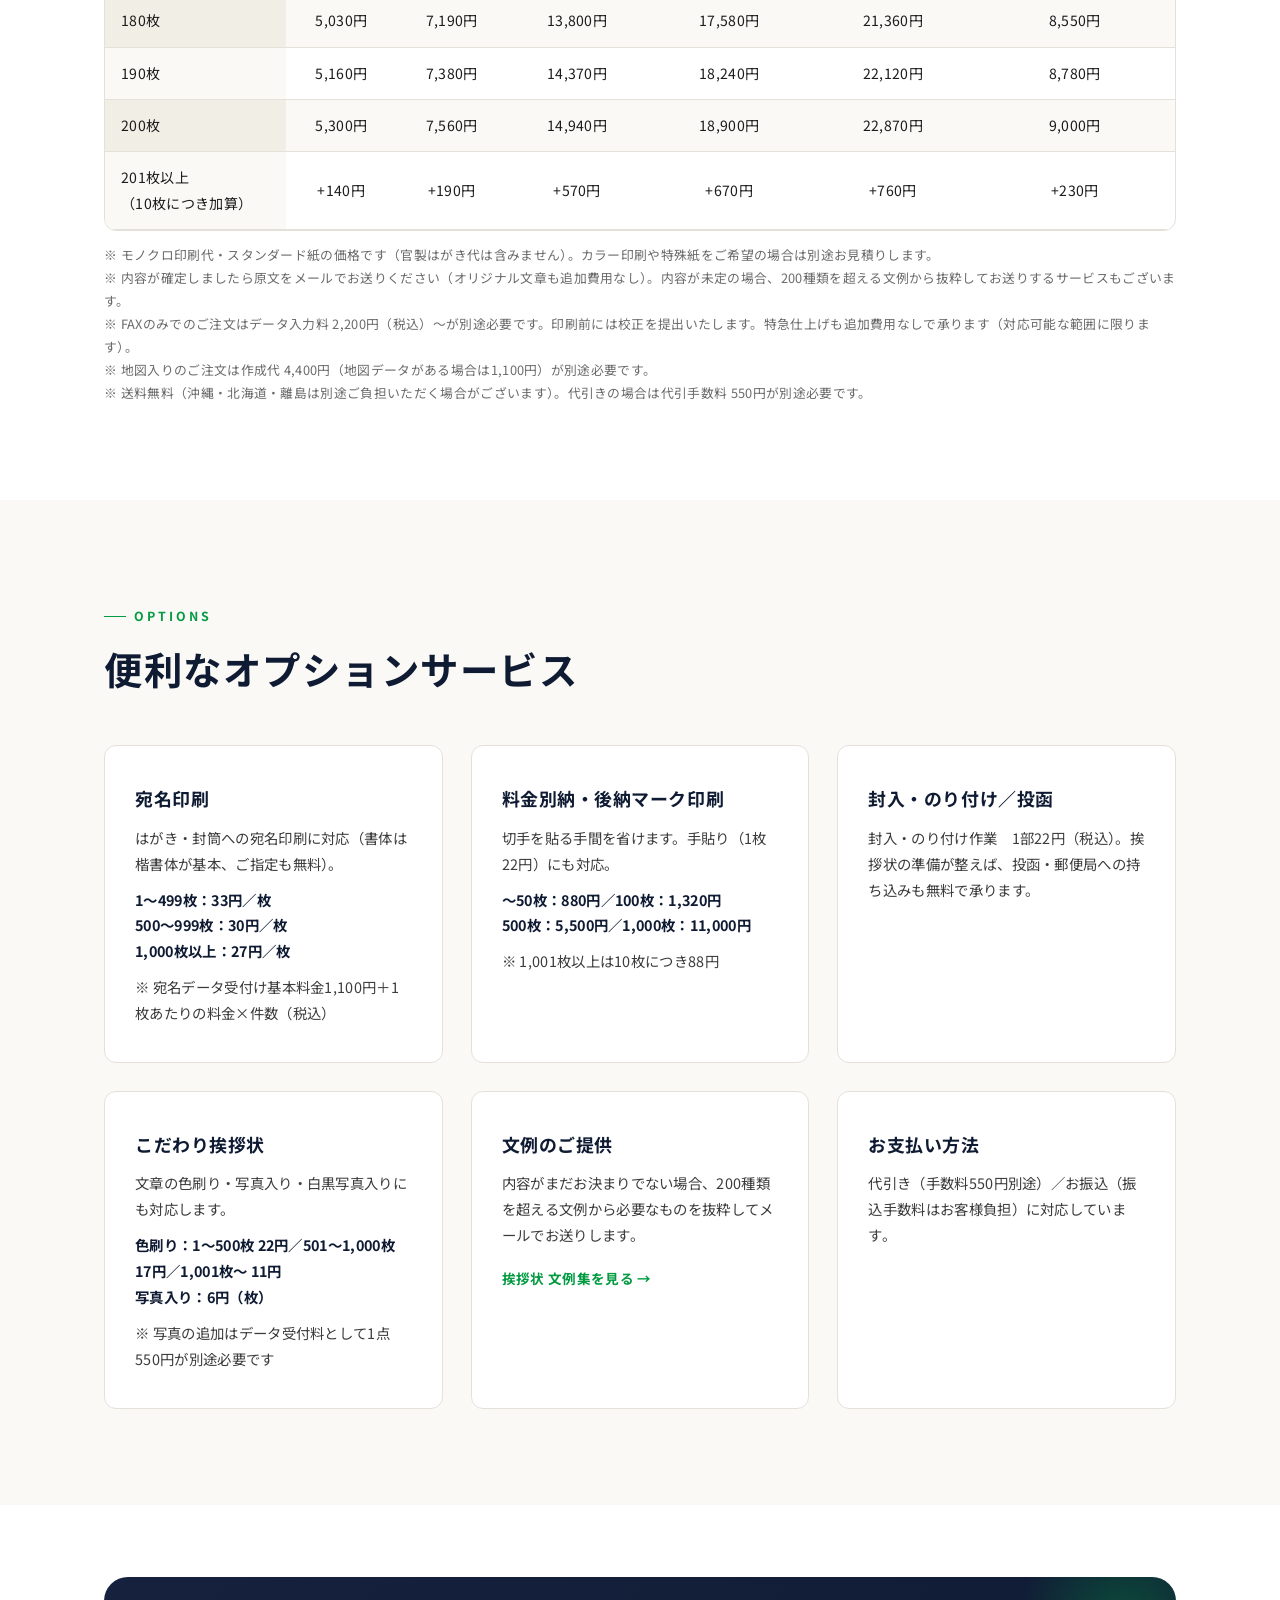
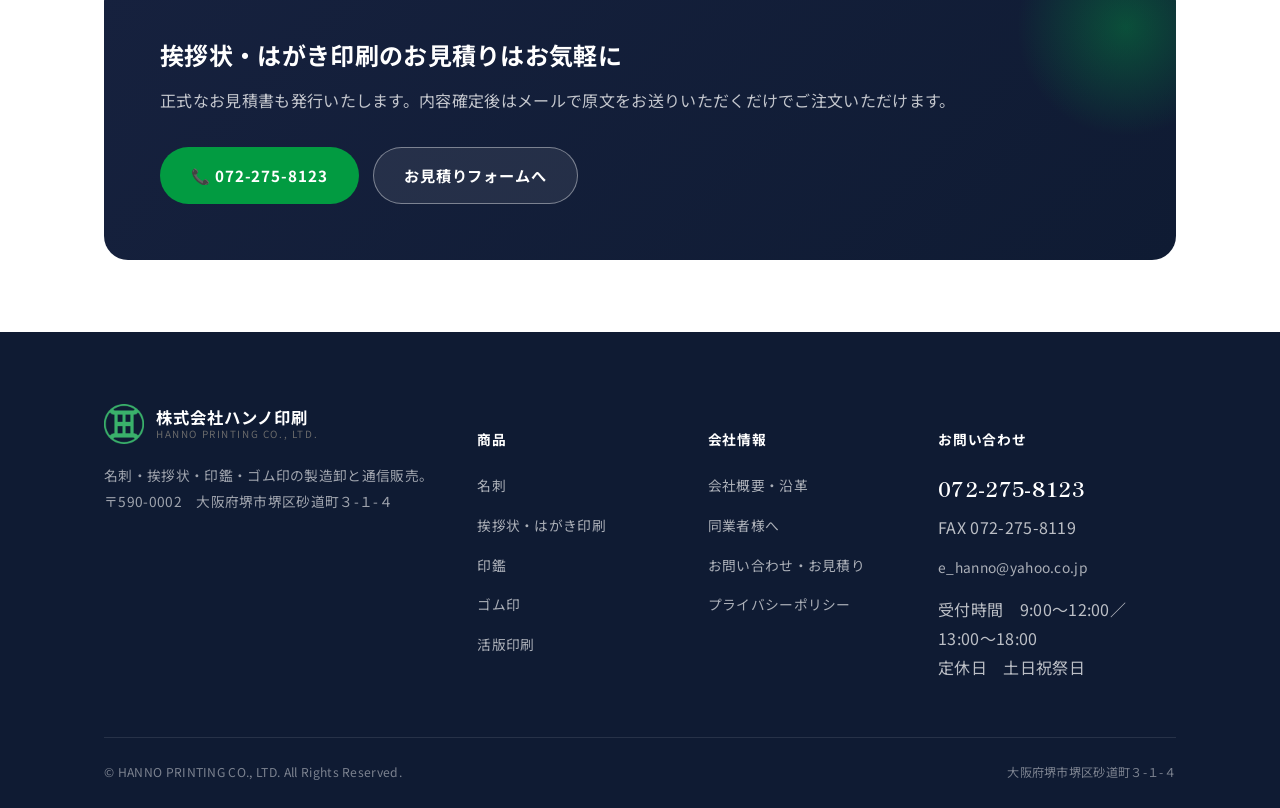
<file: greeting-cards.html>
<!doctype html>
<html lang="ja">
<head>
<meta charset="UTF-8">
<meta name="viewport" content="width=device-width, initial-scale=1">
<title>挨拶状・はがき印刷｜株式会社ハンノ印刷（大阪府堺市）</title>
<meta name="description" content="会社設立・移転・竣工式など、豊富な文例からお選びいただける挨拶状印刷。官製はがき・私製はがき・封筒付単カード／2つ折カード／3つ折カードの通信販売。料金表・オプションサービスもご案内。">
<link rel="preconnect" href="https://fonts.googleapis.com">
<link rel="preconnect" href="https://fonts.gstatic.com" crossorigin>
<link href="https://fonts.googleapis.com/css2?family=Noto+Sans+JP:wght@400;500;600;700&family=Shippori+Mincho:wght@600;700&display=swap" rel="stylesheet">
<link rel="stylesheet" href="assets/css/style.css">
</head>
<body>

<header class="site-header">
  <div class="header-inner">
    <a href="index.html" class="brand">
      <img class="brand-mark" src="assets/img/hanno-mark.png" alt="ハンノ印刷の社章">
      <span class="brand-text">
        <span class="brand-jp">株式会社ハンノ印刷</span>
        <span class="brand-en">HANNO PRINTING CO., LTD.</span>
      </span>
    </a>
    <nav class="main-nav">
      <a href="index.html">トップ</a>
      <a href="business-cards.html">名刺</a>
      <a href="greeting-cards.html" class="active">挨拶状・はがき</a>
      <a href="inkan.html">印鑑</a>
      <a href="gomuin.html">ゴム印</a>
      <a href="letterpress.html">活版印刷</a>
      <a href="wholesale.html">同業者様へ</a>
      <a href="company.html">会社案内</a>
      <a href="contact.html">お問い合わせ</a>
    </nav>
    <div class="header-cta">
      <div class="header-tel">
        <span class="tel-label">お電話でのお問合せ</span>
        <a class="tel-number" href="tel:0722758123">072-275-8123</a>
      </div>
      <a href="contact.html" class="btn btn-primary btn-sm">お問い合わせ</a>
      <button class="nav-toggle" aria-label="メニューを開く">
        <svg viewBox="0 0 24 24" width="24" height="24" fill="none" stroke="currentColor" stroke-width="2" stroke-linecap="round"><line x1="3" y1="6" x2="21" y2="6"/><line x1="3" y1="12" x2="21" y2="12"/><line x1="3" y1="18" x2="21" y2="18"/></svg>
      </button>
    </div>
  </div>
</header>

<div class="mobile-nav">
  <div class="mobile-nav-head">
    <span class="brand-jp" style="color:#fff;font-weight:700;">MENU</span>
    <button class="mobile-nav-close" aria-label="閉じる">×</button>
  </div>
  <ul>
    <li><a href="index.html">トップページ</a></li>
    <li><a href="business-cards.html">名刺</a></li>
    <li><a href="greeting-cards.html">挨拶状・はがき印刷</a></li>
    <li><a href="examples.html">挨拶状 文例集</a></li>
    <li><a href="inkan.html">印鑑</a></li>
    <li><a href="gomuin.html">ゴム印</a></li>
    <li><a href="letterpress.html">活版印刷</a></li>
    <li><a href="wholesale.html">同業者様へ</a></li>
    <li><a href="company.html">会社案内</a></li>
    <li><a href="contact.html">お問い合わせ・お見積り</a></li>
    <li><a href="privacy.html">プライバシーポリシー</a></li>
  </ul>
  <a class="mn-tel" href="tel:0722758123">📞 072-275-8123（お電話でのお問合せ）</a>
</div>

<main>

  <div class="page-header">
    <div class="container">
      <div class="crumb"><a href="index.html">トップ</a> / 挨拶状・はがき印刷</div>
      <h1>挨拶状・はがき印刷</h1>
      <p>会社設立・移転・竣工式など、200種類を超える文例からお選びいただける挨拶状印刷の通信販売。官製はがき・私製はがき・封筒付カード（単／2つ折／3つ折）に対応しています。</p>
    </div>
  </div>

  <section class="section">
    <div class="container">
      <div class="section-head">
        <span class="eyebrow">Style</span>
        <h2 class="section-title">仕上がりイメージとカードサイズ</h2>
        <p class="section-lead">
          ㈱ハート製品の二つ折りＷケント２号（ビジネス用挨拶状で昔からよく使われる紙）に、会社設立のご案内を印刷した例です。
          洋２封筒（挨拶状を封入するサイズの封筒）に入れると、慣例的に申し分のない挨拶状の完成です。
        </p>
      </div>
      <dl class="spec-list">
        <dt>関西で主流のサイズ</dt><dd>204mm × 154mm　厚み 0.34mm</dd>
        <dt>関東で主流のサイズ</dt><dd>218mm × 160mm　厚み 0.34mm</dd>
        <dt>版下の作成方法</dt><dd>お客様情報（社名・住所・電話番号など）をFAX等でいただければ、版下作成の8割が完成します</dd>
        <dt>地図入りの場合</dt><dd>お客様情報と地図の画像データをいただければ、地図入り版下の8割が完成します</dd>
      </dl>
    </div>
  </section>

  <section class="section alt">
    <div class="container">
      <div class="section-head">
        <span class="eyebrow">Paper</span>
        <h2 class="section-title">取扱ハガキの紙一覧（㈱ハート製品）</h2>
      </div>
      <div class="grid grid-3">
        <div class="card"><h3>はがき（白）</h3><p>Ａアイ・新アイ・白陽・竹・錦・白鳩・本ケント・白藤・Eケント・特ケント・牡丹・双葉・Wケント・白艶</p></div>
        <div class="card"><h3>紙函入・郵便文字入</h3><p>松葉（紙函入）／新アイ（郵便文字入、切手枠なし）</p></div>
        <div class="card"><h3>和紙はがき</h3><p>白雲礼・薄口白雲礼・すの目・銀松葉・鳥の子</p></div>
        <div class="card"><h3>パステルカラーはがき</h3><p>パステルクリーム・パステルピンク・パステルグリーン・パステルブルー</p></div>
        <div class="card"><h3>カラー・色縁はがき</h3><p>黄色・桃色・空色／色縁：赤縁</p></div>
        <div class="card"><h3>特選はがき</h3><p>彩雲・寒梅</p></div>
        <div class="card"><h3>出欠はがき</h3><p>出欠412／祝出欠415（鶴）</p></div>
        <div class="card"><h3>再生紙・エコはがき</h3><p>再生紙106（紙函入）／森林認証はがき オフホワイト・ガイアホワイト／間伐材はがき</p></div>
        <div class="card"><h3>往復はがき</h3><p>往復（折筋入）</p></div>
      </div>
    </div>
  </section>

  <section class="section">
    <div class="container">
      <div class="section-head">
        <span class="eyebrow">Price List</span>
        <h2 class="section-title">印刷料金表</h2>
        <p class="section-lead">正式なお見積書も発行いたしますので、お電話ください。</p>
      </div>
      <div class="table-scroll">
        <table class="price-table">
          <caption>はがき印刷・挨拶状印刷 料金表（消費税・送料込み）</caption>
          <thead>
            <tr>
              <th>枚数</th>
              <th>官製はがき</th>
              <th>私製はがき</th>
              <th>封筒付単カード</th>
              <th>封筒付2つ折カード</th>
              <th>封筒付3つ折カード</th>
              <th>官製はがき<br>（出欠確認用両面印刷）</th>
            </tr>
          </thead>
          <tbody>
            <tr><td>〜50枚</td><td>3,310円</td><td>4,730円</td><td>7,380円</td><td>8,980円</td><td>10,590円</td><td>5,630円</td></tr>
            <tr><td>60枚</td><td>3,440円</td><td>4,920円</td><td>7,750円</td><td>9,640円</td><td>11,530円</td><td>5,850円</td></tr>
            <tr><td>70枚</td><td>3,580円</td><td>5,110円</td><td>8,130円</td><td>10,310円</td><td>12,480円</td><td>6,080円</td></tr>
            <tr><td>80枚</td><td>3,710円</td><td>5,300円</td><td>8,510円</td><td>10,970円</td><td>13,420円</td><td>6,300円</td></tr>
            <tr><td>90枚</td><td>3,840円</td><td>5,490円</td><td>8,890円</td><td>11,630円</td><td>14,370円</td><td>6,530円</td></tr>
            <tr><td>100枚</td><td>3,970円</td><td>5,670円</td><td>9,270円</td><td>12,290円</td><td>15,310円</td><td>6,750円</td></tr>
            <tr><td>110枚</td><td>4,110円</td><td>5,860円</td><td>9,830円</td><td>12,950円</td><td>16,070円</td><td>6,980円</td></tr>
            <tr><td>120枚</td><td>4,240円</td><td>6,050円</td><td>10,400円</td><td>13,610円</td><td>16,830円</td><td>7,200円</td></tr>
            <tr><td>130枚</td><td>4,370円</td><td>6,240円</td><td>10,970円</td><td>14,270円</td><td>17,580円</td><td>7,430円</td></tr>
            <tr><td>140枚</td><td>4,500円</td><td>6,430円</td><td>11,530円</td><td>14,940円</td><td>18,340円</td><td>7,650円</td></tr>
            <tr><td>150枚</td><td>4,640円</td><td>6,620円</td><td>12,010円</td><td>15,600円</td><td>19,090円</td><td>7,880円</td></tr>
            <tr><td>160枚</td><td>4,770円</td><td>6,810円</td><td>12,670円</td><td>16,260円</td><td>19,850円</td><td>8,100円</td></tr>
            <tr><td>170枚</td><td>4,900円</td><td>7,000円</td><td>13,230円</td><td>16,920円</td><td>20,610円</td><td>8,330円</td></tr>
            <tr><td>180枚</td><td>5,030円</td><td>7,190円</td><td>13,800円</td><td>17,580円</td><td>21,360円</td><td>8,550円</td></tr>
            <tr><td>190枚</td><td>5,160円</td><td>7,380円</td><td>14,370円</td><td>18,240円</td><td>22,120円</td><td>8,780円</td></tr>
            <tr><td>200枚</td><td>5,300円</td><td>7,560円</td><td>14,940円</td><td>18,900円</td><td>22,870円</td><td>9,000円</td></tr>
            <tr><td>201枚以上<br>（10枚につき加算）</td><td>+140円</td><td>+190円</td><td>+570円</td><td>+670円</td><td>+760円</td><td>+230円</td></tr>
          </tbody>
        </table>
      </div>
      <p class="table-note">
        ※ モノクロ印刷代・スタンダード紙の価格です（官製はがき代は含みません）。カラー印刷や特殊紙をご希望の場合は別途お見積りします。<br>
        ※ 内容が確定しましたら原文をメールでお送りください（オリジナル文章も追加費用なし）。内容が未定の場合、200種類を超える文例から抜粋してお送りするサービスもございます。<br>
        ※ FAXのみでのご注文はデータ入力料 2,200円（税込）〜が別途必要です。印刷前には校正を提出いたします。特急仕上げも追加費用なしで承ります（対応可能な範囲に限ります）。<br>
        ※ 地図入りのご注文は作成代 4,400円（地図データがある場合は1,100円）が別途必要です。<br>
        ※ 送料無料（沖縄・北海道・離島は別途ご負担いただく場合がございます）。代引きの場合は代引手数料 550円が別途必要です。
      </p>
    </div>
  </section>

  <section class="section alt">
    <div class="container">
      <div class="section-head">
        <span class="eyebrow">Options</span>
        <h2 class="section-title">便利なオプションサービス</h2>
      </div>
      <div class="grid grid-3">
        <div class="card">
          <h3>宛名印刷</h3>
          <p>はがき・封筒への宛名印刷に対応（書体は楷書体が基本、ご指定も無料）。</p>
          <p style="margin-top:10px;font-weight:700;color:var(--navy-900);">1〜499枚：33円／枚<br>500〜999枚：30円／枚<br>1,000枚以上：27円／枚</p>
          <p class="table-note">※ 宛名データ受付け基本料金1,100円＋1枚あたりの料金×件数（税込）</p>
        </div>
        <div class="card">
          <h3>料金別納・後納マーク印刷</h3>
          <p>切手を貼る手間を省けます。手貼り（1枚22円）にも対応。</p>
          <p style="margin-top:10px;font-weight:700;color:var(--navy-900);">〜50枚：880円／100枚：1,320円<br>500枚：5,500円／1,000枚：11,000円</p>
          <p class="table-note">※ 1,001枚以上は10枚につき88円</p>
        </div>
        <div class="card">
          <h3>封入・のり付け／投函</h3>
          <p>封入・のり付け作業　1部22円（税込）。挨拶状の準備が整えば、投函・郵便局への持ち込みも無料で承ります。</p>
        </div>
        <div class="card">
          <h3>こだわり挨拶状</h3>
          <p>文章の色刷り・写真入り・白黒写真入りにも対応します。</p>
          <p style="margin-top:10px;font-weight:700;color:var(--navy-900);">色刷り：1〜500枚 22円／501〜1,000枚 17円／1,001枚〜 11円<br>写真入り：6円（枚）</p>
          <p class="table-note">※ 写真の追加はデータ受付料として1点550円が別途必要です</p>
        </div>
        <div class="card">
          <h3>文例のご提供</h3>
          <p>内容がまだお決まりでない場合、200種類を超える文例から必要なものを抜粋してメールでお送りします。</p>
          <a href="examples.html" class="card-link">挨拶状 文例集を見る →</a>
        </div>
        <div class="card">
          <h3>お支払い方法</h3>
          <p>代引き（手数料550円別途）／お振込（振込手数料はお客様負担）に対応しています。</p>
        </div>
      </div>
    </div>
  </section>

  <section class="section tight">
    <div class="container">
      <div class="cta-banner">
        <div>
          <h3>挨拶状・はがき印刷のお見積りはお気軽に</h3>
          <p>正式なお見積書も発行いたします。内容確定後はメールで原文をお送りいただくだけでご注文いただけます。</p>
        </div>
        <div class="cta-actions">
          <a href="tel:0722758123" class="btn btn-primary">📞 072-275-8123</a>
          <a href="contact.html" class="btn btn-ghost-light">お見積りフォームへ</a>
        </div>
      </div>
    </div>
  </section>

</main>

<footer class="site-footer">
  <div class="container">
    <div class="footer-grid">
      <div class="footer-brand">
        <a href="index.html" class="brand">
          <img class="brand-mark" src="assets/img/hanno-mark-light.png" alt="ハンノ印刷の社章">
          <span class="brand-text">
            <span class="brand-jp">株式会社ハンノ印刷</span>
            <span class="brand-en">HANNO PRINTING CO., LTD.</span>
          </span>
        </a>
        <p>名刺・挨拶状・印鑑・ゴム印の製造卸と通信販売。<br>〒590-0002　大阪府堺市堺区砂道町３-１-４</p>
      </div>
      <div class="footer-col">
        <h5>商品</h5>
        <ul>
          <li><a href="business-cards.html">名刺</a></li>
          <li><a href="greeting-cards.html">挨拶状・はがき印刷</a></li>
          <li><a href="inkan.html">印鑑</a></li>
          <li><a href="gomuin.html">ゴム印</a></li>
          <li><a href="letterpress.html">活版印刷</a></li>
        </ul>
      </div>
      <div class="footer-col">
        <h5>会社情報</h5>
        <ul>
          <li><a href="company.html">会社概要・沿革</a></li>
          <li><a href="wholesale.html">同業者様へ</a></li>
          <li><a href="contact.html">お問い合わせ・お見積り</a></li>
          <li><a href="privacy.html">プライバシーポリシー</a></li>
        </ul>
      </div>
      <div class="footer-col footer-contact">
        <h5>お問い合わせ</h5>
        <a class="tel" href="tel:0722758123">072-275-8123</a>
        <p style="margin-top:6px;">FAX 072-275-8119</p>
        <p style="margin-top:10px;"><a href="mailto:e_hanno@yahoo.co.jp">e_hanno@yahoo.co.jp</a></p>
        <p style="margin-top:14px;">受付時間　9:00〜12:00／13:00〜18:00<br>定休日　土日祝祭日</p>
      </div>
    </div>
    <div class="footer-bottom">
      <span>&copy; HANNO PRINTING CO., LTD. All Rights Reserved.</span>
      <span>大阪府堺市堺区砂道町３-１-４</span>
    </div>
  </div>
</footer>

<div class="mobile-cta">
  <div class="mobile-cta-inner">
    <a href="tel:0722758123" class="call">📞 電話する</a>
    <a href="mailto:e_hanno@yahoo.co.jp" class="mail">✉ メールする</a>
  </div>
</div>

<script src="assets/js/main.js"></script>
</body>
</html>
</file>
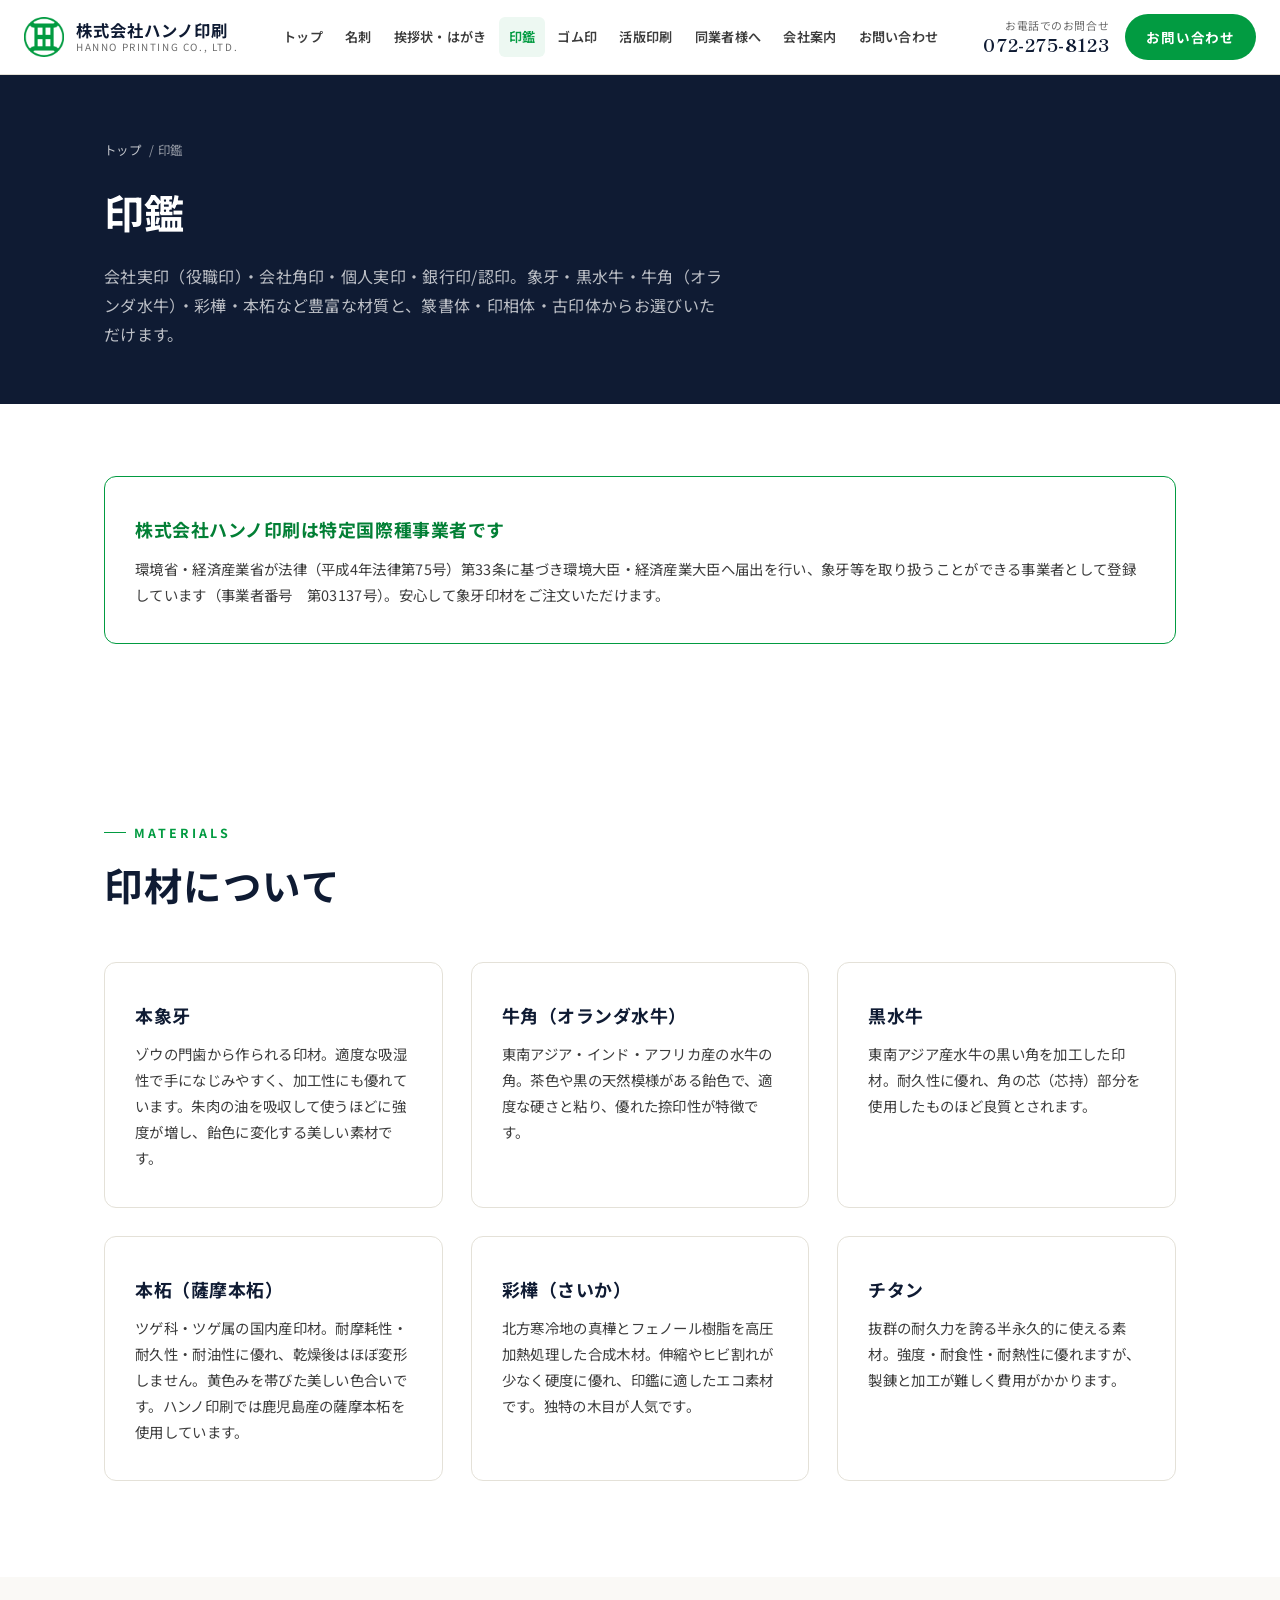
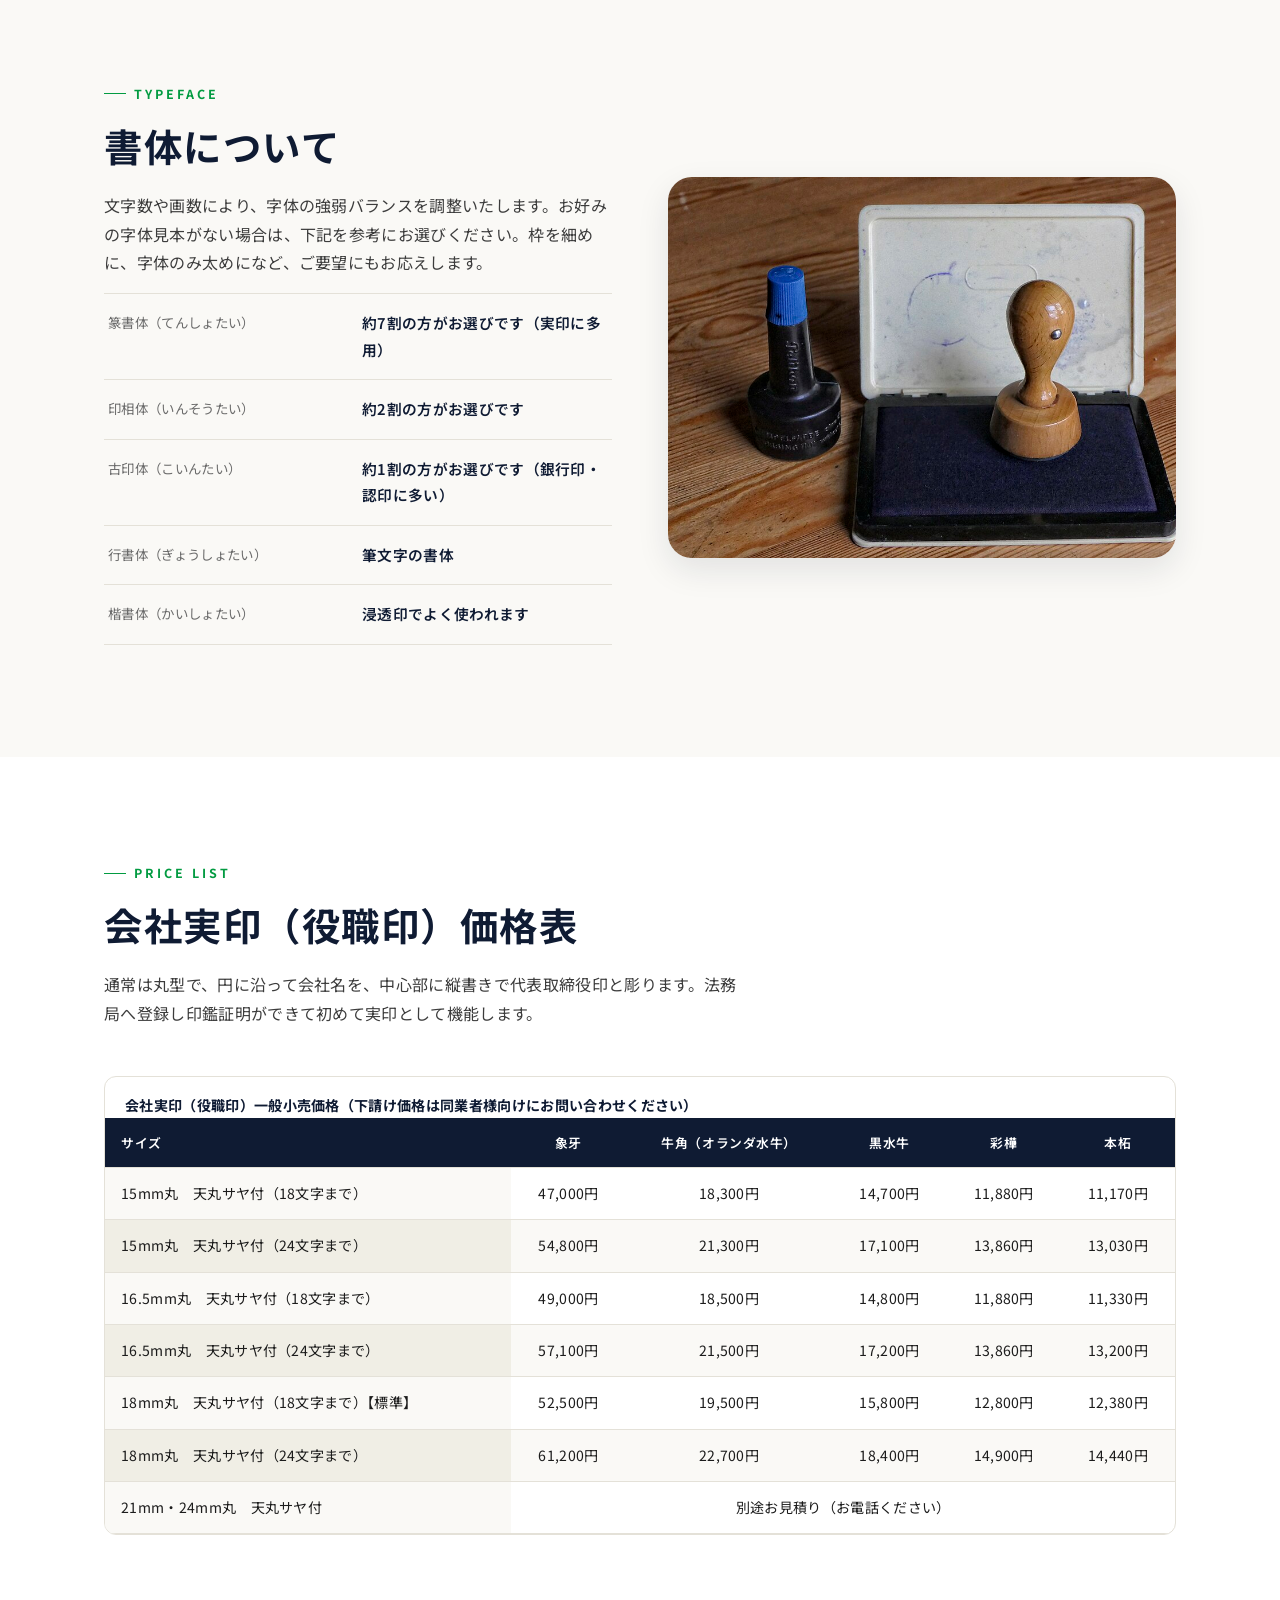
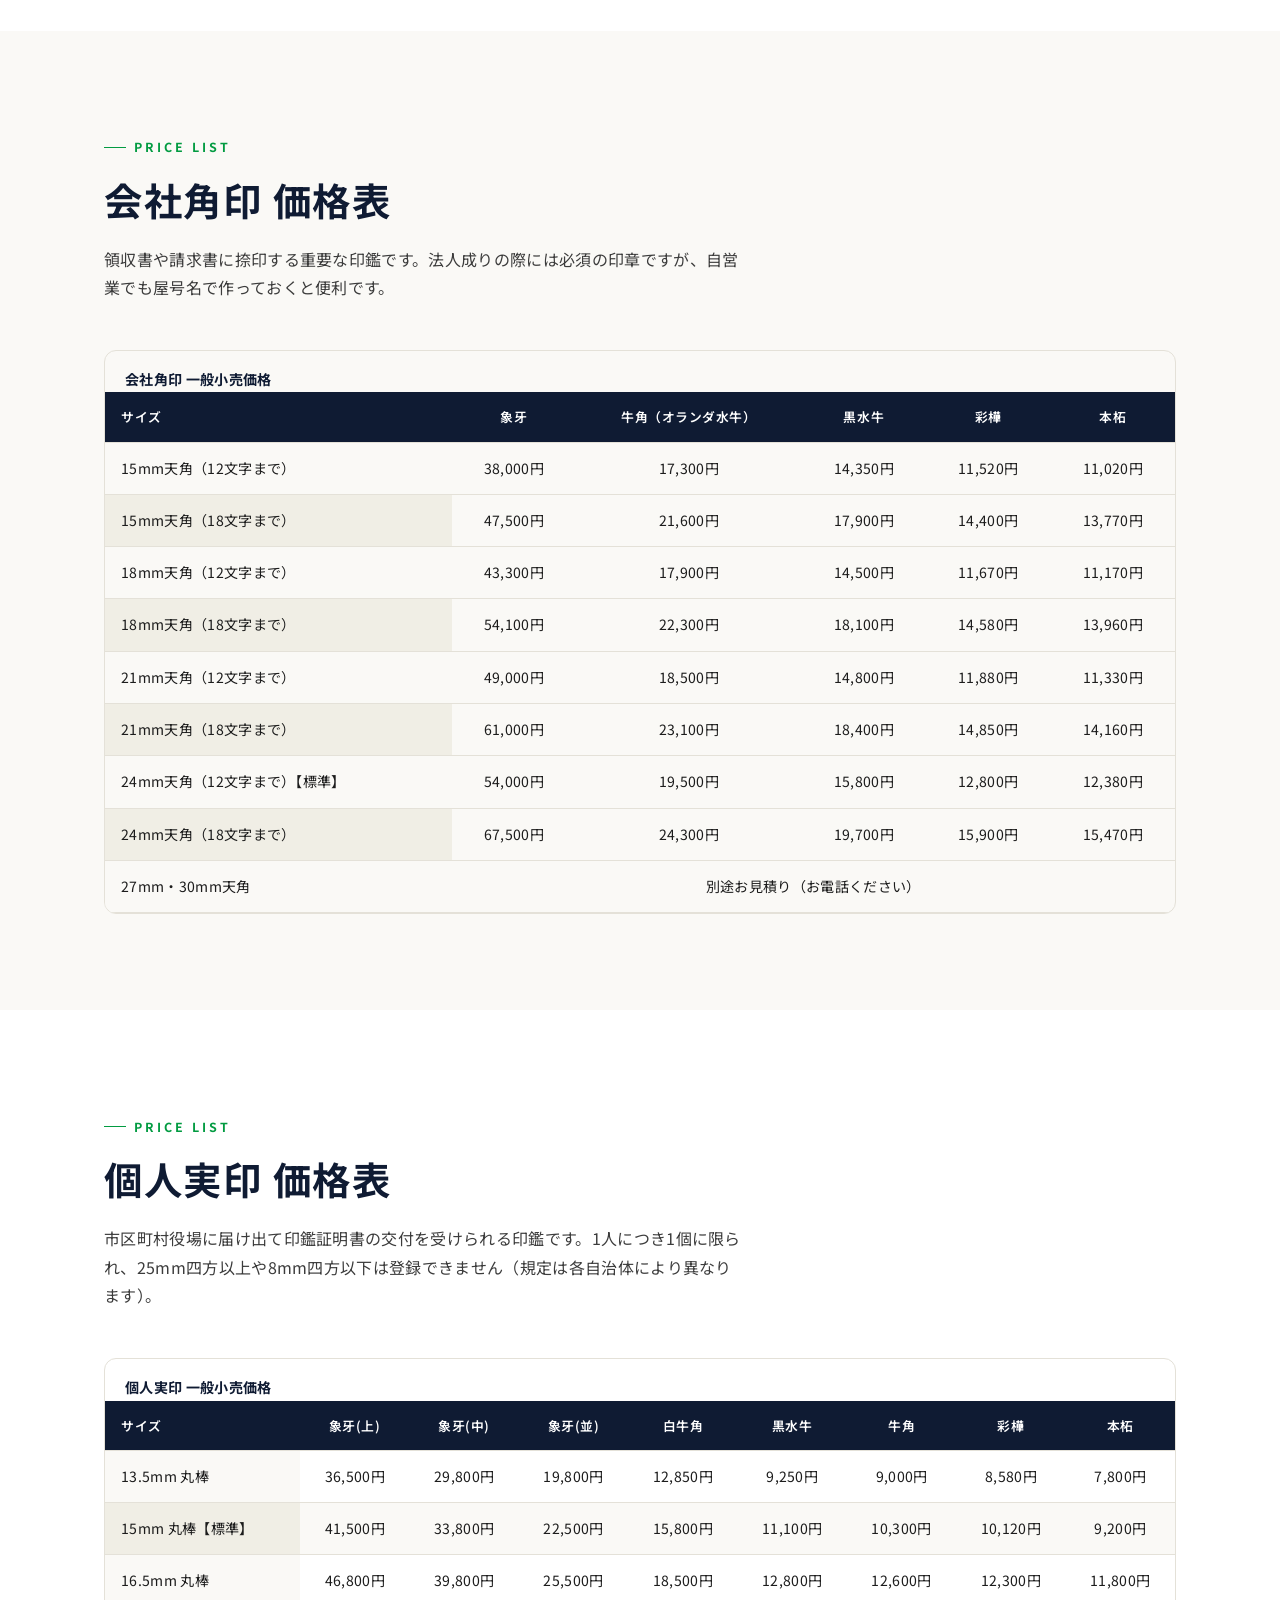
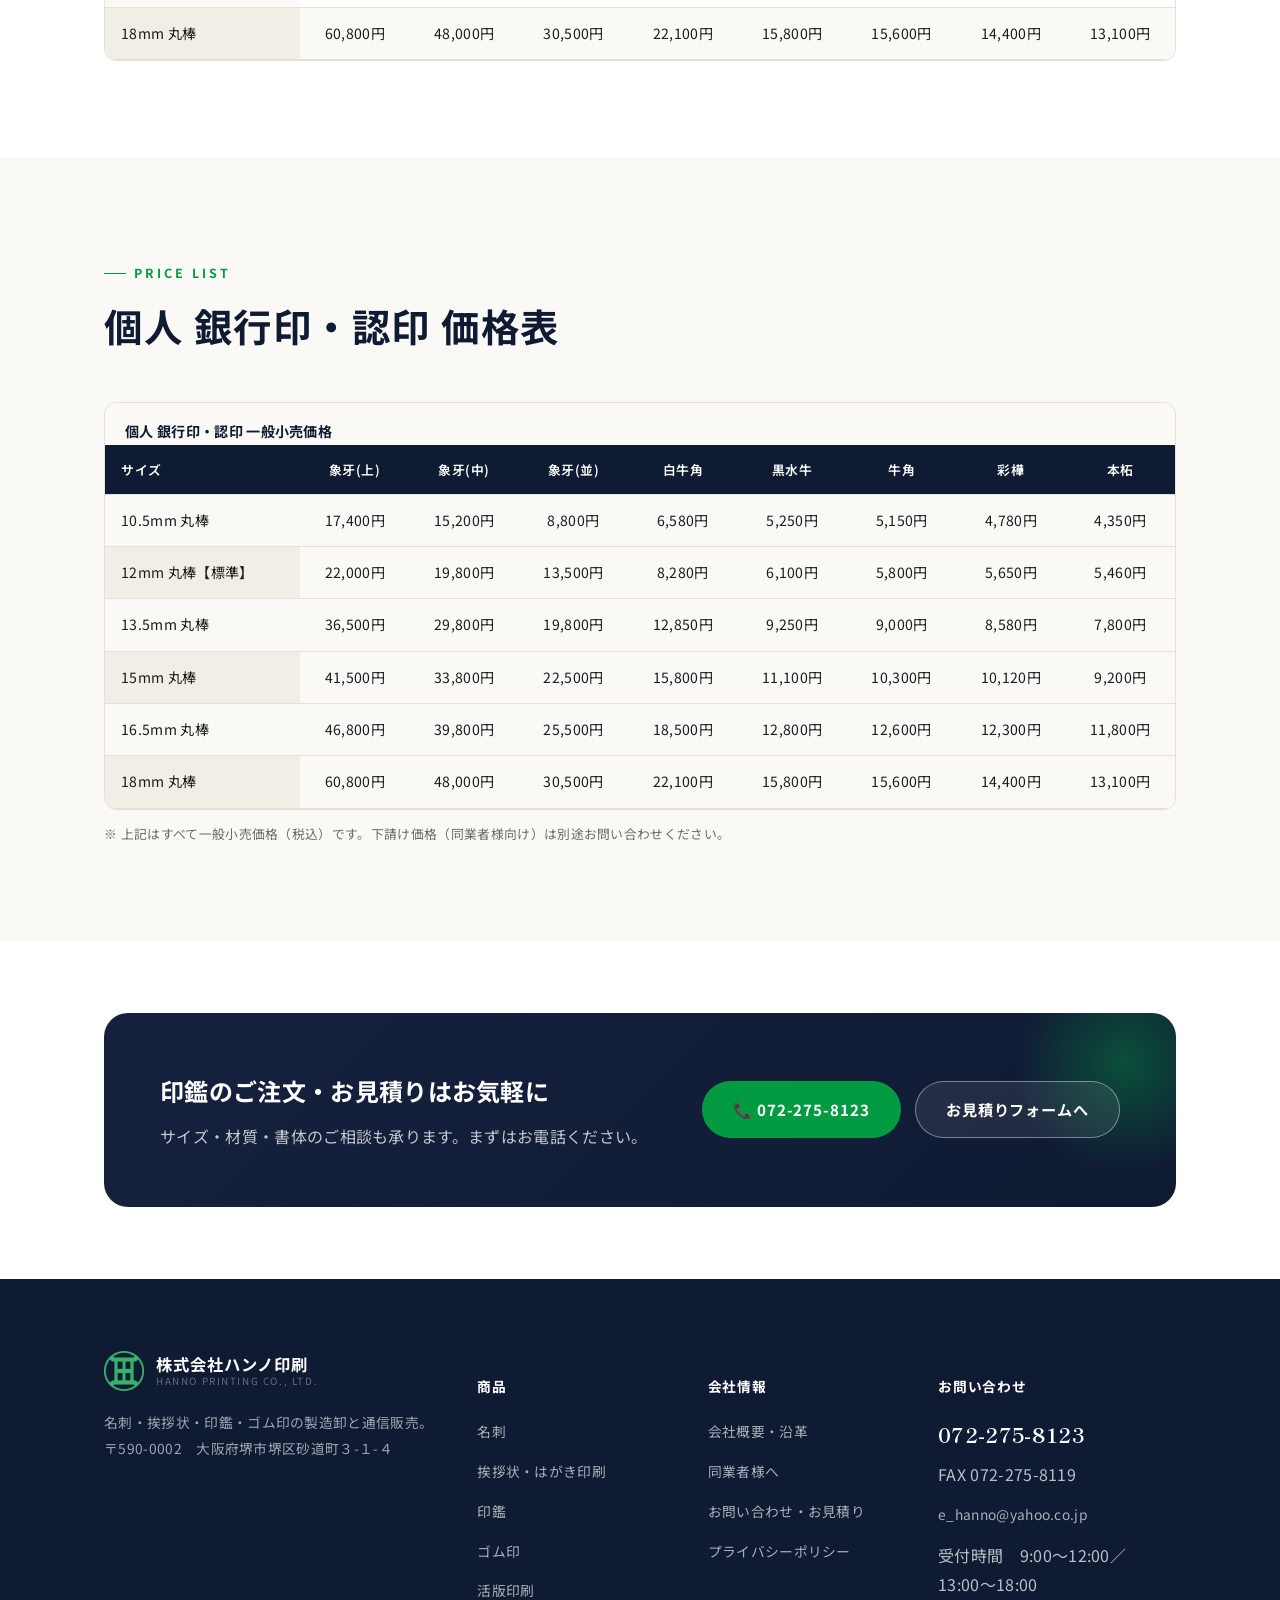
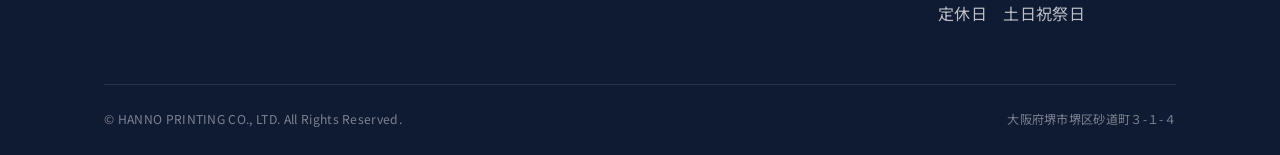
<file: inkan.html>
<!doctype html>
<html lang="ja">
<head>
<meta charset="UTF-8">
<meta name="viewport" content="width=device-width, initial-scale=1">
<title>印鑑｜株式会社ハンノ印刷（大阪府堺市）</title>
<meta name="description" content="会社実印・角印・個人実印・銀行印。象牙・黒水牛・牛角（オランダ水牛）・彩樺・本柘など豊富な材質と、篆書体・印相体・古印体からお選びいただけます。特定国際種事業者登録済み。">
<link rel="preconnect" href="https://fonts.googleapis.com">
<link rel="preconnect" href="https://fonts.gstatic.com" crossorigin>
<link href="https://fonts.googleapis.com/css2?family=Noto+Sans+JP:wght@400;500;600;700&family=Shippori+Mincho:wght@600;700&display=swap" rel="stylesheet">
<link rel="stylesheet" href="assets/css/style.css">
</head>
<body>

<header class="site-header">
  <div class="header-inner">
    <a href="index.html" class="brand">
      <img class="brand-mark" src="assets/img/hanno-mark.png" alt="ハンノ印刷の社章">
      <span class="brand-text">
        <span class="brand-jp">株式会社ハンノ印刷</span>
        <span class="brand-en">HANNO PRINTING CO., LTD.</span>
      </span>
    </a>
    <nav class="main-nav">
      <a href="index.html">トップ</a>
      <a href="business-cards.html">名刺</a>
      <a href="greeting-cards.html">挨拶状・はがき</a>
      <a href="inkan.html" class="active">印鑑</a>
      <a href="gomuin.html">ゴム印</a>
      <a href="letterpress.html">活版印刷</a>
      <a href="wholesale.html">同業者様へ</a>
      <a href="company.html">会社案内</a>
      <a href="contact.html">お問い合わせ</a>
    </nav>
    <div class="header-cta">
      <div class="header-tel">
        <span class="tel-label">お電話でのお問合せ</span>
        <a class="tel-number" href="tel:0722758123">072-275-8123</a>
      </div>
      <a href="contact.html" class="btn btn-primary btn-sm">お問い合わせ</a>
      <button class="nav-toggle" aria-label="メニューを開く">
        <svg viewBox="0 0 24 24" width="24" height="24" fill="none" stroke="currentColor" stroke-width="2" stroke-linecap="round"><line x1="3" y1="6" x2="21" y2="6"/><line x1="3" y1="12" x2="21" y2="12"/><line x1="3" y1="18" x2="21" y2="18"/></svg>
      </button>
    </div>
  </div>
</header>

<div class="mobile-nav">
  <div class="mobile-nav-head">
    <span class="brand-jp" style="color:#fff;font-weight:700;">MENU</span>
    <button class="mobile-nav-close" aria-label="閉じる">×</button>
  </div>
  <ul>
    <li><a href="index.html">トップページ</a></li>
    <li><a href="business-cards.html">名刺</a></li>
    <li><a href="greeting-cards.html">挨拶状・はがき印刷</a></li>
    <li><a href="examples.html">挨拶状 文例集</a></li>
    <li><a href="inkan.html">印鑑</a></li>
    <li><a href="gomuin.html">ゴム印</a></li>
    <li><a href="letterpress.html">活版印刷</a></li>
    <li><a href="wholesale.html">同業者様へ</a></li>
    <li><a href="company.html">会社案内</a></li>
    <li><a href="contact.html">お問い合わせ・お見積り</a></li>
    <li><a href="privacy.html">プライバシーポリシー</a></li>
  </ul>
  <a class="mn-tel" href="tel:0722758123">📞 072-275-8123（お電話でのお問合せ）</a>
</div>

<main>

  <div class="page-header">
    <div class="container">
      <div class="crumb"><a href="index.html">トップ</a> / 印鑑</div>
      <h1>印鑑</h1>
      <p>会社実印（役職印）・会社角印・個人実印・銀行印/認印。象牙・黒水牛・牛角（オランダ水牛）・彩樺・本柘など豊富な材質と、篆書体・印相体・古印体からお選びいただけます。</p>
    </div>
  </div>

  <section class="section tight">
    <div class="container">
      <div class="card" style="border-color:var(--seal-500);">
        <h3 style="color:var(--seal-600);">株式会社ハンノ印刷は特定国際種事業者です</h3>
        <p>環境省・経済産業省が法律（平成4年法律第75号）第33条に基づき環境大臣・経済産業大臣へ届出を行い、象牙等を取り扱うことができる事業者として登録しています（事業者番号　第03137号）。安心して象牙印材をご注文いただけます。</p>
      </div>
    </div>
  </section>

  <section class="section">
    <div class="container">
      <div class="section-head">
        <span class="eyebrow">Materials</span>
        <h2 class="section-title">印材について</h2>
      </div>
      <div class="grid grid-3">
        <div class="card">
          <h3>本象牙</h3>
          <p>ゾウの門歯から作られる印材。適度な吸湿性で手になじみやすく、加工性にも優れています。朱肉の油を吸収して使うほどに強度が増し、飴色に変化する美しい素材です。</p>
        </div>
        <div class="card">
          <h3>牛角（オランダ水牛）</h3>
          <p>東南アジア・インド・アフリカ産の水牛の角。茶色や黒の天然模様がある飴色で、適度な硬さと粘り、優れた捺印性が特徴です。</p>
        </div>
        <div class="card">
          <h3>黒水牛</h3>
          <p>東南アジア産水牛の黒い角を加工した印材。耐久性に優れ、角の芯（芯持）部分を使用したものほど良質とされます。</p>
        </div>
        <div class="card">
          <h3>本柘（薩摩本柘）</h3>
          <p>ツゲ科・ツゲ属の国内産印材。耐摩耗性・耐久性・耐油性に優れ、乾燥後はほぼ変形しません。黄色みを帯びた美しい色合いです。ハンノ印刷では鹿児島産の薩摩本柘を使用しています。</p>
        </div>
        <div class="card">
          <h3>彩樺（さいか）</h3>
          <p>北方寒冷地の真樺とフェノール樹脂を高圧加熱処理した合成木材。伸縮やヒビ割れが少なく硬度に優れ、印鑑に適したエコ素材です。独特の木目が人気です。</p>
        </div>
        <div class="card">
          <h3>チタン</h3>
          <p>抜群の耐久力を誇る半永久的に使える素材。強度・耐食性・耐熱性に優れますが、製錬と加工が難しく費用がかかります。</p>
        </div>
      </div>
    </div>
  </section>

  <section class="section alt">
    <div class="container">
      <div class="grid grid-2" style="align-items:center; gap:56px;">
        <div>
          <span class="eyebrow">Typeface</span>
          <h2 class="section-title">書体について</h2>
          <p class="section-lead">文字数や画数により、字体の強弱バランスを調整いたします。お好みの字体見本がない場合は、下記を参考にお選びください。枠を細めに、字体のみ太めになど、ご要望にもお応えします。</p>
          <dl class="spec-list">
            <dt>篆書体（てんしょたい）</dt><dd>約7割の方がお選びです（実印に多用）</dd>
            <dt>印相体（いんそうたい）</dt><dd>約2割の方がお選びです</dd>
            <dt>古印体（こいんたい）</dt><dd>約1割の方がお選びです（銀行印・認印に多い）</dd>
            <dt>行書体（ぎょうしょたい）</dt><dd>筆文字の書体</dd>
            <dt>楷書体（かいしょたい）</dt><dd>浸透印でよく使われます</dd>
          </dl>
        </div>
        <div class="photo-frame">
          <img src="assets/img/stamp-inkpad.jpg" alt="印鑑と朱肉のイメージ" loading="lazy">
        </div>
      </div>
    </div>
  </section>

  <section class="section">
    <div class="container">
      <div class="section-head">
        <span class="eyebrow">Price List</span>
        <h2 class="section-title">会社実印（役職印）価格表</h2>
        <p class="section-lead">通常は丸型で、円に沿って会社名を、中心部に縦書きで代表取締役印と彫ります。法務局へ登録し印鑑証明ができて初めて実印として機能します。</p>
      </div>
      <div class="table-scroll">
        <table class="price-table">
          <caption>会社実印（役職印）一般小売価格（下請け価格は同業者様向けにお問い合わせください）</caption>
          <thead><tr><th>サイズ</th><th>象牙</th><th>牛角（オランダ水牛）</th><th>黒水牛</th><th>彩樺</th><th>本柘</th></tr></thead>
          <tbody>
            <tr><td>15mm丸　天丸サヤ付（18文字まで）</td><td>47,000円</td><td>18,300円</td><td>14,700円</td><td>11,880円</td><td>11,170円</td></tr>
            <tr><td>15mm丸　天丸サヤ付（24文字まで）</td><td>54,800円</td><td>21,300円</td><td>17,100円</td><td>13,860円</td><td>13,030円</td></tr>
            <tr><td>16.5mm丸　天丸サヤ付（18文字まで）</td><td>49,000円</td><td>18,500円</td><td>14,800円</td><td>11,880円</td><td>11,330円</td></tr>
            <tr><td>16.5mm丸　天丸サヤ付（24文字まで）</td><td>57,100円</td><td>21,500円</td><td>17,200円</td><td>13,860円</td><td>13,200円</td></tr>
            <tr><td>18mm丸　天丸サヤ付（18文字まで）【標準】</td><td>52,500円</td><td>19,500円</td><td>15,800円</td><td>12,800円</td><td>12,380円</td></tr>
            <tr><td>18mm丸　天丸サヤ付（24文字まで）</td><td>61,200円</td><td>22,700円</td><td>18,400円</td><td>14,900円</td><td>14,440円</td></tr>
            <tr><td>21mm・24mm丸　天丸サヤ付</td><td colspan="5">別途お見積り（お電話ください）</td></tr>
          </tbody>
        </table>
      </div>
    </div>
  </section>

  <section class="section alt">
    <div class="container">
      <div class="section-head">
        <span class="eyebrow">Price List</span>
        <h2 class="section-title">会社角印 価格表</h2>
        <p class="section-lead">領収書や請求書に捺印する重要な印鑑です。法人成りの際には必須の印章ですが、自営業でも屋号名で作っておくと便利です。</p>
      </div>
      <div class="table-scroll">
        <table class="price-table">
          <caption>会社角印 一般小売価格</caption>
          <thead><tr><th>サイズ</th><th>象牙</th><th>牛角（オランダ水牛）</th><th>黒水牛</th><th>彩樺</th><th>本柘</th></tr></thead>
          <tbody>
            <tr><td>15mm天角（12文字まで）</td><td>38,000円</td><td>17,300円</td><td>14,350円</td><td>11,520円</td><td>11,020円</td></tr>
            <tr><td>15mm天角（18文字まで）</td><td>47,500円</td><td>21,600円</td><td>17,900円</td><td>14,400円</td><td>13,770円</td></tr>
            <tr><td>18mm天角（12文字まで）</td><td>43,300円</td><td>17,900円</td><td>14,500円</td><td>11,670円</td><td>11,170円</td></tr>
            <tr><td>18mm天角（18文字まで）</td><td>54,100円</td><td>22,300円</td><td>18,100円</td><td>14,580円</td><td>13,960円</td></tr>
            <tr><td>21mm天角（12文字まで）</td><td>49,000円</td><td>18,500円</td><td>14,800円</td><td>11,880円</td><td>11,330円</td></tr>
            <tr><td>21mm天角（18文字まで）</td><td>61,000円</td><td>23,100円</td><td>18,400円</td><td>14,850円</td><td>14,160円</td></tr>
            <tr><td>24mm天角（12文字まで）【標準】</td><td>54,000円</td><td>19,500円</td><td>15,800円</td><td>12,800円</td><td>12,380円</td></tr>
            <tr><td>24mm天角（18文字まで）</td><td>67,500円</td><td>24,300円</td><td>19,700円</td><td>15,900円</td><td>15,470円</td></tr>
            <tr><td>27mm・30mm天角</td><td colspan="5">別途お見積り（お電話ください）</td></tr>
          </tbody>
        </table>
      </div>
    </div>
  </section>

  <section class="section">
    <div class="container">
      <div class="section-head">
        <span class="eyebrow">Price List</span>
        <h2 class="section-title">個人実印 価格表</h2>
        <p class="section-lead">市区町村役場に届け出て印鑑証明書の交付を受けられる印鑑です。1人につき1個に限られ、25mm四方以上や8mm四方以下は登録できません（規定は各自治体により異なります）。</p>
      </div>
      <div class="table-scroll">
        <table class="price-table">
          <caption>個人実印 一般小売価格</caption>
          <thead><tr><th>サイズ</th><th>象牙(上)</th><th>象牙(中)</th><th>象牙(並)</th><th>白牛角</th><th>黒水牛</th><th>牛角</th><th>彩樺</th><th>本柘</th></tr></thead>
          <tbody>
            <tr><td>13.5mm 丸棒</td><td>36,500円</td><td>29,800円</td><td>19,800円</td><td>12,850円</td><td>9,250円</td><td>9,000円</td><td>8,580円</td><td>7,800円</td></tr>
            <tr><td>15mm 丸棒【標準】</td><td>41,500円</td><td>33,800円</td><td>22,500円</td><td>15,800円</td><td>11,100円</td><td>10,300円</td><td>10,120円</td><td>9,200円</td></tr>
            <tr><td>16.5mm 丸棒</td><td>46,800円</td><td>39,800円</td><td>25,500円</td><td>18,500円</td><td>12,800円</td><td>12,600円</td><td>12,300円</td><td>11,800円</td></tr>
            <tr><td>18mm 丸棒</td><td>60,800円</td><td>48,000円</td><td>30,500円</td><td>22,100円</td><td>15,800円</td><td>15,600円</td><td>14,400円</td><td>13,100円</td></tr>
          </tbody>
        </table>
      </div>
    </div>
  </section>

  <section class="section alt">
    <div class="container">
      <div class="section-head">
        <span class="eyebrow">Price List</span>
        <h2 class="section-title">個人 銀行印・認印 価格表</h2>
      </div>
      <div class="table-scroll">
        <table class="price-table">
          <caption>個人 銀行印・認印 一般小売価格</caption>
          <thead><tr><th>サイズ</th><th>象牙(上)</th><th>象牙(中)</th><th>象牙(並)</th><th>白牛角</th><th>黒水牛</th><th>牛角</th><th>彩樺</th><th>本柘</th></tr></thead>
          <tbody>
            <tr><td>10.5mm 丸棒</td><td>17,400円</td><td>15,200円</td><td>8,800円</td><td>6,580円</td><td>5,250円</td><td>5,150円</td><td>4,780円</td><td>4,350円</td></tr>
            <tr><td>12mm 丸棒【標準】</td><td>22,000円</td><td>19,800円</td><td>13,500円</td><td>8,280円</td><td>6,100円</td><td>5,800円</td><td>5,650円</td><td>5,460円</td></tr>
            <tr><td>13.5mm 丸棒</td><td>36,500円</td><td>29,800円</td><td>19,800円</td><td>12,850円</td><td>9,250円</td><td>9,000円</td><td>8,580円</td><td>7,800円</td></tr>
            <tr><td>15mm 丸棒</td><td>41,500円</td><td>33,800円</td><td>22,500円</td><td>15,800円</td><td>11,100円</td><td>10,300円</td><td>10,120円</td><td>9,200円</td></tr>
            <tr><td>16.5mm 丸棒</td><td>46,800円</td><td>39,800円</td><td>25,500円</td><td>18,500円</td><td>12,800円</td><td>12,600円</td><td>12,300円</td><td>11,800円</td></tr>
            <tr><td>18mm 丸棒</td><td>60,800円</td><td>48,000円</td><td>30,500円</td><td>22,100円</td><td>15,800円</td><td>15,600円</td><td>14,400円</td><td>13,100円</td></tr>
          </tbody>
        </table>
      </div>
      <p class="table-note">※ 上記はすべて一般小売価格（税込）です。下請け価格（同業者様向け）は別途お問い合わせください。</p>
    </div>
  </section>

  <section class="section tight">
    <div class="container">
      <div class="cta-banner">
        <div>
          <h3>印鑑のご注文・お見積りはお気軽に</h3>
          <p>サイズ・材質・書体のご相談も承ります。まずはお電話ください。</p>
        </div>
        <div class="cta-actions">
          <a href="tel:0722758123" class="btn btn-primary">📞 072-275-8123</a>
          <a href="contact.html" class="btn btn-ghost-light">お見積りフォームへ</a>
        </div>
      </div>
    </div>
  </section>

</main>

<footer class="site-footer">
  <div class="container">
    <div class="footer-grid">
      <div class="footer-brand">
        <a href="index.html" class="brand">
          <img class="brand-mark" src="assets/img/hanno-mark-light.png" alt="ハンノ印刷の社章">
          <span class="brand-text">
            <span class="brand-jp">株式会社ハンノ印刷</span>
            <span class="brand-en">HANNO PRINTING CO., LTD.</span>
          </span>
        </a>
        <p>名刺・挨拶状・印鑑・ゴム印の製造卸と通信販売。<br>〒590-0002　大阪府堺市堺区砂道町３-１-４</p>
      </div>
      <div class="footer-col">
        <h5>商品</h5>
        <ul>
          <li><a href="business-cards.html">名刺</a></li>
          <li><a href="greeting-cards.html">挨拶状・はがき印刷</a></li>
          <li><a href="inkan.html">印鑑</a></li>
          <li><a href="gomuin.html">ゴム印</a></li>
          <li><a href="letterpress.html">活版印刷</a></li>
        </ul>
      </div>
      <div class="footer-col">
        <h5>会社情報</h5>
        <ul>
          <li><a href="company.html">会社概要・沿革</a></li>
          <li><a href="wholesale.html">同業者様へ</a></li>
          <li><a href="contact.html">お問い合わせ・お見積り</a></li>
          <li><a href="privacy.html">プライバシーポリシー</a></li>
        </ul>
      </div>
      <div class="footer-col footer-contact">
        <h5>お問い合わせ</h5>
        <a class="tel" href="tel:0722758123">072-275-8123</a>
        <p style="margin-top:6px;">FAX 072-275-8119</p>
        <p style="margin-top:10px;"><a href="mailto:e_hanno@yahoo.co.jp">e_hanno@yahoo.co.jp</a></p>
        <p style="margin-top:14px;">受付時間　9:00〜12:00／13:00〜18:00<br>定休日　土日祝祭日</p>
      </div>
    </div>
    <div class="footer-bottom">
      <span>&copy; HANNO PRINTING CO., LTD. All Rights Reserved.</span>
      <span>大阪府堺市堺区砂道町３-１-４</span>
    </div>
  </div>
</footer>

<div class="mobile-cta">
  <div class="mobile-cta-inner">
    <a href="tel:0722758123" class="call">📞 電話する</a>
    <a href="mailto:e_hanno@yahoo.co.jp" class="mail">✉ メールする</a>
  </div>
</div>

<script src="assets/js/main.js"></script>
</body>
</html>
</file>
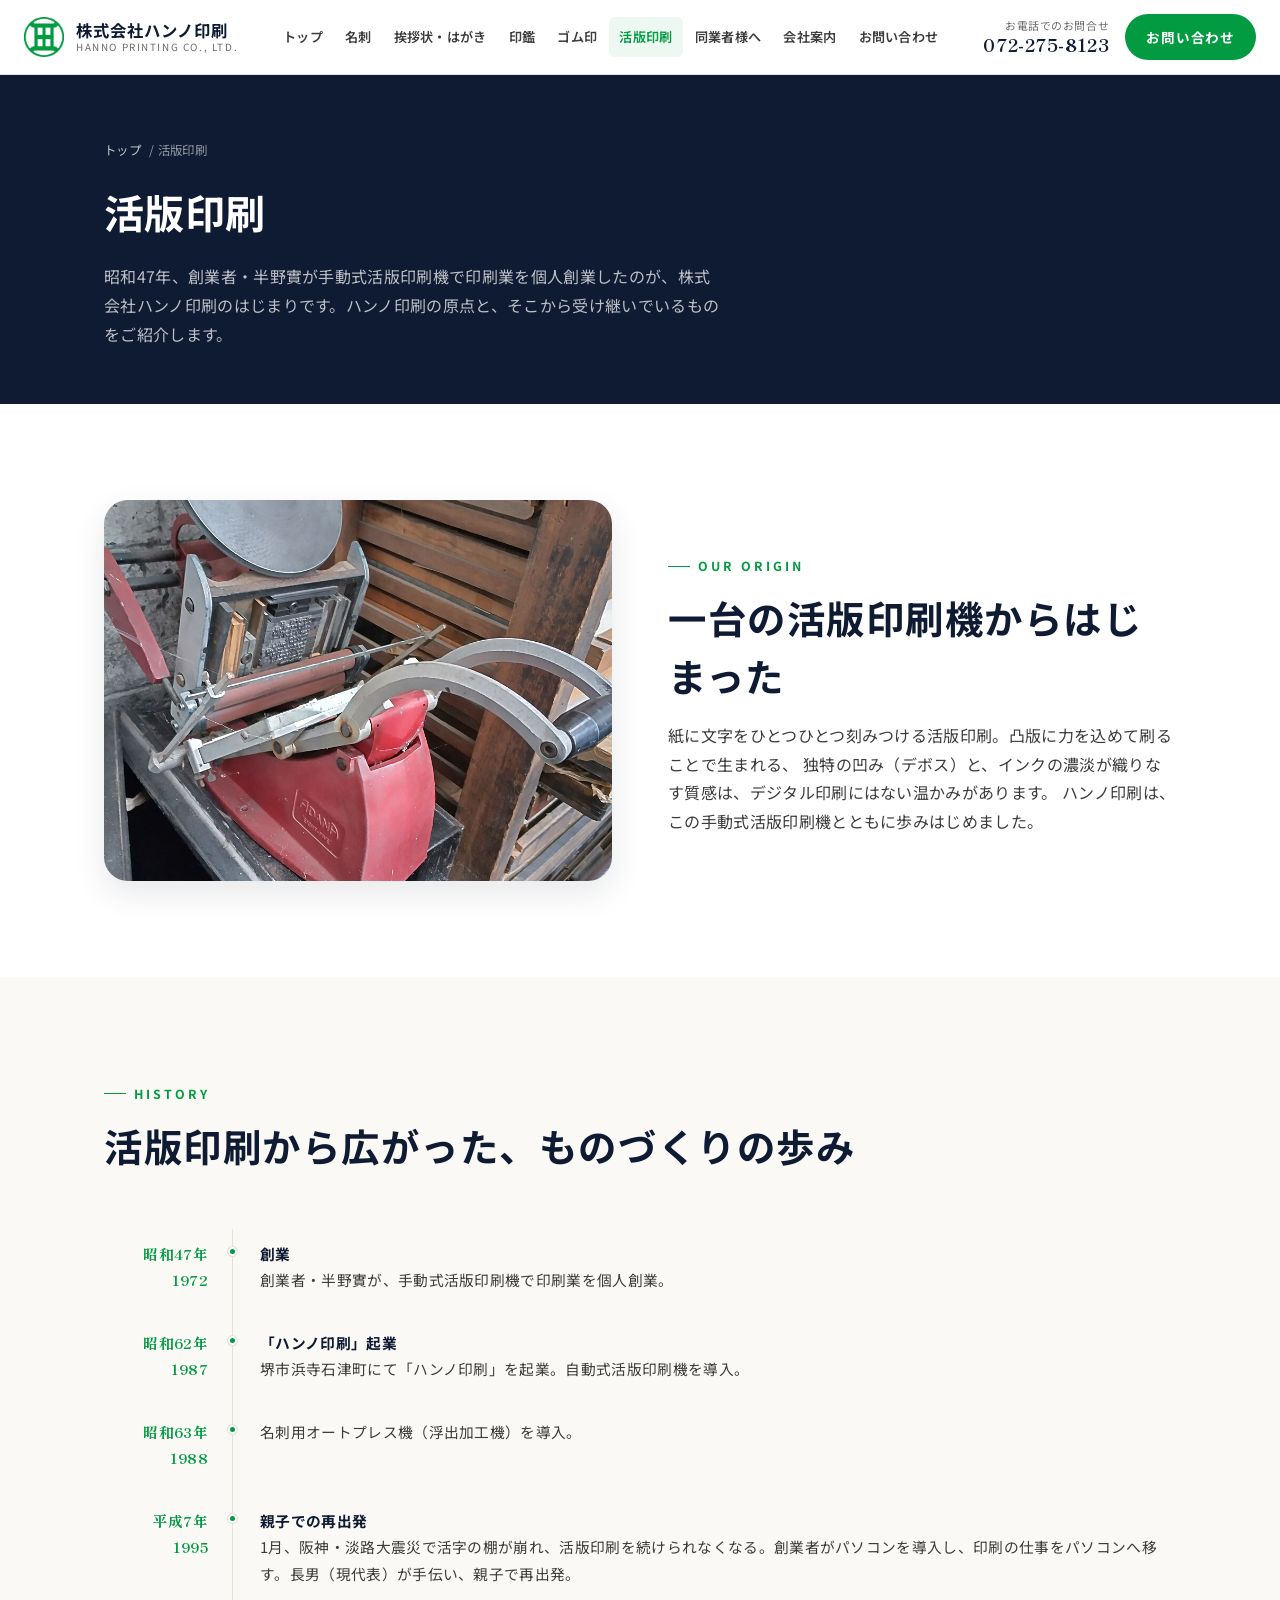
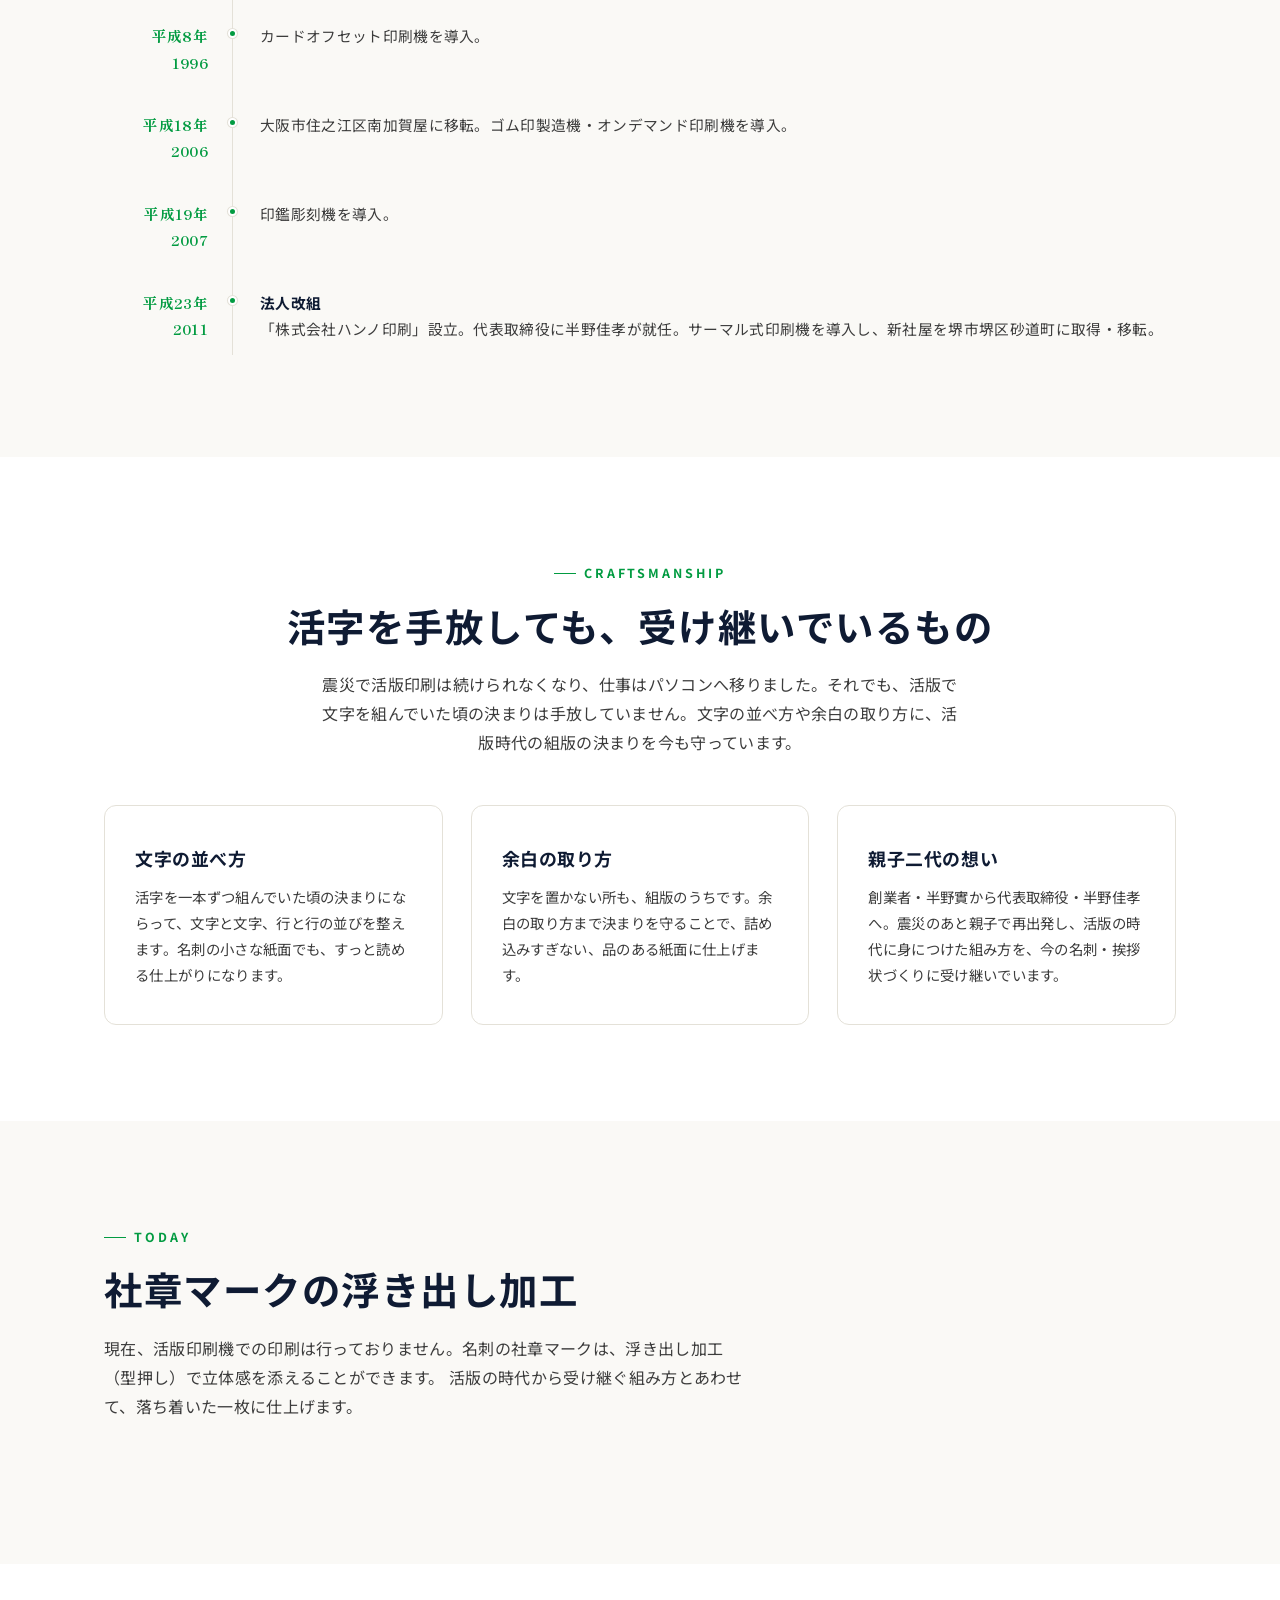
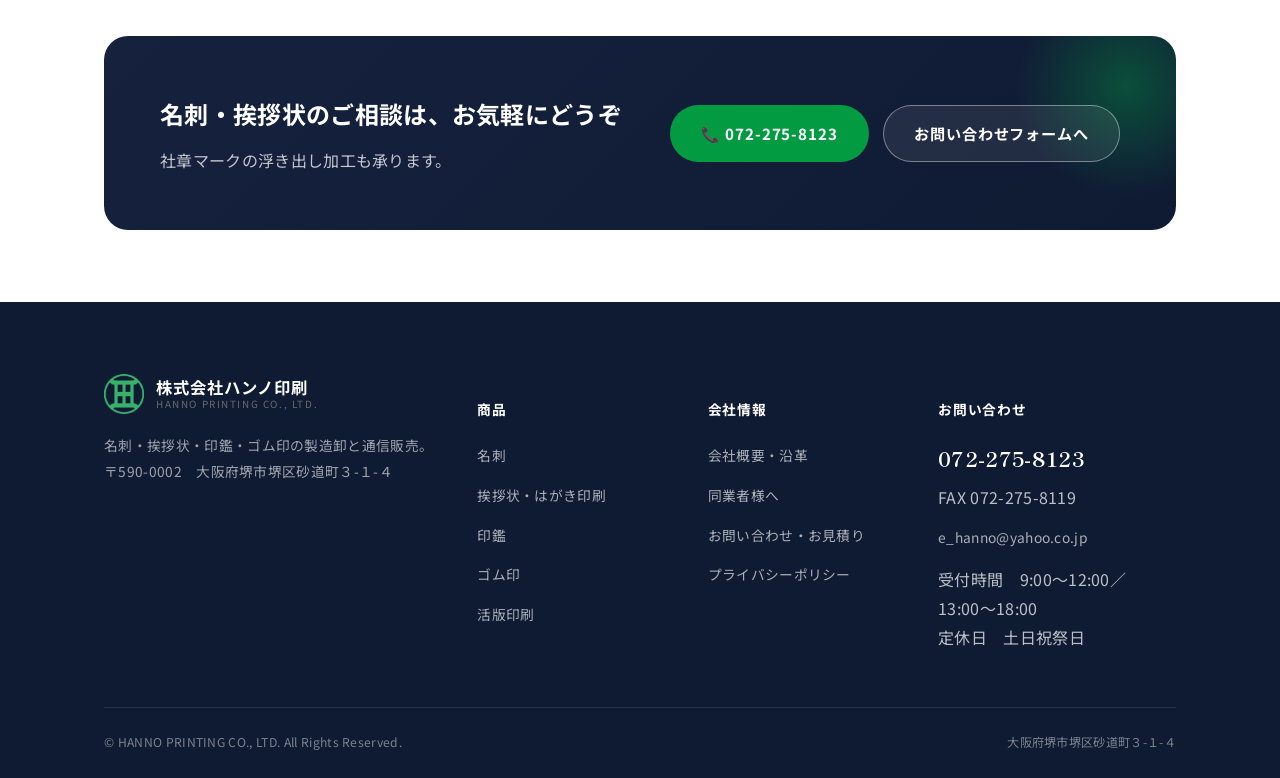
<file: letterpress.html>
<!doctype html>
<html lang="ja">
<head>
<meta charset="UTF-8">
<meta name="viewport" content="width=device-width, initial-scale=1">
<title>活版印刷｜株式会社ハンノ印刷（大阪府堺市）</title>
<meta name="description" content="昭和47年、創業者・半野實が手動式活版印刷機で印刷業を個人創業したのが、株式会社ハンノ印刷のはじまりです。ハンノ印刷の原点と、活版の時代から受け継いでいる文字の組み方をご紹介します。">
<link rel="preconnect" href="https://fonts.googleapis.com">
<link rel="preconnect" href="https://fonts.gstatic.com" crossorigin>
<link href="https://fonts.googleapis.com/css2?family=Noto+Sans+JP:wght@400;500;600;700&family=Shippori+Mincho:wght@600;700&display=swap" rel="stylesheet">
<link rel="stylesheet" href="assets/css/style.css">
</head>
<body>

<header class="site-header">
  <div class="header-inner">
    <a href="index.html" class="brand">
      <img class="brand-mark" src="assets/img/hanno-mark.png" alt="ハンノ印刷の社章">
      <span class="brand-text">
        <span class="brand-jp">株式会社ハンノ印刷</span>
        <span class="brand-en">HANNO PRINTING CO., LTD.</span>
      </span>
    </a>
    <nav class="main-nav">
      <a href="index.html">トップ</a>
      <a href="business-cards.html">名刺</a>
      <a href="greeting-cards.html">挨拶状・はがき</a>
      <a href="inkan.html">印鑑</a>
      <a href="gomuin.html">ゴム印</a>
      <a href="letterpress.html" class="active">活版印刷</a>
      <a href="wholesale.html">同業者様へ</a>
      <a href="company.html">会社案内</a>
      <a href="contact.html">お問い合わせ</a>
    </nav>
    <div class="header-cta">
      <div class="header-tel">
        <span class="tel-label">お電話でのお問合せ</span>
        <a class="tel-number" href="tel:0722758123">072-275-8123</a>
      </div>
      <a href="contact.html" class="btn btn-primary btn-sm">お問い合わせ</a>
      <button class="nav-toggle" aria-label="メニューを開く">
        <svg viewBox="0 0 24 24" width="24" height="24" fill="none" stroke="currentColor" stroke-width="2" stroke-linecap="round"><line x1="3" y1="6" x2="21" y2="6"/><line x1="3" y1="12" x2="21" y2="12"/><line x1="3" y1="18" x2="21" y2="18"/></svg>
      </button>
    </div>
  </div>
</header>

<div class="mobile-nav">
  <div class="mobile-nav-head">
    <span class="brand-jp" style="color:#fff;font-weight:700;">MENU</span>
    <button class="mobile-nav-close" aria-label="閉じる">×</button>
  </div>
  <ul>
    <li><a href="index.html">トップページ</a></li>
    <li><a href="business-cards.html">名刺</a></li>
    <li><a href="greeting-cards.html">挨拶状・はがき印刷</a></li>
    <li><a href="examples.html">挨拶状 文例集</a></li>
    <li><a href="inkan.html">印鑑</a></li>
    <li><a href="gomuin.html">ゴム印</a></li>
    <li><a href="letterpress.html">活版印刷</a></li>
    <li><a href="wholesale.html">同業者様へ</a></li>
    <li><a href="company.html">会社案内</a></li>
    <li><a href="contact.html">お問い合わせ・お見積り</a></li>
    <li><a href="privacy.html">プライバシーポリシー</a></li>
  </ul>
  <a class="mn-tel" href="tel:0722758123">📞 072-275-8123（お電話でのお問合せ）</a>
</div>

<main>

  <div class="page-header">
    <div class="container">
      <div class="crumb"><a href="index.html">トップ</a> / 活版印刷</div>
      <h1>活版印刷</h1>
      <p>昭和47年、創業者・半野實が手動式活版印刷機で印刷業を個人創業したのが、株式会社ハンノ印刷のはじまりです。ハンノ印刷の原点と、そこから受け継いでいるものをご紹介します。</p>
    </div>
  </div>

  <section class="section">
    <div class="container">
      <div class="grid grid-2" style="align-items:center; gap:56px;">
        <div class="photo-frame">
          <img src="assets/img/letterpress-machine.jpg" alt="創業当時に使っていた手動式活版印刷機のイメージ" loading="lazy">
        </div>
        <div>
          <span class="eyebrow">Our Origin</span>
          <h2 class="section-title">一台の活版印刷機からはじまった</h2>
          <p class="section-lead">
            紙に文字をひとつひとつ刻みつける活版印刷。凸版に力を込めて刷ることで生まれる、
            独特の凹み（デボス）と、インクの濃淡が織りなす質感は、デジタル印刷にはない温かみがあります。
            ハンノ印刷は、この手動式活版印刷機とともに歩みはじめました。
          </p>
        </div>
      </div>
    </div>
  </section>

  <section class="section alt">
    <div class="container">
      <div class="section-head">
        <span class="eyebrow">History</span>
        <h2 class="section-title">活版印刷から広がった、ものづくりの歩み</h2>
      </div>
      <div class="timeline">
        <div class="timeline-item">
          <div class="t-year">昭和47年<br>1972</div>
          <div class="t-body"><strong>創業</strong><br>創業者・半野實が、手動式活版印刷機で印刷業を個人創業。</div>
        </div>
        <div class="timeline-item">
          <div class="t-year">昭和62年<br>1987</div>
          <div class="t-body"><strong>「ハンノ印刷」起業</strong><br>堺市浜寺石津町にて「ハンノ印刷」を起業。自動式活版印刷機を導入。</div>
        </div>
        <div class="timeline-item">
          <div class="t-year">昭和63年<br>1988</div>
          <div class="t-body">名刺用オートプレス機（浮出加工機）を導入。</div>
        </div>
        <div class="timeline-item">
          <div class="t-year">平成7年<br>1995</div>
          <div class="t-body"><strong>親子での再出発</strong><br>1月、阪神・淡路大震災で活字の棚が崩れ、活版印刷を続けられなくなる。創業者がパソコンを導入し、印刷の仕事をパソコンへ移す。長男（現代表）が手伝い、親子で再出発。</div>
        </div>
        <div class="timeline-item">
          <div class="t-year">平成8年<br>1996</div>
          <div class="t-body">カードオフセット印刷機を導入。</div>
        </div>
        <div class="timeline-item">
          <div class="t-year">平成18年<br>2006</div>
          <div class="t-body">大阪市住之江区南加賀屋に移転。ゴム印製造機・オンデマンド印刷機を導入。</div>
        </div>
        <div class="timeline-item">
          <div class="t-year">平成19年<br>2007</div>
          <div class="t-body">印鑑彫刻機を導入。</div>
        </div>
        <div class="timeline-item">
          <div class="t-year">平成23年<br>2011</div>
          <div class="t-body"><strong>法人改組</strong><br>「株式会社ハンノ印刷」設立。代表取締役に半野佳孝が就任。サーマル式印刷機を導入し、新社屋を堺市堺区砂道町に取得・移転。</div>
        </div>
      </div>
    </div>
  </section>

  <section class="section">
    <div class="container">
      <div class="section-head center">
        <span class="eyebrow">Craftsmanship</span>
        <h2 class="section-title">活字を手放しても、受け継いでいるもの</h2>
        <p class="section-lead">震災で活版印刷は続けられなくなり、仕事はパソコンへ移りました。それでも、活版で文字を組んでいた頃の決まりは手放していません。文字の並べ方や余白の取り方に、活版時代の組版の決まりを今も守っています。</p>
      </div>
      <div class="grid grid-3">
        <div class="card">
          <h3>文字の並べ方</h3>
          <p>活字を一本ずつ組んでいた頃の決まりにならって、文字と文字、行と行の並びを整えます。名刺の小さな紙面でも、すっと読める仕上がりになります。</p>
        </div>
        <div class="card">
          <h3>余白の取り方</h3>
          <p>文字を置かない所も、組版のうちです。余白の取り方まで決まりを守ることで、詰め込みすぎない、品のある紙面に仕上げます。</p>
        </div>
        <div class="card">
          <h3>親子二代の想い</h3>
          <p>創業者・半野實から代表取締役・半野佳孝へ。震災のあと親子で再出発し、活版の時代に身につけた組み方を、今の名刺・挨拶状づくりに受け継いでいます。</p>
        </div>
      </div>
    </div>
  </section>

  <section class="section alt">
    <div class="container">
      <div class="section-head">
        <span class="eyebrow">Today</span>
        <h2 class="section-title">社章マークの浮き出し加工</h2>
        <p class="section-lead">
          現在、活版印刷機での印刷は行っておりません。名刺の社章マークは、浮き出し加工（型押し）で立体感を添えることができます。
          活版の時代から受け継ぐ組み方とあわせて、落ち着いた一枚に仕上げます。
        </p>
      </div>
    </div>
  </section>

  <section class="section tight">
    <div class="container">
      <div class="cta-banner">
        <div>
          <h3>名刺・挨拶状のご相談は、お気軽にどうぞ</h3>
          <p>社章マークの浮き出し加工も承ります。</p>
        </div>
        <div class="cta-actions">
          <a href="tel:0722758123" class="btn btn-primary">📞 072-275-8123</a>
          <a href="contact.html" class="btn btn-ghost-light">お問い合わせフォームへ</a>
        </div>
      </div>
    </div>
  </section>

</main>

<footer class="site-footer">
  <div class="container">
    <div class="footer-grid">
      <div class="footer-brand">
        <a href="index.html" class="brand">
          <img class="brand-mark" src="assets/img/hanno-mark-light.png" alt="ハンノ印刷の社章">
          <span class="brand-text">
            <span class="brand-jp">株式会社ハンノ印刷</span>
            <span class="brand-en">HANNO PRINTING CO., LTD.</span>
          </span>
        </a>
        <p>名刺・挨拶状・印鑑・ゴム印の製造卸と通信販売。<br>〒590-0002　大阪府堺市堺区砂道町３-１-４</p>
      </div>
      <div class="footer-col">
        <h5>商品</h5>
        <ul>
          <li><a href="business-cards.html">名刺</a></li>
          <li><a href="greeting-cards.html">挨拶状・はがき印刷</a></li>
          <li><a href="inkan.html">印鑑</a></li>
          <li><a href="gomuin.html">ゴム印</a></li>
          <li><a href="letterpress.html">活版印刷</a></li>
        </ul>
      </div>
      <div class="footer-col">
        <h5>会社情報</h5>
        <ul>
          <li><a href="company.html">会社概要・沿革</a></li>
          <li><a href="wholesale.html">同業者様へ</a></li>
          <li><a href="contact.html">お問い合わせ・お見積り</a></li>
          <li><a href="privacy.html">プライバシーポリシー</a></li>
        </ul>
      </div>
      <div class="footer-col footer-contact">
        <h5>お問い合わせ</h5>
        <a class="tel" href="tel:0722758123">072-275-8123</a>
        <p style="margin-top:6px;">FAX 072-275-8119</p>
        <p style="margin-top:10px;"><a href="mailto:e_hanno@yahoo.co.jp">e_hanno@yahoo.co.jp</a></p>
        <p style="margin-top:14px;">受付時間　9:00〜12:00／13:00〜18:00<br>定休日　土日祝祭日</p>
      </div>
    </div>
    <div class="footer-bottom">
      <span>&copy; HANNO PRINTING CO., LTD. All Rights Reserved.</span>
      <span>大阪府堺市堺区砂道町３-１-４</span>
    </div>
  </div>
</footer>

<div class="mobile-cta">
  <div class="mobile-cta-inner">
    <a href="tel:0722758123" class="call">📞 電話する</a>
    <a href="mailto:e_hanno@yahoo.co.jp" class="mail">✉ メールする</a>
  </div>
</div>

<script src="assets/js/main.js"></script>
</body>
</html>
</file>
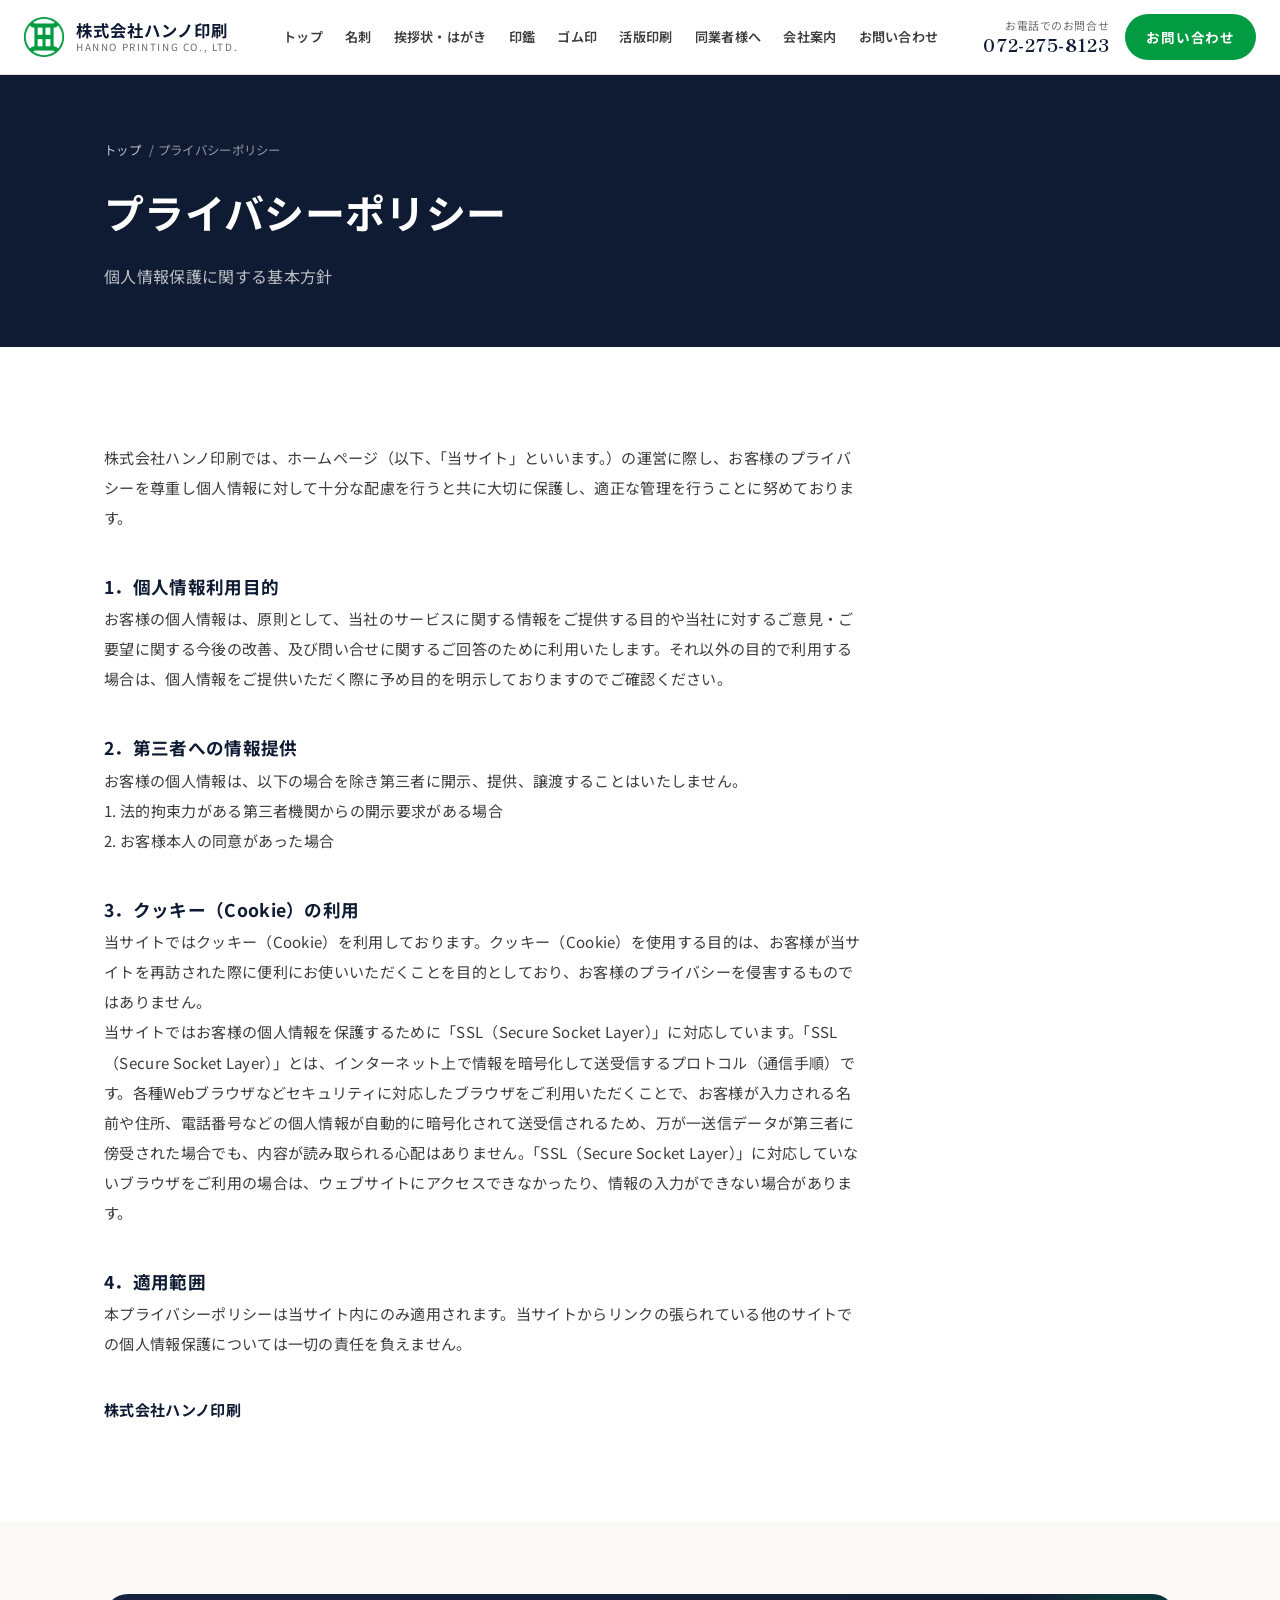
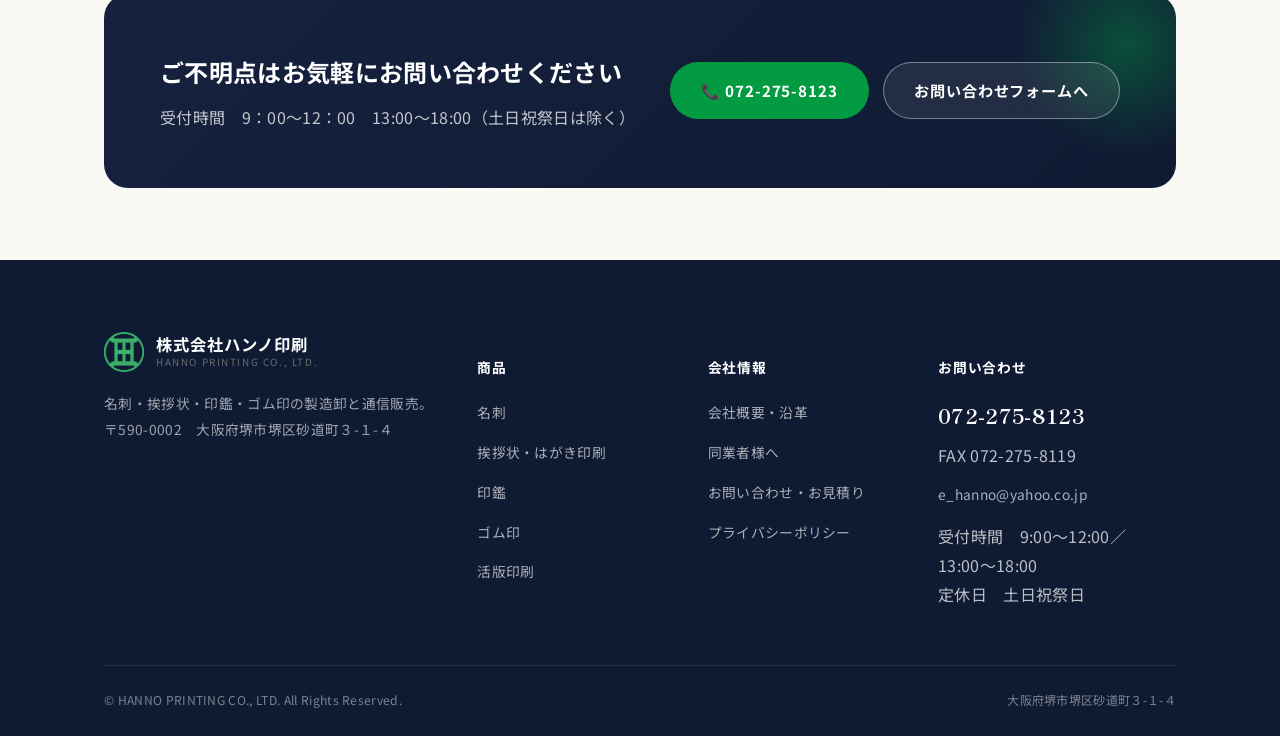
<file: privacy.html>
<!doctype html>
<html lang="ja">
<head>
<meta charset="UTF-8">
<meta name="viewport" content="width=device-width, initial-scale=1">
<title>プライバシーポリシー｜株式会社ハンノ印刷（大阪府堺市）</title>
<meta name="description" content="株式会社ハンノ印刷のプライバシーポリシー（個人情報保護に関する基本方針）。">
<link rel="preconnect" href="https://fonts.googleapis.com">
<link rel="preconnect" href="https://fonts.gstatic.com" crossorigin>
<link href="https://fonts.googleapis.com/css2?family=Noto+Sans+JP:wght@400;500;600;700&family=Shippori+Mincho:wght@600;700&display=swap" rel="stylesheet">
<link rel="stylesheet" href="assets/css/style.css">
</head>
<body>

<header class="site-header">
  <div class="header-inner">
    <a href="index.html" class="brand">
      <img class="brand-mark" src="assets/img/hanno-mark.png" alt="ハンノ印刷の社章">
      <span class="brand-text">
        <span class="brand-jp">株式会社ハンノ印刷</span>
        <span class="brand-en">HANNO PRINTING CO., LTD.</span>
      </span>
    </a>
    <nav class="main-nav">
      <a href="index.html">トップ</a>
      <a href="business-cards.html">名刺</a>
      <a href="greeting-cards.html">挨拶状・はがき</a>
      <a href="inkan.html">印鑑</a>
      <a href="gomuin.html">ゴム印</a>
      <a href="letterpress.html">活版印刷</a>
      <a href="wholesale.html">同業者様へ</a>
      <a href="company.html">会社案内</a>
      <a href="contact.html">お問い合わせ</a>
    </nav>
    <div class="header-cta">
      <div class="header-tel">
        <span class="tel-label">お電話でのお問合せ</span>
        <a class="tel-number" href="tel:0722758123">072-275-8123</a>
      </div>
      <a href="contact.html" class="btn btn-primary btn-sm">お問い合わせ</a>
      <button class="nav-toggle" aria-label="メニューを開く">
        <svg viewBox="0 0 24 24" width="24" height="24" fill="none" stroke="currentColor" stroke-width="2" stroke-linecap="round"><line x1="3" y1="6" x2="21" y2="6"/><line x1="3" y1="12" x2="21" y2="12"/><line x1="3" y1="18" x2="21" y2="18"/></svg>
      </button>
    </div>
  </div>
</header>

<div class="mobile-nav">
  <div class="mobile-nav-head">
    <span class="brand-jp" style="color:#fff;font-weight:700;">MENU</span>
    <button class="mobile-nav-close" aria-label="閉じる">×</button>
  </div>
  <ul>
    <li><a href="index.html">トップページ</a></li>
    <li><a href="business-cards.html">名刺</a></li>
    <li><a href="greeting-cards.html">挨拶状・はがき印刷</a></li>
    <li><a href="examples.html">挨拶状 文例集</a></li>
    <li><a href="inkan.html">印鑑</a></li>
    <li><a href="gomuin.html">ゴム印</a></li>
    <li><a href="letterpress.html">活版印刷</a></li>
    <li><a href="wholesale.html">同業者様へ</a></li>
    <li><a href="company.html">会社案内</a></li>
    <li><a href="contact.html">お問い合わせ・お見積り</a></li>
    <li><a href="privacy.html">プライバシーポリシー</a></li>
  </ul>
  <a class="mn-tel" href="tel:0722758123">📞 072-275-8123（お電話でのお問合せ）</a>
</div>

<main>

  <div class="page-header">
    <div class="container">
      <div class="crumb"><a href="index.html">トップ</a> / プライバシーポリシー</div>
      <h1>プライバシーポリシー</h1>
      <p>個人情報保護に関する基本方針</p>
    </div>
  </div>

  <section class="section">
    <div class="container">
      <div style="max-width:760px; font-size:0.94rem; line-height:2; color:var(--ink-700);">
        <p>株式会社ハンノ印刷では、ホームページ（以下、「当サイト」といいます。）の運営に際し、お客様のプライバシーを尊重し個人情報に対して十分な配慮を行うと共に大切に保護し、適正な管理を行うことに努めております。</p>

        <h3 style="margin-top:36px; color:var(--navy-900); font-size:1.1rem;">1．個人情報利用目的</h3>
        <p>お客様の個人情報は、原則として、当社のサービスに関する情報をご提供する目的や当社に対するご意見・ご要望に関する今後の改善、及び問い合せに関するご回答のために利用いたします。それ以外の目的で利用する場合は、個人情報をご提供いただく際に予め目的を明示しておりますのでご確認ください。</p>

        <h3 style="margin-top:36px; color:var(--navy-900); font-size:1.1rem;">2．第三者への情報提供</h3>
        <p>お客様の個人情報は、以下の場合を除き第三者に開示、提供、譲渡することはいたしません。</p>
        <p>1. 法的拘束力がある第三者機関からの開示要求がある場合<br>2. お客様本人の同意があった場合</p>

        <h3 style="margin-top:36px; color:var(--navy-900); font-size:1.1rem;">3．クッキー（Cookie）の利用</h3>
        <p>当サイトではクッキー（Cookie）を利用しております。クッキー（Cookie）を使用する目的は、お客様が当サイトを再訪された際に便利にお使いいただくことを目的としており、お客様のプライバシーを侵害するものではありません。</p>
        <p>当サイトではお客様の個人情報を保護するために「SSL（Secure Socket Layer）」に対応しています。「SSL（Secure Socket Layer）」とは、インターネット上で情報を暗号化して送受信するプロトコル（通信手順）です。各種Webブラウザなどセキュリティに対応したブラウザをご利用いただくことで、お客様が入力される名前や住所、電話番号などの個人情報が自動的に暗号化されて送受信されるため、万が一送信データが第三者に傍受された場合でも、内容が読み取られる心配はありません。「SSL（Secure Socket Layer）」に対応していないブラウザをご利用の場合は、ウェブサイトにアクセスできなかったり、情報の入力ができない場合があります。</p>

        <h3 style="margin-top:36px; color:var(--navy-900); font-size:1.1rem;">4．適用範囲</h3>
        <p>本プライバシーポリシーは当サイト内にのみ適用されます。当サイトからリンクの張られている他のサイトでの個人情報保護については一切の責任を負えません。</p>

        <p style="margin-top:36px; font-weight:700; color:var(--navy-900);">株式会社ハンノ印刷</p>
      </div>
    </div>
  </section>

  <section class="section tight alt">
    <div class="container">
      <div class="cta-banner" style="background:linear-gradient(135deg, var(--navy-800), var(--navy-900));">
        <div>
          <h3>ご不明点はお気軽にお問い合わせください</h3>
          <p>受付時間　9：00〜12：00　13:00〜18:00（土日祝祭日は除く）</p>
        </div>
        <div class="cta-actions">
          <a href="tel:0722758123" class="btn btn-primary">📞 072-275-8123</a>
          <a href="contact.html" class="btn btn-ghost-light">お問い合わせフォームへ</a>
        </div>
      </div>
    </div>
  </section>

</main>

<footer class="site-footer">
  <div class="container">
    <div class="footer-grid">
      <div class="footer-brand">
        <a href="index.html" class="brand">
          <img class="brand-mark" src="assets/img/hanno-mark-light.png" alt="ハンノ印刷の社章">
          <span class="brand-text">
            <span class="brand-jp">株式会社ハンノ印刷</span>
            <span class="brand-en">HANNO PRINTING CO., LTD.</span>
          </span>
        </a>
        <p>名刺・挨拶状・印鑑・ゴム印の製造卸と通信販売。<br>〒590-0002　大阪府堺市堺区砂道町３-１-４</p>
      </div>
      <div class="footer-col">
        <h5>商品</h5>
        <ul>
          <li><a href="business-cards.html">名刺</a></li>
          <li><a href="greeting-cards.html">挨拶状・はがき印刷</a></li>
          <li><a href="inkan.html">印鑑</a></li>
          <li><a href="gomuin.html">ゴム印</a></li>
          <li><a href="letterpress.html">活版印刷</a></li>
        </ul>
      </div>
      <div class="footer-col">
        <h5>会社情報</h5>
        <ul>
          <li><a href="company.html">会社概要・沿革</a></li>
          <li><a href="wholesale.html">同業者様へ</a></li>
          <li><a href="contact.html">お問い合わせ・お見積り</a></li>
          <li><a href="privacy.html">プライバシーポリシー</a></li>
        </ul>
      </div>
      <div class="footer-col footer-contact">
        <h5>お問い合わせ</h5>
        <a class="tel" href="tel:0722758123">072-275-8123</a>
        <p style="margin-top:6px;">FAX 072-275-8119</p>
        <p style="margin-top:10px;"><a href="mailto:e_hanno@yahoo.co.jp">e_hanno@yahoo.co.jp</a></p>
        <p style="margin-top:14px;">受付時間　9:00〜12:00／13:00〜18:00<br>定休日　土日祝祭日</p>
      </div>
    </div>
    <div class="footer-bottom">
      <span>&copy; HANNO PRINTING CO., LTD. All Rights Reserved.</span>
      <span>大阪府堺市堺区砂道町３-１-４</span>
    </div>
  </div>
</footer>

<div class="mobile-cta">
  <div class="mobile-cta-inner">
    <a href="tel:0722758123" class="call">📞 電話する</a>
    <a href="mailto:e_hanno@yahoo.co.jp" class="mail">✉ メールする</a>
  </div>
</div>

<script src="assets/js/main.js"></script>
</body>
</html>
</file>
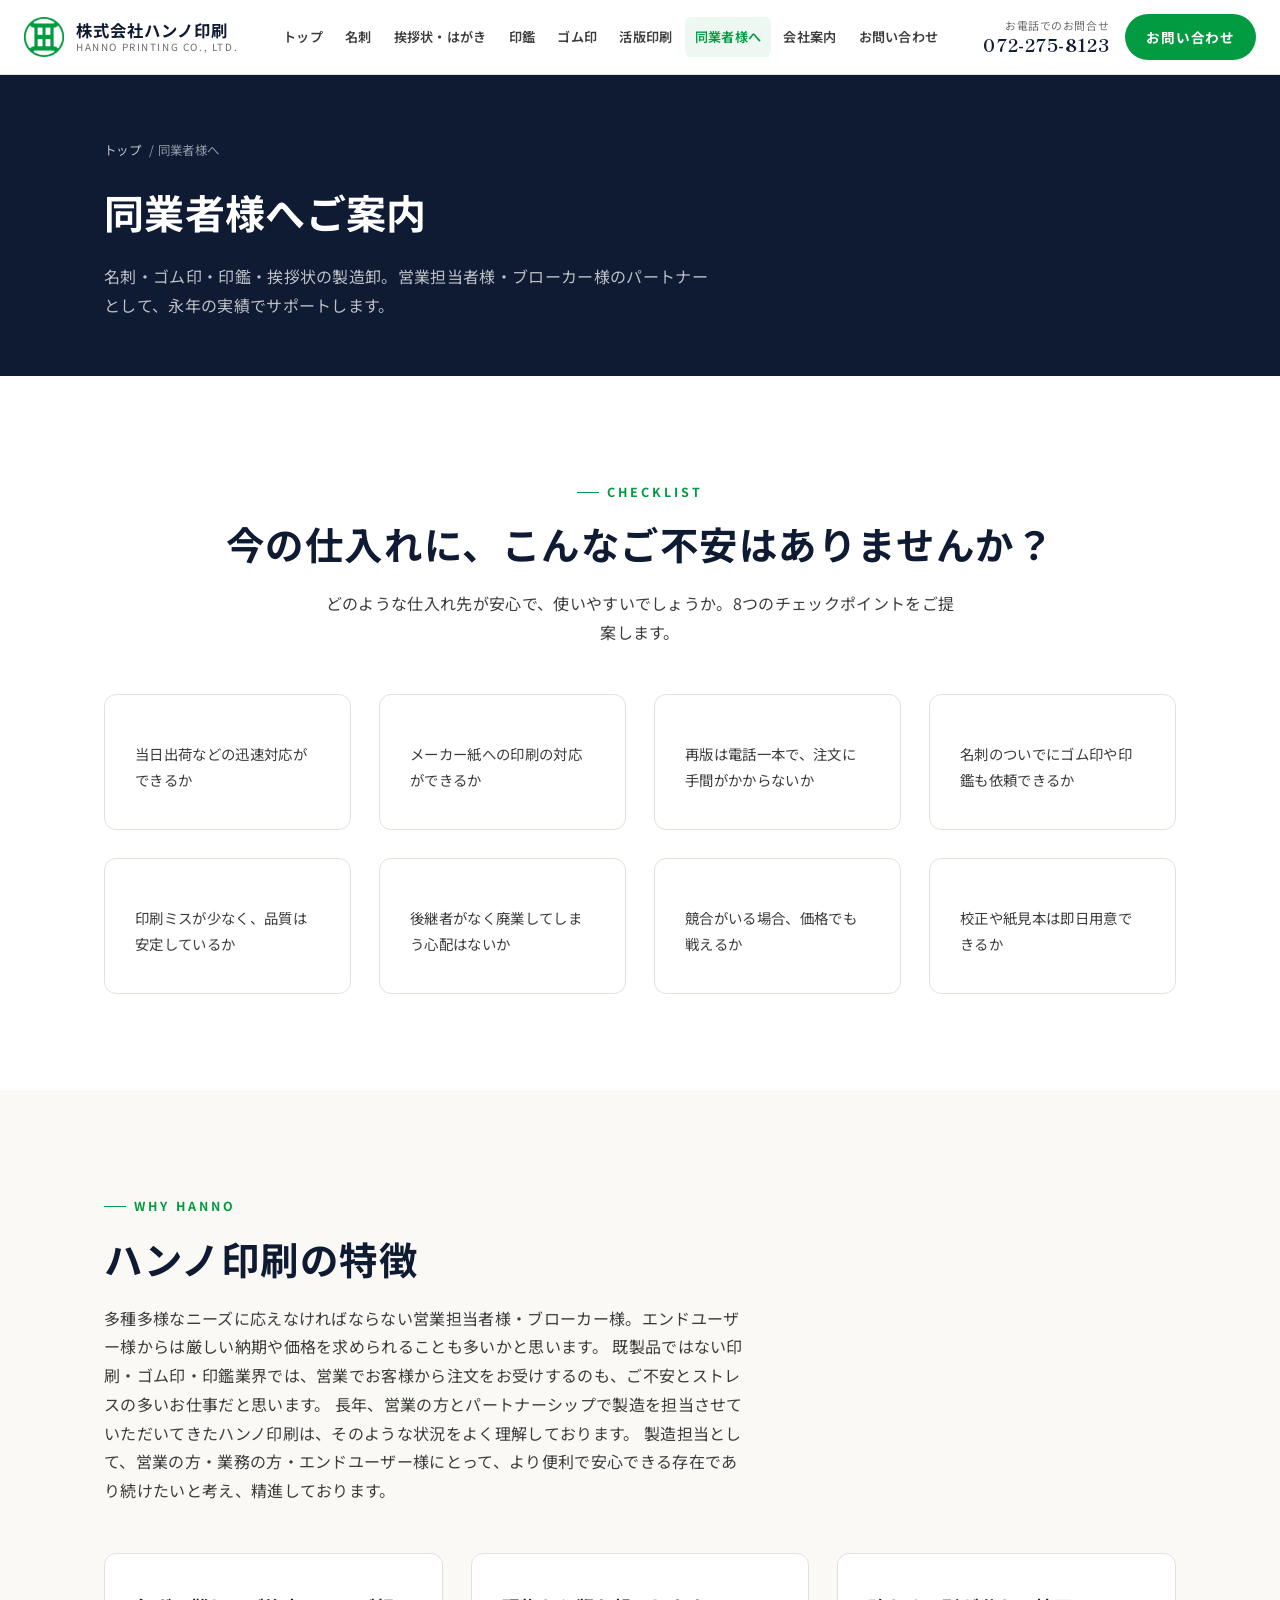
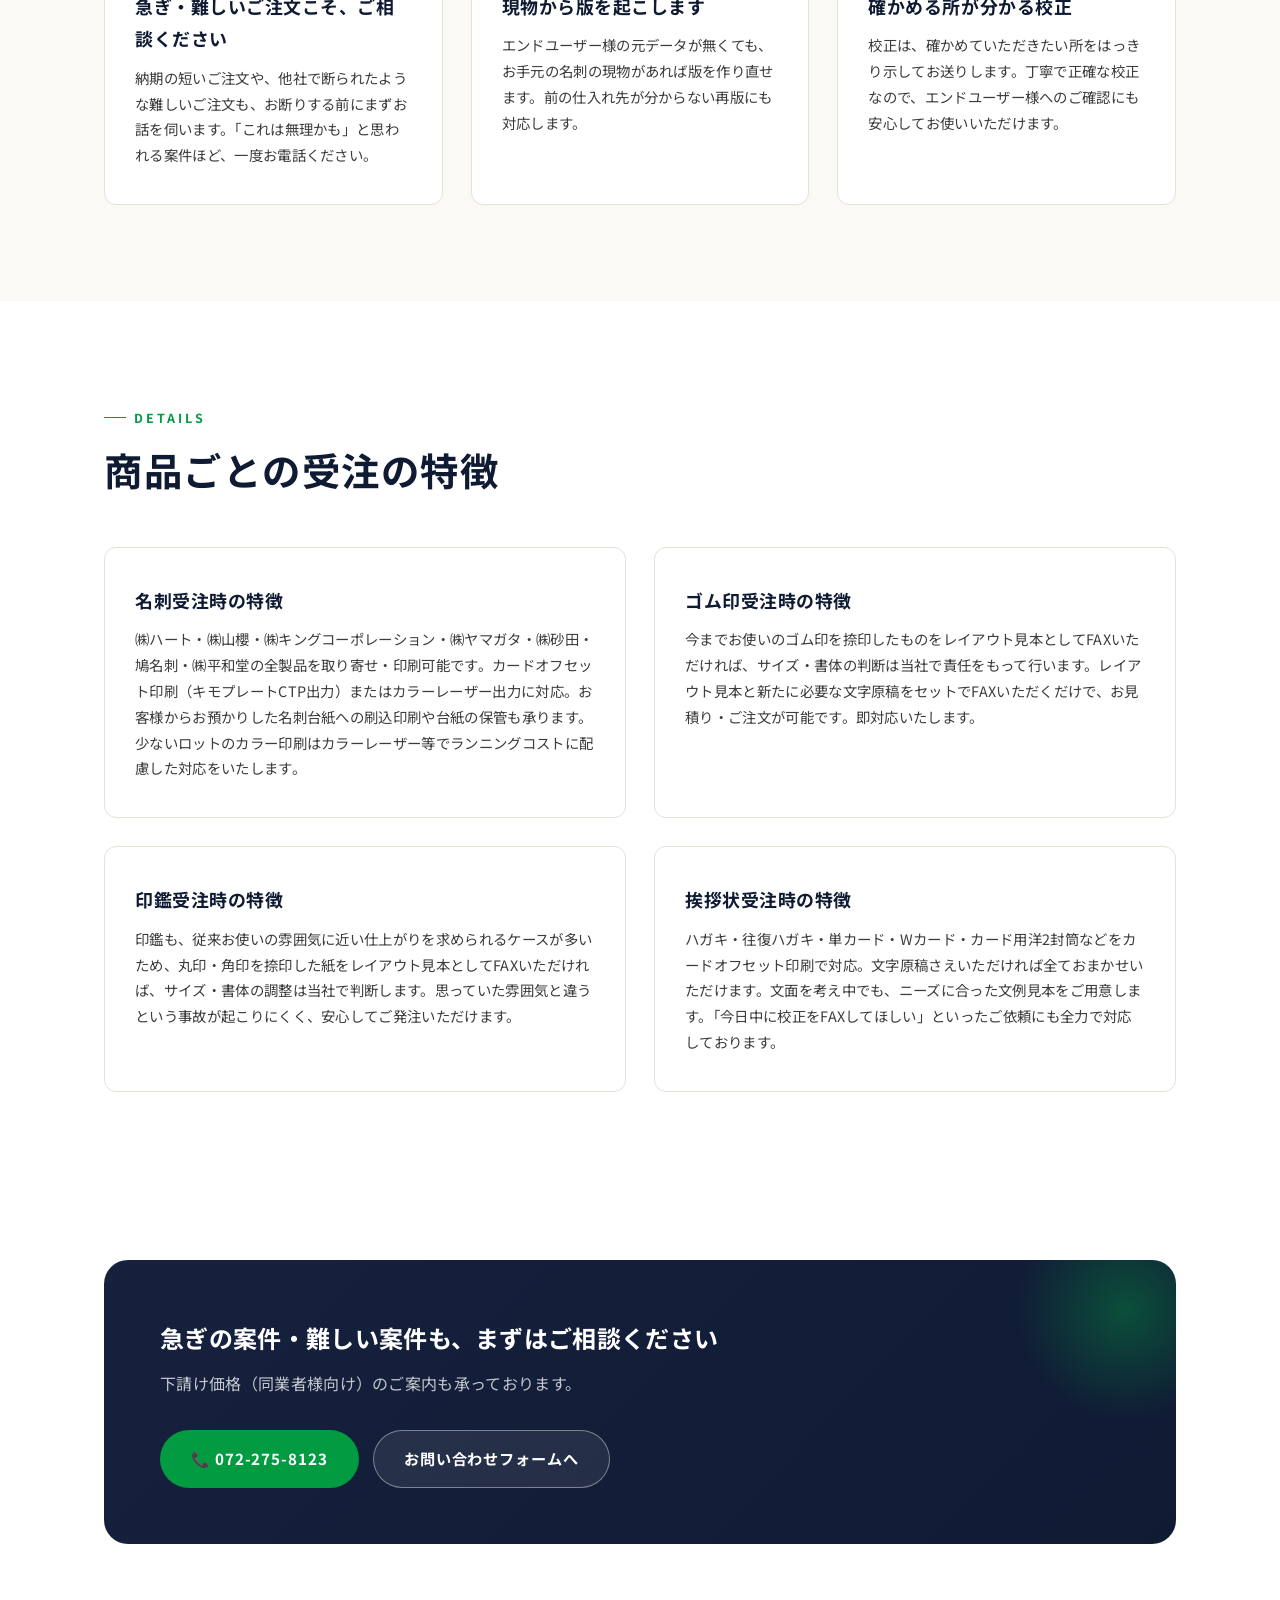
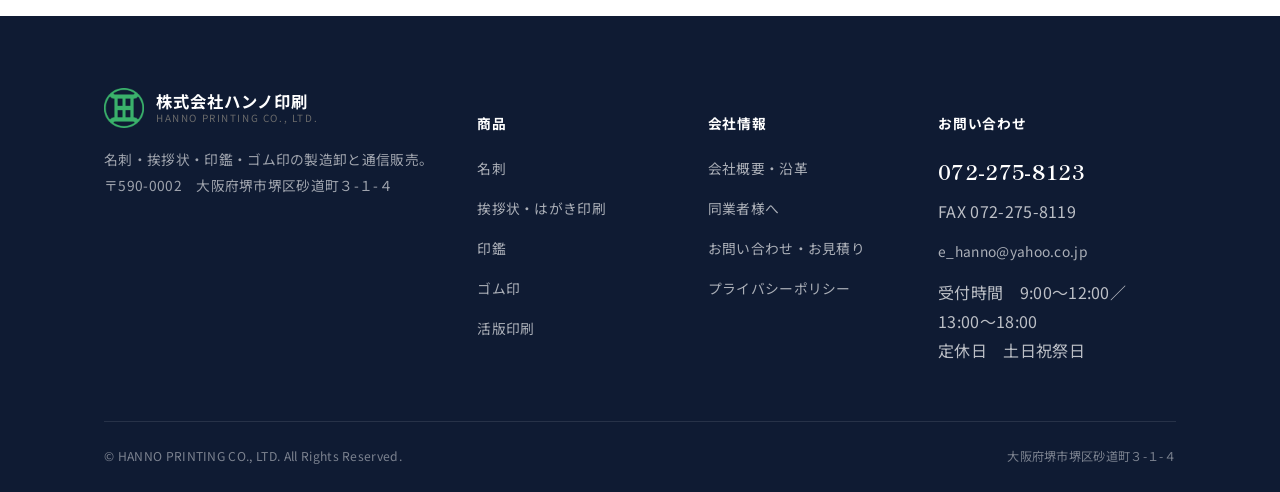
<file: wholesale.html>
<!doctype html>
<html lang="ja">
<head>
<meta charset="UTF-8">
<meta name="viewport" content="width=device-width, initial-scale=1">
<title>同業者様へご案内（製造卸）｜株式会社ハンノ印刷（大阪府堺市）</title>
<meta name="description" content="名刺・ゴム印・印鑑・挨拶状の製造卸。営業担当者様・ブローカー様のパートナーとして、短納期・難しいご注文のご相談、当日出荷などの迅速対応、メーカー紙への印刷対応、電話一本の再版対応など、永年の実績でサポートします。">
<link rel="preconnect" href="https://fonts.googleapis.com">
<link rel="preconnect" href="https://fonts.gstatic.com" crossorigin>
<link href="https://fonts.googleapis.com/css2?family=Noto+Sans+JP:wght@400;500;600;700&family=Shippori+Mincho:wght@600;700&display=swap" rel="stylesheet">
<link rel="stylesheet" href="assets/css/style.css">
</head>
<body>

<header class="site-header">
  <div class="header-inner">
    <a href="index.html" class="brand">
      <img class="brand-mark" src="assets/img/hanno-mark.png" alt="ハンノ印刷の社章">
      <span class="brand-text">
        <span class="brand-jp">株式会社ハンノ印刷</span>
        <span class="brand-en">HANNO PRINTING CO., LTD.</span>
      </span>
    </a>
    <nav class="main-nav">
      <a href="index.html">トップ</a>
      <a href="business-cards.html">名刺</a>
      <a href="greeting-cards.html">挨拶状・はがき</a>
      <a href="inkan.html">印鑑</a>
      <a href="gomuin.html">ゴム印</a>
      <a href="letterpress.html">活版印刷</a>
      <a href="wholesale.html" class="active">同業者様へ</a>
      <a href="company.html">会社案内</a>
      <a href="contact.html">お問い合わせ</a>
    </nav>
    <div class="header-cta">
      <div class="header-tel">
        <span class="tel-label">お電話でのお問合せ</span>
        <a class="tel-number" href="tel:0722758123">072-275-8123</a>
      </div>
      <a href="contact.html" class="btn btn-primary btn-sm">お問い合わせ</a>
      <button class="nav-toggle" aria-label="メニューを開く">
        <svg viewBox="0 0 24 24" width="24" height="24" fill="none" stroke="currentColor" stroke-width="2" stroke-linecap="round"><line x1="3" y1="6" x2="21" y2="6"/><line x1="3" y1="12" x2="21" y2="12"/><line x1="3" y1="18" x2="21" y2="18"/></svg>
      </button>
    </div>
  </div>
</header>

<div class="mobile-nav">
  <div class="mobile-nav-head">
    <span class="brand-jp" style="color:#fff;font-weight:700;">MENU</span>
    <button class="mobile-nav-close" aria-label="閉じる">×</button>
  </div>
  <ul>
    <li><a href="index.html">トップページ</a></li>
    <li><a href="business-cards.html">名刺</a></li>
    <li><a href="greeting-cards.html">挨拶状・はがき印刷</a></li>
    <li><a href="examples.html">挨拶状 文例集</a></li>
    <li><a href="inkan.html">印鑑</a></li>
    <li><a href="gomuin.html">ゴム印</a></li>
    <li><a href="letterpress.html">活版印刷</a></li>
    <li><a href="wholesale.html">同業者様へ</a></li>
    <li><a href="company.html">会社案内</a></li>
    <li><a href="contact.html">お問い合わせ・お見積り</a></li>
    <li><a href="privacy.html">プライバシーポリシー</a></li>
  </ul>
  <a class="mn-tel" href="tel:0722758123">📞 072-275-8123（お電話でのお問合せ）</a>
</div>

<main>

  <div class="page-header">
    <div class="container">
      <div class="crumb"><a href="index.html">トップ</a> / 同業者様へ</div>
      <h1>同業者様へご案内</h1>
      <p>名刺・ゴム印・印鑑・挨拶状の製造卸。営業担当者様・ブローカー様のパートナーとして、永年の実績でサポートします。</p>
    </div>
  </div>

  <section class="section">
    <div class="container">
      <div class="section-head center">
        <span class="eyebrow">Checklist</span>
        <h2 class="section-title">今の仕入れに、こんなご不安はありませんか？</h2>
        <p class="section-lead">どのような仕入れ先が安心で、使いやすいでしょうか。8つのチェックポイントをご提案します。</p>
      </div>
      <div class="grid grid-4">
        <div class="card"><p>当日出荷などの迅速対応ができるか</p></div>
        <div class="card"><p>メーカー紙への印刷の対応ができるか</p></div>
        <div class="card"><p>再版は電話一本で、注文に手間がかからないか</p></div>
        <div class="card"><p>名刺のついでにゴム印や印鑑も依頼できるか</p></div>
        <div class="card"><p>印刷ミスが少なく、品質は安定しているか</p></div>
        <div class="card"><p>後継者がなく廃業してしまう心配はないか</p></div>
        <div class="card"><p>競合がいる場合、価格でも戦えるか</p></div>
        <div class="card"><p>校正や紙見本は即日用意できるか</p></div>
      </div>
    </div>
  </section>

  <section class="section alt">
    <div class="container">
      <div class="section-head">
        <span class="eyebrow">Why Hanno</span>
        <h2 class="section-title">ハンノ印刷の特徴</h2>
        <p class="section-lead">
          多種多様なニーズに応えなければならない営業担当者様・ブローカー様。エンドユーザー様からは厳しい納期や価格を求められることも多いかと思います。
          既製品ではない印刷・ゴム印・印鑑業界では、営業でお客様から注文をお受けするのも、ご不安とストレスの多いお仕事だと思います。
          長年、営業の方とパートナーシップで製造を担当させていただいてきたハンノ印刷は、そのような状況をよく理解しております。
          製造担当として、営業の方・業務の方・エンドユーザー様にとって、より便利で安心できる存在であり続けたいと考え、精進しております。
        </p>
      </div>
      <div class="grid grid-3">
        <div class="card">
          <h3>急ぎ・難しいご注文こそ、ご相談ください</h3>
          <p>納期の短いご注文や、他社で断られたような難しいご注文も、お断りする前にまずお話を伺います。「これは無理かも」と思われる案件ほど、一度お電話ください。</p>
        </div>
        <div class="card">
          <h3>現物から版を起こします</h3>
          <p>エンドユーザー様の元データが無くても、お手元の名刺の現物があれば版を作り直せます。前の仕入れ先が分からない再版にも対応します。</p>
        </div>
        <div class="card">
          <h3>確かめる所が分かる校正</h3>
          <p>校正は、確かめていただきたい所をはっきり示してお送りします。丁寧で正確な校正なので、エンドユーザー様へのご確認にも安心してお使いいただけます。</p>
        </div>
      </div>
    </div>
  </section>

  <section class="section">
    <div class="container">
      <div class="section-head">
        <span class="eyebrow">Details</span>
        <h2 class="section-title">商品ごとの受注の特徴</h2>
      </div>
      <div class="grid grid-2">
        <div class="card">
          <h3>名刺受注時の特徴</h3>
          <p>㈱ハート・㈱山櫻・㈱キングコーポレーション・㈱ヤマガタ・㈱砂田・鳩名刺・㈱平和堂の全製品を取り寄せ・印刷可能です。カードオフセット印刷（キモプレートCTP出力）またはカラーレーザー出力に対応。お客様からお預かりした名刺台紙への刷込印刷や台紙の保管も承ります。少ないロットのカラー印刷はカラーレーザー等でランニングコストに配慮した対応をいたします。</p>
        </div>
        <div class="card">
          <h3>ゴム印受注時の特徴</h3>
          <p>今までお使いのゴム印を捺印したものをレイアウト見本としてFAXいただければ、サイズ・書体の判断は当社で責任をもって行います。レイアウト見本と新たに必要な文字原稿をセットでFAXいただくだけで、お見積り・ご注文が可能です。即対応いたします。</p>
        </div>
        <div class="card">
          <h3>印鑑受注時の特徴</h3>
          <p>印鑑も、従来お使いの雰囲気に近い仕上がりを求められるケースが多いため、丸印・角印を捺印した紙をレイアウト見本としてFAXいただければ、サイズ・書体の調整は当社で判断します。思っていた雰囲気と違うという事故が起こりにくく、安心してご発注いただけます。</p>
        </div>
        <div class="card">
          <h3>挨拶状受注時の特徴</h3>
          <p>ハガキ・往復ハガキ・単カード・Wカード・カード用洋2封筒などをカードオフセット印刷で対応。文字原稿さえいただければ全ておまかせいただけます。文面を考え中でも、ニーズに合った文例見本をご用意します。「今日中に校正をFAXしてほしい」といったご依頼にも全力で対応しております。</p>
        </div>
      </div>
    </div>
  </section>

  <section class="section tight">
    <div class="container">
      <div class="cta-banner">
        <div>
          <h3>急ぎの案件・難しい案件も、まずはご相談ください</h3>
          <p>下請け価格（同業者様向け）のご案内も承っております。</p>
        </div>
        <div class="cta-actions">
          <a href="tel:0722758123" class="btn btn-primary">📞 072-275-8123</a>
          <a href="contact.html" class="btn btn-ghost-light">お問い合わせフォームへ</a>
        </div>
      </div>
    </div>
  </section>

</main>

<footer class="site-footer">
  <div class="container">
    <div class="footer-grid">
      <div class="footer-brand">
        <a href="index.html" class="brand">
          <img class="brand-mark" src="assets/img/hanno-mark-light.png" alt="ハンノ印刷の社章">
          <span class="brand-text">
            <span class="brand-jp">株式会社ハンノ印刷</span>
            <span class="brand-en">HANNO PRINTING CO., LTD.</span>
          </span>
        </a>
        <p>名刺・挨拶状・印鑑・ゴム印の製造卸と通信販売。<br>〒590-0002　大阪府堺市堺区砂道町３-１-４</p>
      </div>
      <div class="footer-col">
        <h5>商品</h5>
        <ul>
          <li><a href="business-cards.html">名刺</a></li>
          <li><a href="greeting-cards.html">挨拶状・はがき印刷</a></li>
          <li><a href="inkan.html">印鑑</a></li>
          <li><a href="gomuin.html">ゴム印</a></li>
          <li><a href="letterpress.html">活版印刷</a></li>
        </ul>
      </div>
      <div class="footer-col">
        <h5>会社情報</h5>
        <ul>
          <li><a href="company.html">会社概要・沿革</a></li>
          <li><a href="wholesale.html">同業者様へ</a></li>
          <li><a href="contact.html">お問い合わせ・お見積り</a></li>
          <li><a href="privacy.html">プライバシーポリシー</a></li>
        </ul>
      </div>
      <div class="footer-col footer-contact">
        <h5>お問い合わせ</h5>
        <a class="tel" href="tel:0722758123">072-275-8123</a>
        <p style="margin-top:6px;">FAX 072-275-8119</p>
        <p style="margin-top:10px;"><a href="mailto:e_hanno@yahoo.co.jp">e_hanno@yahoo.co.jp</a></p>
        <p style="margin-top:14px;">受付時間　9:00〜12:00／13:00〜18:00<br>定休日　土日祝祭日</p>
      </div>
    </div>
    <div class="footer-bottom">
      <span>&copy; HANNO PRINTING CO., LTD. All Rights Reserved.</span>
      <span>大阪府堺市堺区砂道町３-１-４</span>
    </div>
  </div>
</footer>

<div class="mobile-cta">
  <div class="mobile-cta-inner">
    <a href="tel:0722758123" class="call">📞 電話する</a>
    <a href="mailto:e_hanno@yahoo.co.jp" class="mail">✉ メールする</a>
  </div>
</div>

<script src="assets/js/main.js"></script>
</body>
</html>
</file>
<file: assets/css/style.css>
/* ===========================================================
   ハンノ印刷 コーポレートサイト共通スタイル
   =========================================================== */

:root {
  /* Brand colors */
  --navy-900: #0f1b33;
  --navy-800: #16213e;
  --navy-700: #1f2d4d;
  --navy-600: #2c3f68;
  --seal-600: #027f35;
  --seal-500: #029b41;
  --seal-400: #3ab16b;
  --seal-050: #edf8f2;

  --paper-000: #ffffff;
  --paper-050: #faf9f6;
  --paper-100: #f3f1ea;
  --ink-900: #1c1c1c;
  --ink-700: #3c3c3c;
  --ink-500: #6b6b6b;
  --ink-300: #a3a3a3;
  --line-200: #e4e1d8;

  --font-jp: "Noto Sans JP", "Hiragino Sans", "Yu Gothic", system-ui, -apple-system, sans-serif;
  --font-serif-jp: "Shippori Mincho", "Noto Serif JP", "Yu Mincho", serif;

  --container: 1120px;
  --radius-sm: 6px;
  --radius-md: 12px;
  --radius-lg: 24px;
  --shadow-sm: 0 2px 10px rgba(15, 27, 51, 0.06);
  --shadow-md: 0 12px 32px rgba(15, 27, 51, 0.10);
  --transition: 200ms ease;
}

*, *::before, *::after { box-sizing: border-box; }
html { scroll-behavior: smooth; }

html, body { overflow-x: hidden; }

body {
  margin: 0;
  font-family: var(--font-jp);
  color: var(--ink-900);
  background: var(--paper-000);
  line-height: 1.8;
  letter-spacing: 0.02em;
  -webkit-font-smoothing: antialiased;
}

img { max-width: 100%; display: block; }
a { color: inherit; text-decoration: none; }
ul { list-style: none; margin: 0; padding: 0; }
h1, h2, h3, h4, p { margin: 0; }

.container {
  width: 100%;
  max-width: var(--container);
  margin: 0 auto;
  padding: 0 24px;
}

/* ---------- Typography helpers ---------- */
.eyebrow {
  display: inline-flex;
  align-items: center;
  gap: 8px;
  font-size: 0.78rem;
  font-weight: 700;
  letter-spacing: 0.24em;
  color: var(--seal-500);
  text-transform: uppercase;
}
.eyebrow::before {
  content: "";
  width: 22px;
  height: 1px;
  background: var(--seal-500);
}
.section-title {
  font-size: clamp(1.6rem, 1.2rem + 1.6vw, 2.4rem);
  font-weight: 700;
  letter-spacing: 0.04em;
  color: var(--navy-900);
  margin-top: 12px;
  line-height: 1.5;
}
.section-lead {
  margin-top: 16px;
  color: var(--ink-700);
  font-size: 1rem;
  max-width: 640px;
}
.section-head { margin-bottom: 48px; }
.section-head.center { text-align: center; margin-left: auto; margin-right: auto; }
.section-head.center .section-lead { margin-left: auto; margin-right: auto; }

/* ---------- Buttons ---------- */
.btn {
  display: inline-flex;
  align-items: center;
  justify-content: center;
  gap: 8px;
  padding: 14px 30px;
  border-radius: 999px;
  font-weight: 700;
  font-size: 0.95rem;
  letter-spacing: 0.06em;
  border: 1.5px solid transparent;
  cursor: pointer;
  transition: all var(--transition);
  white-space: nowrap;
}
.btn-primary { background: var(--seal-500); color: #fff; }
.btn-primary:hover { background: var(--seal-600); transform: translateY(-1px); }
.btn-outline { background: transparent; border-color: var(--navy-800); color: var(--navy-800); }
.btn-outline:hover { background: var(--navy-800); color: #fff; }
.btn-ghost-light { background: rgba(255,255,255,0.08); border-color: rgba(255,255,255,0.4); color: #fff; }
.btn-ghost-light:hover { background: #fff; color: var(--navy-900); }
.btn-block { width: 100%; }
.btn-sm { padding: 10px 20px; font-size: 0.85rem; }

/* ---------- Header ---------- */
.site-header {
  position: sticky;
  top: 0;
  z-index: 100;
  background: rgba(255,255,255,0.92);
  backdrop-filter: saturate(180%) blur(10px);
  border-bottom: 1px solid var(--line-200);
}
.header-inner {
  display: flex;
  align-items: center;
  justify-content: space-between;
  gap: 16px;
  padding: 14px 24px;
  max-width: 1320px;
  margin: 0 auto;
}
.brand {
  display: flex;
  align-items: center;
  gap: 12px;
  color: var(--navy-900);
}
.brand-mark {
  width: 40px;
  height: 40px;
  object-fit: contain;
  flex-shrink: 0;
}
.brand-text { display: flex; flex-direction: column; line-height: 1.3; white-space: nowrap; }
.brand-text .brand-jp { font-weight: 700; font-size: 1.02rem; letter-spacing: 0.06em; }
.brand-text .brand-en { font-size: 0.62rem; letter-spacing: 0.16em; color: var(--ink-500); }

.main-nav { display: flex; align-items: center; gap: 2px; }
.main-nav a {
  padding: 8px 10px;
  font-size: 0.82rem;
  font-weight: 600;
  color: var(--ink-700);
  border-radius: var(--radius-sm);
  white-space: nowrap;
  transition: color var(--transition), background var(--transition);
}
.main-nav a:hover, .main-nav a.active { color: var(--seal-500); background: var(--seal-050); }

.header-cta { display: flex; align-items: center; gap: 16px; }
.header-tel {
  display: flex;
  flex-direction: column;
  line-height: 1.25;
  text-align: right;
  white-space: nowrap;
  flex-shrink: 0;
}
.header-tel .tel-number {
  font-family: var(--font-serif-jp);
  font-size: 1.15rem;
  font-weight: 700;
  color: var(--navy-900);
}
.header-tel .tel-label { font-size: 0.68rem; color: var(--ink-500); letter-spacing: 0.05em; }

.nav-toggle {
  display: none;
  align-items: center;
  justify-content: center;
  width: 40px;
  height: 40px;
  border: none;
  background: none;
  color: var(--navy-900);
  cursor: pointer;
  flex-shrink: 0;
  padding: 0;
}

/* ---------- Hero ---------- */
.hero {
  position: relative;
  background: radial-gradient(120% 140% at 100% 0%, #eef3fb, var(--paper-000) 55%);
  color: var(--ink-900);
  overflow: hidden;
  border-bottom: 1px solid var(--line-200);
}
.hero::before {
  content: "";
  position: absolute;
  right: -120px;
  top: -120px;
  width: 480px;
  height: 480px;
  border-radius: 50%;
  border: 1px solid rgba(22,33,62,0.08);
}
.hero::after {
  content: "";
  position: absolute;
  right: 40px;
  bottom: -160px;
  width: 340px;
  height: 340px;
  border-radius: 50%;
  background: radial-gradient(circle, rgba(2,155,65,0.14), transparent 70%);
}
.hero-inner {
  position: relative;
  z-index: 1;
  max-width: var(--container);
  margin: 0 auto;
  padding: 100px 24px 120px;
  display: grid;
  grid-template-columns: 1.1fr 0.9fr;
  gap: 40px;
  align-items: center;
}
.hero-eyebrow {
  display: inline-flex;
  align-items: center;
  gap: 10px;
  font-size: 0.78rem;
  font-weight: 700;
  letter-spacing: 0.28em;
  color: var(--seal-500);
  text-transform: uppercase;
}
.hero-eyebrow::before { content: ""; width: 30px; height: 1px; background: var(--seal-500); }
.hero h1 {
  margin-top: 20px;
  font-size: clamp(2.1rem, 1.5rem + 2.4vw, 3.4rem);
  font-weight: 700;
  line-height: 1.5;
  letter-spacing: 0.03em;
  color: var(--navy-900);
}
.hero h1 em {
  font-style: normal;
  color: var(--seal-500);
}
.hero-lead {
  margin-top: 24px;
  font-size: 1.02rem;
  color: var(--ink-700);
  max-width: 480px;
  line-height: 1.9;
}
.hero-actions { margin-top: 36px; display: flex; flex-wrap: wrap; gap: 14px; }
.hero-stats {
  margin-top: 56px;
  display: flex;
  gap: 36px;
  flex-wrap: wrap;
}
.hero-stats .stat-num {
  font-family: var(--font-serif-jp);
  font-size: 2rem;
  font-weight: 700;
  color: var(--navy-900);
}
.hero-stats .stat-label { font-size: 0.76rem; color: var(--ink-500); margin-top: 4px; }

.hero-visual {
  position: relative;
  display: flex;
  align-items: center;
  justify-content: center;
}
.seal-emblem {
  width: min(320px, 80vw);
  aspect-ratio: 1;
  border-radius: 50%;
  border: 2px solid rgba(22,33,62,0.14);
  display: flex;
  align-items: center;
  justify-content: center;
  position: relative;
}
.seal-emblem::before {
  content: "";
  position: absolute;
  inset: 22px;
  border-radius: 50%;
  border: 1px solid rgba(22,33,62,0.10);
}
.seal-emblem .seal-core {
  width: 62%;
  aspect-ratio: 1;
  border-radius: 50%;
  background: linear-gradient(155deg, var(--seal-500), var(--seal-600));
  display: flex;
  align-items: center;
  justify-content: center;
  box-shadow: 0 20px 60px rgba(2,155,65,0.45);
}
.seal-core span {
  font-family: var(--font-serif-jp);
  writing-mode: vertical-rl;
  color: #fff;
  font-size: 1.6rem;
  font-weight: 700;
  letter-spacing: 0.2em;
}

/* ---------- Trust strip ---------- */
.trust-strip { background: var(--paper-100); border-top: 1px solid var(--line-200); border-bottom: 1px solid var(--line-200); }
.trust-strip .container {
  display: flex;
  flex-wrap: wrap;
  gap: 18px 40px;
  padding: 18px 24px;
  justify-content: center;
}
.trust-strip .trust-item {
  color: var(--ink-700);
  font-size: 0.82rem;
  font-weight: 600;
  display: flex;
  align-items: center;
  gap: 8px;
}
.trust-strip .trust-item::before {
  content: "";
  width: 6px;
  height: 6px;
  border-radius: 50%;
  background: var(--seal-400);
}

/* ---------- Section base ---------- */
.section { padding: 96px 0; }
.section.tight { padding: 72px 0; }
.section.alt { background: var(--paper-050); }
.section.dark { background: var(--navy-900); color: #fff; }
.section.dark .section-title { color: #fff; }
.section.dark .section-lead { color: rgba(255,255,255,0.72); }

/* ---------- Product / feature cards ---------- */
.grid { display: grid; gap: 28px; }
.grid-2 { grid-template-columns: repeat(2, 1fr); }
.grid-3 { grid-template-columns: repeat(3, 1fr); }
.grid-4 { grid-template-columns: repeat(4, 1fr); }

.card {
  background: #fff;
  border: 1px solid var(--line-200);
  border-radius: var(--radius-md);
  padding: 36px 30px;
  transition: transform var(--transition), box-shadow var(--transition);
}
.card:hover { transform: translateY(-4px); box-shadow: var(--shadow-md); }
.card-icon {
  width: 52px;
  height: 52px;
  border-radius: 14px;
  background: var(--seal-050);
  color: var(--seal-500);
  display: flex;
  align-items: center;
  justify-content: center;
  margin-bottom: 20px;
}
.card-icon svg { width: 26px; height: 26px; }
.card h3 { font-size: 1.12rem; font-weight: 700; color: var(--navy-900); letter-spacing: 0.03em; }
.card p { margin-top: 10px; font-size: 0.9rem; color: var(--ink-700); }
.card .card-link {
  margin-top: 18px;
  display: inline-flex;
  align-items: center;
  gap: 6px;
  font-size: 0.85rem;
  font-weight: 700;
  color: var(--seal-500);
}

.product-card {
  display: block;
  border-radius: var(--radius-lg);
  overflow: hidden;
  border: 1px solid var(--line-200);
  background: #fff;
  transition: transform var(--transition), box-shadow var(--transition);
}
.product-card:hover { transform: translateY(-6px); box-shadow: var(--shadow-md); }
.product-card .thumb {
  aspect-ratio: 4/3;
  background: linear-gradient(150deg, var(--navy-800), var(--navy-900));
  display: flex;
  align-items: center;
  justify-content: center;
  position: relative;
  overflow: hidden;
}
.product-card .thumb svg { width: 56px; height: 56px; color: rgba(255,255,255,0.9); }
.product-card .thumb::after {
  content: "";
  position: absolute;
  inset: 0;
  background: radial-gradient(circle at 80% 20%, rgba(2,155,65,0.35), transparent 60%);
}
.product-card .body { padding: 24px 26px 28px; }
.product-card .tag {
  font-size: 0.7rem;
  font-weight: 700;
  color: var(--seal-500);
  letter-spacing: 0.1em;
}
.product-card h3 { margin-top: 8px; font-size: 1.2rem; font-weight: 700; color: var(--navy-900); }
.product-card p { margin-top: 10px; font-size: 0.88rem; color: var(--ink-700); }
.product-card .more { margin-top: 16px; font-size: 0.84rem; font-weight: 700; color: var(--navy-900); display: flex; align-items: center; gap: 6px; }

/* ---------- Steps ---------- */
.steps { counter-reset: step; display: grid; grid-template-columns: repeat(4, 1fr); gap: 24px; }
.step { position: relative; padding-top: 8px; }
.step::before {
  counter-increment: step;
  content: "0" counter(step);
  font-family: var(--font-serif-jp);
  font-size: 2.2rem;
  font-weight: 700;
  color: var(--line-200);
}
.step h4 { margin-top: 10px; font-size: 1rem; font-weight: 700; color: var(--navy-900); }
.step p { margin-top: 8px; font-size: 0.86rem; color: var(--ink-700); }

/* ---------- Photo frame ---------- */
.photo-frame {
  border-radius: var(--radius-lg);
  overflow: hidden;
  box-shadow: var(--shadow-md);
  aspect-ratio: 4/3;
}
.photo-frame img { width: 100%; height: 100%; object-fit: cover; }

/* ---------- Timeline ---------- */
.timeline { position: relative; margin-top: 12px; }
.timeline::before {
  content: "";
  position: absolute;
  left: 128px;
  top: 6px;
  bottom: 6px;
  width: 1px;
  background: var(--line-200);
}
.timeline-item {
  position: relative;
  display: grid;
  grid-template-columns: 128px 1fr;
  gap: 28px;
  padding: 18px 0;
}
.timeline-item .t-year {
  font-family: var(--font-serif-jp);
  font-weight: 700;
  font-size: 0.92rem;
  color: var(--seal-500);
  text-align: right;
  padding-right: 24px;
  position: relative;
  white-space: nowrap;
}
.timeline-item .t-year::after {
  content: "";
  position: absolute;
  right: -5px;
  top: 6px;
  width: 9px;
  height: 9px;
  border-radius: 50%;
  background: var(--seal-500);
  border: 2px solid #fff;
  box-shadow: 0 0 0 1px var(--line-200);
}
.timeline-item .t-body { font-size: 0.92rem; color: var(--ink-700); }
.timeline-item .t-body strong { color: var(--navy-900); }

/* ---------- Tables ---------- */
.table-scroll { overflow-x: auto; border: 1px solid var(--line-200); border-radius: var(--radius-md); }
table.price-table { width: 100%; border-collapse: collapse; min-width: 560px; font-size: 0.88rem; }
table.price-table caption { text-align: left; padding: 16px 20px 0; font-weight: 700; color: var(--navy-900); }
table.price-table th, table.price-table td { padding: 13px 16px; border-bottom: 1px solid var(--line-200); text-align: center; white-space: nowrap; }
table.price-table th { background: var(--navy-900); color: #fff; font-weight: 600; font-size: 0.8rem; letter-spacing: 0.04em; }
table.price-table td:first-child, table.price-table th:first-child { text-align: left; position: sticky; left: 0; background: var(--paper-050); }
table.price-table th:first-child { background: var(--navy-900); }
table.price-table tbody tr:nth-child(even) td { background: var(--paper-050); }
table.price-table tbody tr:nth-child(even) td:first-child { background: #f0eee5; }
.table-note { margin-top: 12px; font-size: 0.8rem; color: var(--ink-500); }

/* ---------- Material / spec grid ---------- */
.spec-list { display: grid; grid-template-columns: repeat(2, 1fr); border-top: 1px solid var(--line-200); }
.spec-list dt, .spec-list dd { padding: 16px 4px; border-bottom: 1px solid var(--line-200); margin: 0; }
.spec-list dt { color: var(--ink-500); font-size: 0.84rem; grid-column: 1; }
.spec-list dd { color: var(--navy-900); font-weight: 600; font-size: 0.92rem; grid-column: 2; }

/* ---------- CTA banner ---------- */
.cta-banner {
  border-radius: var(--radius-lg);
  background: linear-gradient(135deg, var(--navy-800), var(--navy-900));
  color: #fff;
  padding: 56px;
  display: flex;
  align-items: center;
  justify-content: space-between;
  gap: 32px;
  flex-wrap: wrap;
  position: relative;
  overflow: hidden;
}
.cta-banner::after {
  content: "";
  position: absolute;
  right: -60px;
  top: -60px;
  width: 220px;
  height: 220px;
  border-radius: 50%;
  background: radial-gradient(circle, rgba(2,155,65,0.4), transparent 70%);
}
.cta-banner h3 { font-size: 1.5rem; font-weight: 700; position: relative; z-index: 1; }
.cta-banner p { margin-top: 10px; color: rgba(255,255,255,0.75); position: relative; z-index: 1; }
.cta-banner .cta-actions { display: flex; gap: 14px; flex-wrap: wrap; position: relative; z-index: 1; }

/* ---------- Contact quick cards ---------- */
.contact-quick { display: grid; grid-template-columns: repeat(3, 1fr); gap: 20px; }
.contact-quick .qc {
  border: 1px solid var(--line-200);
  border-radius: var(--radius-md);
  padding: 26px;
  text-align: center;
}
.contact-quick .qc .qc-label { font-size: 0.78rem; color: var(--ink-500); letter-spacing: 0.06em; }
.contact-quick .qc .qc-value { margin-top: 8px; font-family: var(--font-serif-jp); font-size: 1.4rem; font-weight: 700; color: var(--navy-900); }
.contact-quick .qc .qc-sub { margin-top: 4px; font-size: 0.78rem; color: var(--ink-500); }

/* ---------- Forms ---------- */
.form-grid { display: grid; gap: 18px; }
.field label { display: block; font-size: 0.85rem; font-weight: 700; color: var(--navy-900); margin-bottom: 8px; }
.field .req { color: var(--seal-500); font-size: 0.72rem; margin-left: 6px; }
.field input, .field select, .field textarea {
  width: 100%;
  padding: 13px 16px;
  border: 1px solid var(--line-200);
  border-radius: var(--radius-sm);
  font-family: inherit;
  font-size: 0.92rem;
  background: var(--paper-050);
}
.field textarea { resize: vertical; min-height: 140px; }
.field input:focus, .field select:focus, .field textarea:focus {
  outline: none;
  border-color: var(--seal-500);
  background: #fff;
}
.field-row { display: grid; grid-template-columns: 1fr 1fr; gap: 18px; }

/* ---------- Breadcrumb / page header ---------- */
.page-header {
  background: var(--navy-900);
  color: #fff;
  padding: 64px 0 56px;
}
.page-header .crumb { font-size: 0.78rem; color: rgba(255,255,255,0.55); display: flex; gap: 8px; align-items: center; }
.page-header .crumb a { color: rgba(255,255,255,0.75); }
.page-header h1 { margin-top: 14px; font-size: clamp(1.7rem, 1.3rem + 1.6vw, 2.5rem); font-weight: 700; }
.page-header p { margin-top: 14px; color: rgba(255,255,255,0.72); max-width: 620px; }

/* ---------- FAQ ---------- */
.faq-item { border-bottom: 1px solid var(--line-200); padding: 22px 0; }
.faq-item h4 { font-size: 0.98rem; font-weight: 700; color: var(--navy-900); display: flex; gap: 12px; }
.faq-item h4::before { content: "Q"; color: var(--seal-500); font-family: var(--font-serif-jp); }
.faq-item .a { margin-top: 10px; font-size: 0.9rem; color: var(--ink-700); display: flex; gap: 12px; }
.faq-item .a::before { content: "A"; color: var(--ink-300); font-family: var(--font-serif-jp); font-weight: 700; }

/* ---------- Footer ---------- */
.site-footer { background: var(--navy-900); color: rgba(255,255,255,0.72); padding: 72px 0 0; }
.footer-grid {
  display: grid;
  grid-template-columns: 1.4fr 0.8fr 0.8fr 1fr;
  gap: 40px;
  padding-bottom: 56px;
  border-bottom: 1px solid rgba(255,255,255,0.1);
}
.footer-brand .brand { color: #fff; margin-bottom: 18px; }
.footer-brand p { font-size: 0.86rem; line-height: 1.9; color: rgba(255,255,255,0.6); }
.footer-col h5 { color: #fff; font-size: 0.86rem; letter-spacing: 0.06em; margin-bottom: 18px; }
.footer-col ul li { margin-bottom: 11px; }
.footer-col a { font-size: 0.86rem; color: rgba(255,255,255,0.65); transition: color var(--transition); }
.footer-col a:hover { color: #fff; }
.footer-contact .tel { font-family: var(--font-serif-jp); font-size: 1.3rem; font-weight: 700; color: #fff; }
.footer-bottom {
  display: flex;
  justify-content: space-between;
  align-items: center;
  flex-wrap: wrap;
  gap: 12px;
  padding: 24px 0;
  font-size: 0.76rem;
  color: rgba(255,255,255,0.45);
}

/* ---------- Sticky mobile CTA ---------- */
.mobile-cta {
  display: none;
  position: fixed;
  bottom: 0;
  left: 0;
  right: 0;
  z-index: 200;
  background: #fff;
  border-top: 1px solid var(--line-200);
  box-shadow: 0 -8px 24px rgba(0,0,0,0.08);
}
.mobile-cta-inner { display: grid; grid-template-columns: 1fr 1fr; }
.mobile-cta a {
  padding: 14px 10px;
  text-align: center;
  font-weight: 700;
  font-size: 0.85rem;
  display: flex;
  align-items: center;
  justify-content: center;
  gap: 8px;
}
.mobile-cta a.call { background: var(--seal-500); color: #fff; }
.mobile-cta a.mail { background: var(--navy-900); color: #fff; }

/* =========================================================
   Responsive
   ========================================================= */
@media (max-width: 980px) {
  .main-nav { display: none; }
  .nav-toggle { display: flex; }
  .header-tel { display: none; }
  .header-cta > a.btn { display: none; }
  .brand-text { white-space: normal; }
  .brand-text .brand-jp { font-size: 0.92rem; }
  .hero-inner { grid-template-columns: 1fr; padding: 64px 24px 80px; text-align: left; }
  .hero-visual { order: -1; margin-bottom: 12px; }
  .seal-emblem { width: 200px; }
  .grid-2, .grid-3, .grid-4 { grid-template-columns: repeat(2, 1fr); }
  .steps { grid-template-columns: repeat(2, 1fr); }
  .footer-grid { grid-template-columns: 1fr 1fr; }
  .contact-quick { grid-template-columns: 1fr; }
  .field-row { grid-template-columns: 1fr; }
  .mobile-cta { display: block; }
  body { padding-bottom: 56px; }
}

@media (max-width: 640px) {
  .section { padding: 64px 0; }
  .grid-2, .grid-3, .grid-4 { grid-template-columns: 1fr; }
  .steps { grid-template-columns: 1fr; }
  .footer-grid { grid-template-columns: 1fr; gap: 32px; }
  .spec-list { grid-template-columns: 1fr; }
  .spec-list dt { grid-column: 1; padding-bottom: 2px; border-bottom: none; }
  .spec-list dd { grid-column: 1; padding-top: 2px; }
  .cta-banner { padding: 36px 24px; flex-direction: column; align-items: flex-start; }
  .page-header { padding: 48px 0 40px; }
  .timeline::before { left: 88px; }
  .timeline-item { grid-template-columns: 88px 1fr; gap: 16px; }
  .timeline-item .t-year { font-size: 0.8rem; padding-right: 16px; white-space: normal; }
}

/* ---------- Mobile nav drawer ---------- */
.mobile-nav {
  position: fixed;
  inset: 0;
  z-index: 300;
  background: var(--navy-900);
  color: #fff;
  transform: translateX(100%);
  transition: transform 260ms ease;
  overflow-y: auto;
}
.mobile-nav.open { transform: translateX(0); }
.mobile-nav-head { display: flex; justify-content: space-between; align-items: center; padding: 18px 24px; border-bottom: 1px solid rgba(255,255,255,0.1); }
.mobile-nav-close { background: none; border: none; color: #fff; font-size: 1.6rem; cursor: pointer; }
.mobile-nav ul { padding: 12px 24px 40px; }
.mobile-nav li { border-bottom: 1px solid rgba(255,255,255,0.08); }
.mobile-nav a { display: block; padding: 18px 4px; font-size: 1.05rem; font-weight: 600; }
.mobile-nav .mn-tel { margin: 20px 0; display: block; text-align: center; padding: 16px; background: var(--seal-500); border-radius: 999px; font-weight: 700; }
</file>
